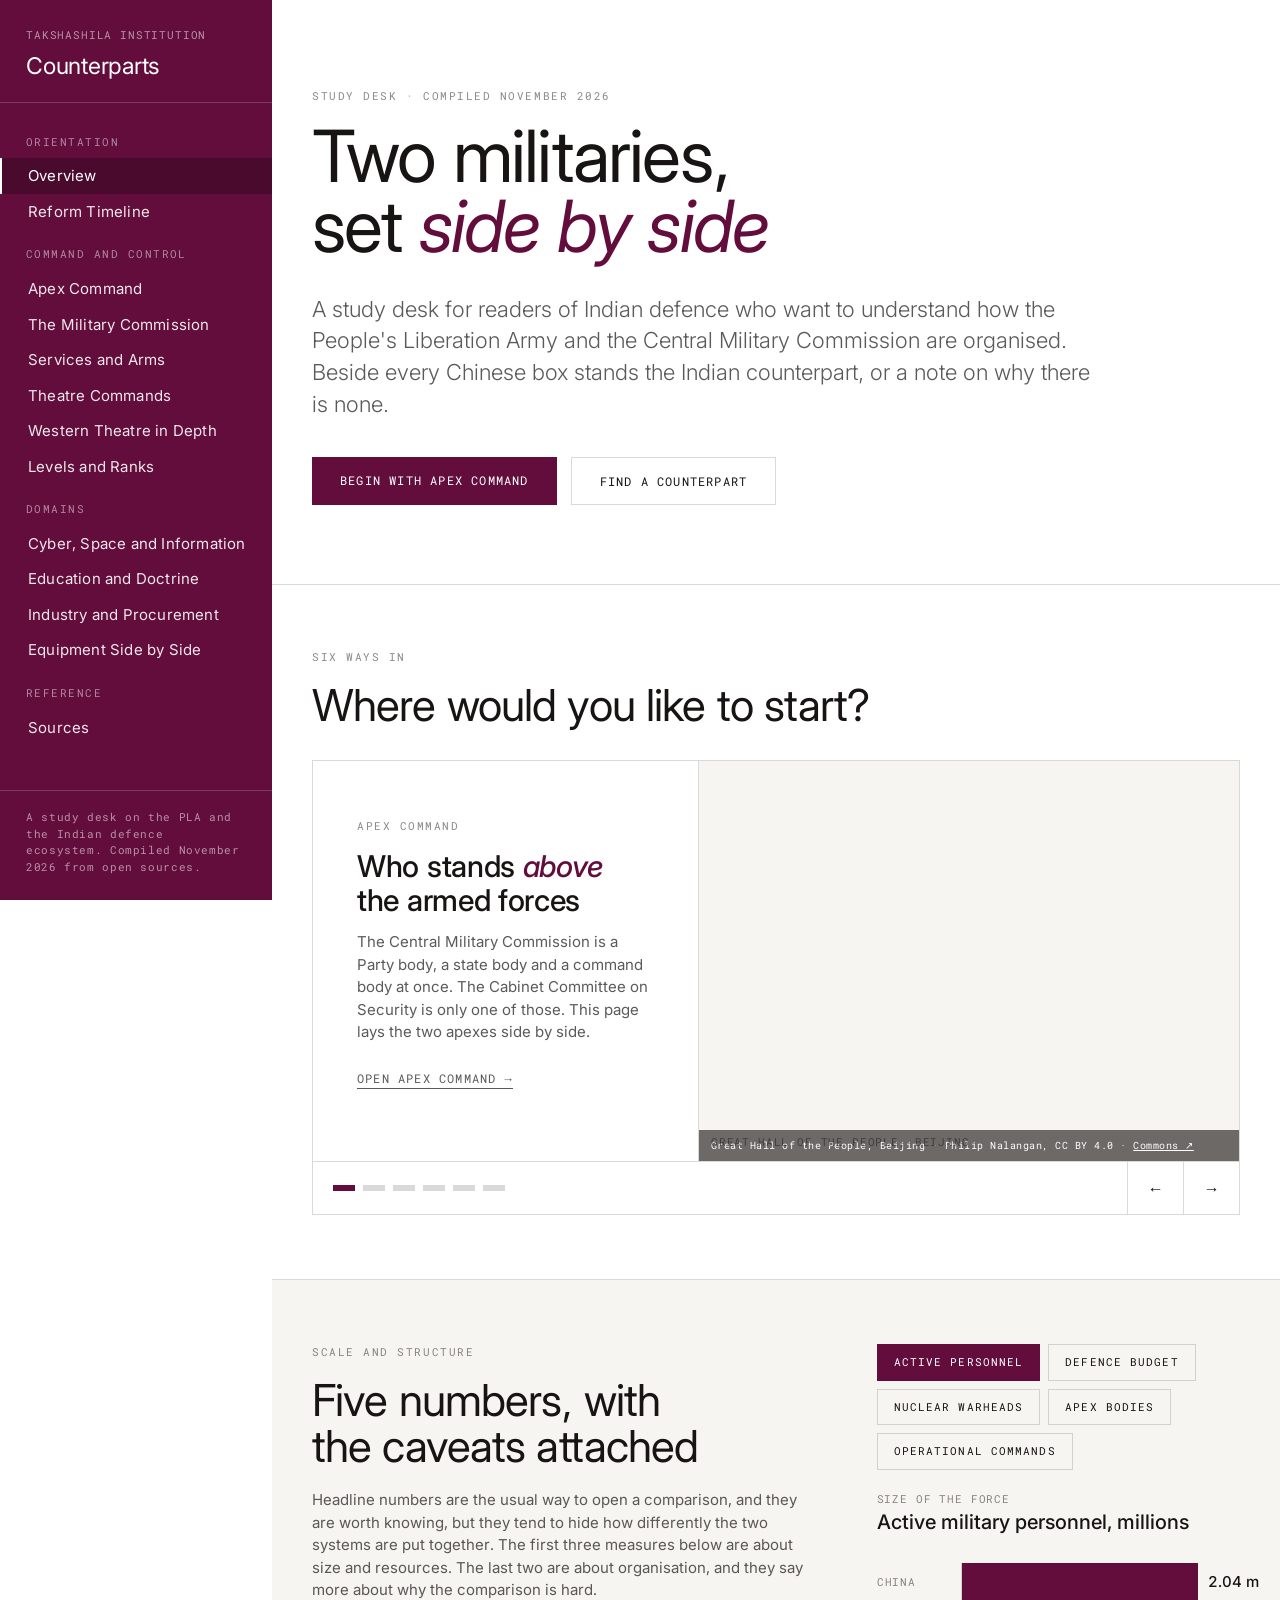
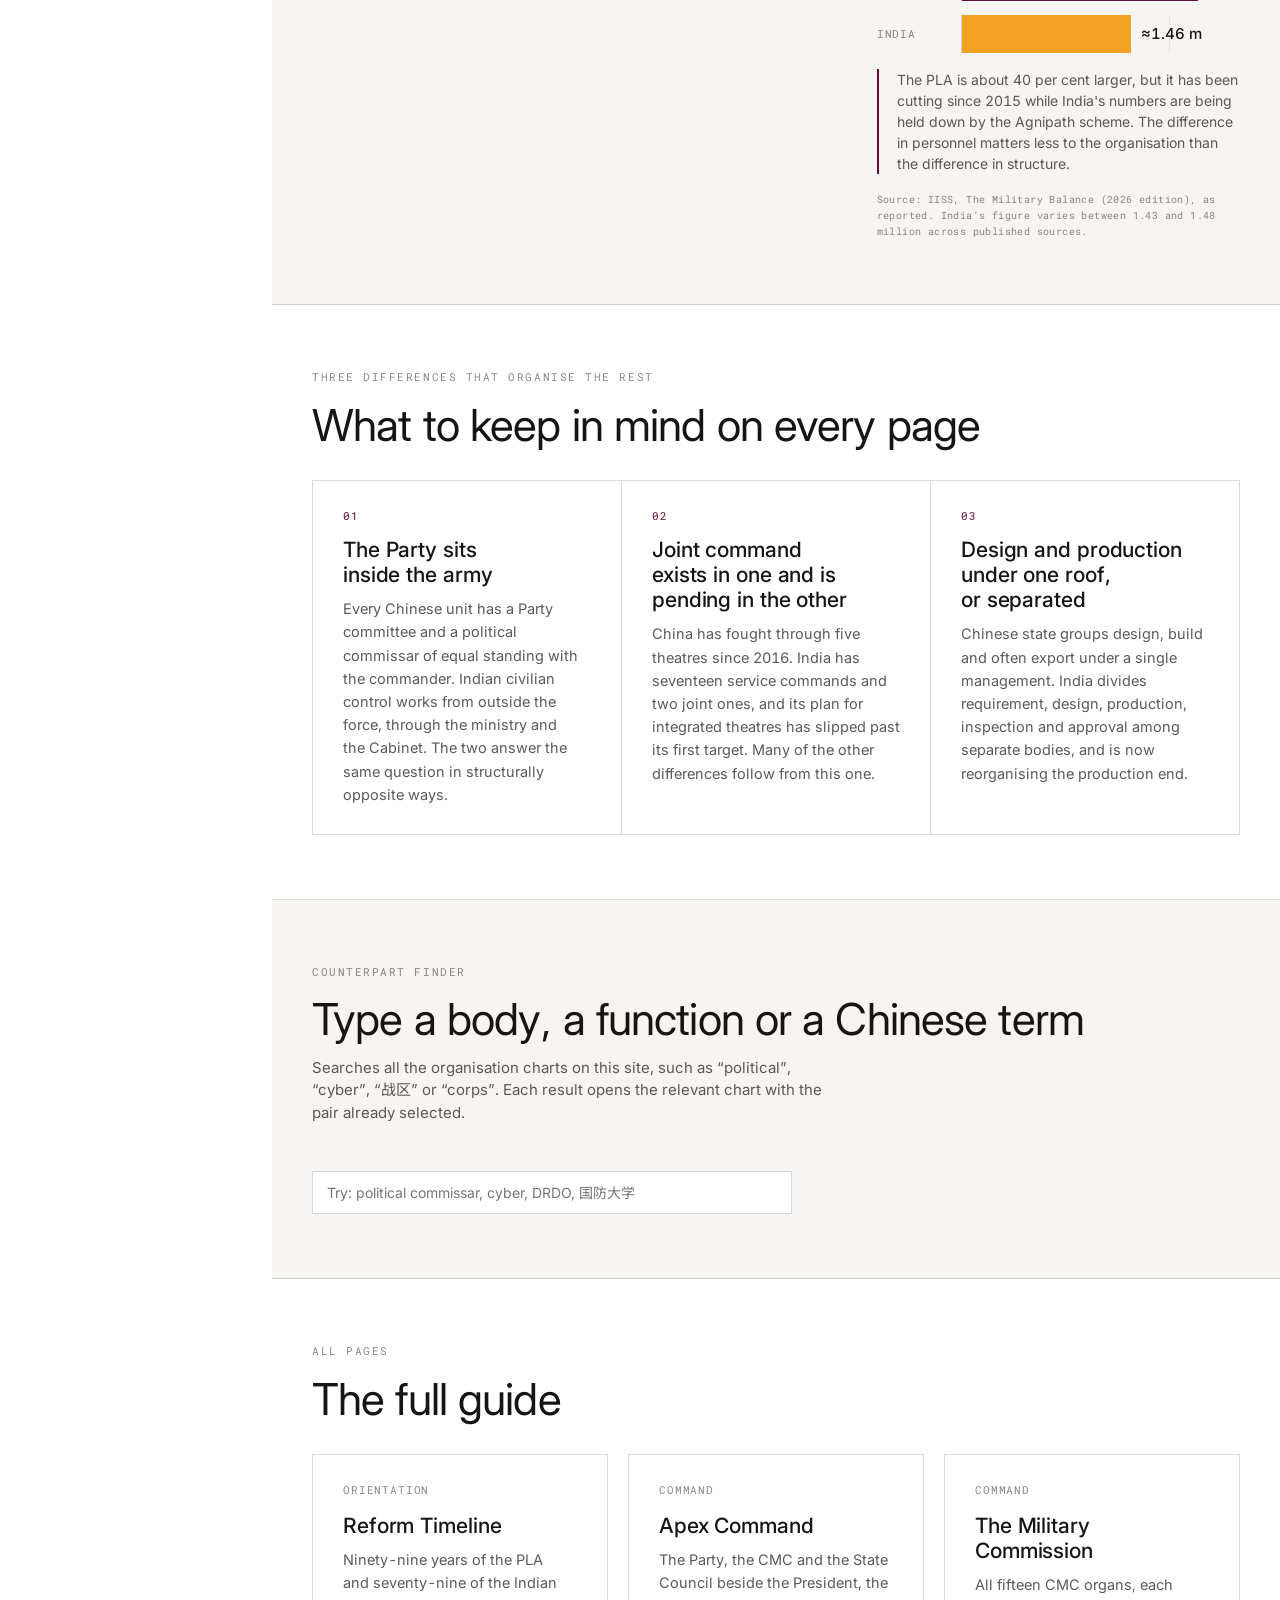
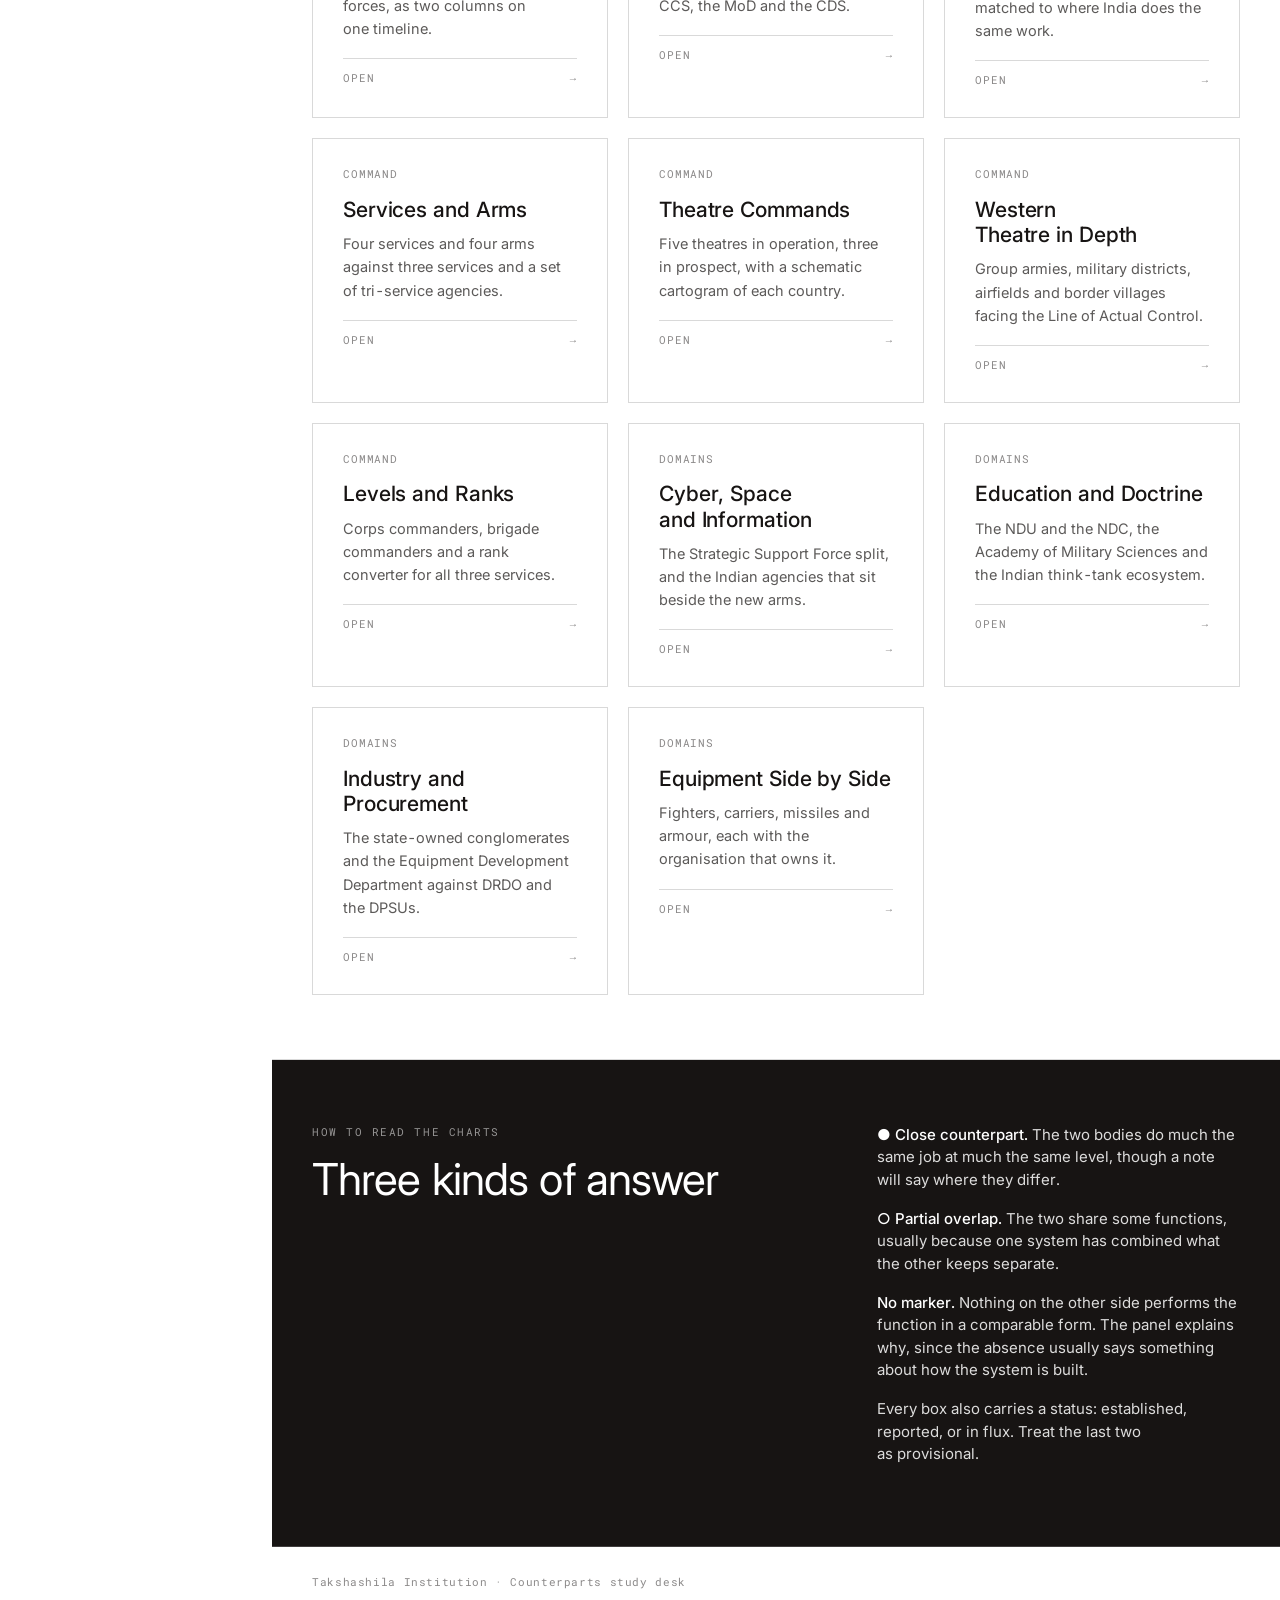
<file: index.html>
<!doctype html>
<html lang="en-GB">
<head>
<meta charset="utf-8">
<meta name="viewport" content="width=device-width, initial-scale=1">
<title>Overview · Counterparts</title>
<meta name="description" content="A study desk comparing the organisation of the Chinese PLA and Central Military Commission with the Indian defence ecosystem.">
<link rel="preconnect" href="https://fonts.googleapis.com">
<link rel="preconnect" href="https://fonts.gstatic.com" crossorigin>
<link href="https://fonts.googleapis.com/css2?family=Inter:wght@300;400;500;600&family=Roboto+Mono:wght@400&family=Noto+Sans+SC:wght@400&display=swap" rel="stylesheet">
<link rel="stylesheet" href="assets/style.css">
</head>
<body>
<main>

<header class="band" style="padding-top:88px"><div class="wrap">
<div class="eyebrow">Study desk · compiled November 2026</div>
<h1 class="display" style="max-width:13ch">Two militaries, set <em>side by side</em></h1>
<p class="lede" style="margin-top:32px">A study desk for readers of Indian defence who want to understand how the People's Liberation Army and the Central Military Commission are organised. Beside every Chinese box stands the Indian counterpart, or a note on why there is none.</p>
<p style="margin-top:36px;display:flex;gap:14px;flex-wrap:wrap"><a class="btn" href="apex.html">Begin with apex command</a><a class="btn ghost" href="#finder">Find a counterpart</a></p>
</div></header>

<section class="band"><div class="wrap">
<div class="sec-head"><div><div class="eyebrow">Six ways in</div><h2 class="h-sec">Where would you like to start?</h2></div></div>
<div id="car"></div></div></section>

<section class="band deep"><div class="wrap">
<div class="split" style="align-items:start">
<div>
<div class="eyebrow">Scale and structure</div>
<h2 class="h-sec" style="margin-bottom:20px">Five numbers, with the caveats attached</h2>
<div class="prose"><p>Headline numbers are the usual way to open a comparison, and they are worth knowing, but they tend to hide how differently the two systems are put together. The first three measures below are about size and resources. The last two are about organisation, and they say more about why the comparison is hard.</p></div>
</div>
<div id="chart"></div>
</div></div></section>

<section class="band"><div class="wrap">
<div class="sec-head"><div><div class="eyebrow">Three differences that organise the rest</div><h2 class="h-sec">What to keep in mind on every page</h2></div></div>
<div class="rgrid c3">
<a class="cell" href="ladder.html"><div class="meta" style="color:var(--wine)">01</div><h3 class="h-card" style="margin:12px 0 10px">The Party sits inside the army</h3><p style="color:var(--ink-70);font-size:14.5px;line-height:1.6;margin:0">Every Chinese unit has a Party committee and a political commissar of equal standing with the commander. Indian civilian control works from outside the force, through the ministry and the Cabinet. The two answer the same question in structurally opposite ways.</p></a>
<a class="cell" href="theatres.html"><div class="meta" style="color:var(--wine)">02</div><h3 class="h-card" style="margin:12px 0 10px">Joint command exists in one and is pending in the other</h3><p style="color:var(--ink-70);font-size:14.5px;line-height:1.6;margin:0">China has fought through five theatres since 2016. India has seventeen service commands and two joint ones, and its plan for integrated theatres has slipped past its first target. Many of the other differences follow from this one.</p></a>
<a class="cell" href="industry.html"><div class="meta" style="color:var(--wine)">03</div><h3 class="h-card" style="margin:12px 0 10px">Design and production under one roof, or separated</h3><p style="color:var(--ink-70);font-size:14.5px;line-height:1.6;margin:0">Chinese state groups design, build and often export under a single management. India divides requirement, design, production, inspection and approval among separate bodies, and is now reorganising the production end.</p></a>
</div></div></section>

<section class="band deep" id="finder"><div class="wrap">
<div class="sec-head"><div><div class="eyebrow">Counterpart finder</div><h2 class="h-sec">Type a body, a function or a Chinese term</h2><p class="sub">Searches all the organisation charts on this site, such as &ldquo;political&rdquo;, &ldquo;cyber&rdquo;, &ldquo;战区&rdquo; or &ldquo;corps&rdquo;. Each result opens the relevant chart with the pair already selected.</p></div></div>
<input class="search" id="q" type="search" placeholder="Try: political commissar, cyber, DRDO, 国防大学" aria-label="Search counterparts">
<div id="results" class="rows" style="margin-top:28px;display:none"></div>
<p id="rempty" class="meta" style="margin-top:20px;display:none">No matches. Try a shorter term.</p>
</div></section>

<section class="band"><div class="wrap">
<div class="sec-head"><div><div class="eyebrow">All pages</div><h2 class="h-sec">The full guide</h2></div></div>
<div class="cards"><a class="card" href="reforms.html"><span class="meta">Orientation</span><h3 class="h-card">Reform Timeline</h3><p>Ninety-nine years of the PLA and seventy-nine of the Indian forces, as two columns on one timeline.</p><div class="foot"><span>Open</span><span>→</span></div></a><a class="card" href="apex.html"><span class="meta">Command</span><h3 class="h-card">Apex Command</h3><p>The Party, the CMC and the State Council beside the President, the CCS, the MoD and the CDS.</p><div class="foot"><span>Open</span><span>→</span></div></a><a class="card" href="cmc.html"><span class="meta">Command</span><h3 class="h-card">The Military Commission</h3><p>All fifteen CMC organs, each matched to where India does the same work.</p><div class="foot"><span>Open</span><span>→</span></div></a><a class="card" href="services.html"><span class="meta">Command</span><h3 class="h-card">Services and Arms</h3><p>Four services and four arms against three services and a set of tri-service agencies.</p><div class="foot"><span>Open</span><span>→</span></div></a><a class="card" href="theatres.html"><span class="meta">Command</span><h3 class="h-card">Theatre Commands</h3><p>Five theatres in operation, three in prospect, with a schematic cartogram of each country.</p><div class="foot"><span>Open</span><span>→</span></div></a><a class="card" href="western.html"><span class="meta">Command</span><h3 class="h-card">Western Theatre in Depth</h3><p>Group armies, military districts, airfields and border villages facing the Line of Actual Control.</p><div class="foot"><span>Open</span><span>→</span></div></a><a class="card" href="ladder.html"><span class="meta">Command</span><h3 class="h-card">Levels and Ranks</h3><p>Corps commanders, brigade commanders and a rank converter for all three services.</p><div class="foot"><span>Open</span><span>→</span></div></a><a class="card" href="cyber-space.html"><span class="meta">Domains</span><h3 class="h-card">Cyber, Space and Information</h3><p>The Strategic Support Force split, and the Indian agencies that sit beside the new arms.</p><div class="foot"><span>Open</span><span>→</span></div></a><a class="card" href="education.html"><span class="meta">Domains</span><h3 class="h-card">Education and Doctrine</h3><p>The NDU and the NDC, the Academy of Military Sciences and the Indian think-tank ecosystem.</p><div class="foot"><span>Open</span><span>→</span></div></a><a class="card" href="industry.html"><span class="meta">Domains</span><h3 class="h-card">Industry and Procurement</h3><p>The state-owned conglomerates and the Equipment Development Department against DRDO and the DPSUs.</p><div class="foot"><span>Open</span><span>→</span></div></a><a class="card" href="equipment.html"><span class="meta">Domains</span><h3 class="h-card">Equipment Side by Side</h3><p>Fighters, carriers, missiles and armour, each with the organisation that owns it.</p><div class="foot"><span>Open</span><span>→</span></div></a></div></div></section>

<section class="band ink"><div class="wrap"><div class="split">
<div><div class="eyebrow">How to read the charts</div><h2 class="h-sec" style="color:#fff">Three kinds of answer</h2></div>
<div class="prose" style="color:rgba(255,255,255,0.85)">
<p><strong style="color:#fff">● Close counterpart.</strong> The two bodies do much the same job at much the same level, though a note will say where they differ.</p>
<p><strong style="color:#fff">○ Partial overlap.</strong> The two share some functions, usually because one system has combined what the other keeps separate.</p>
<p><strong style="color:#fff">No marker.</strong> Nothing on the other side performs the function in a comparable form. The panel explains why, since the absence usually says something about how the system is built.</p>
<p>Every box also carries a status: established, reported, or in flux. Treat the last two as provisional.</p></div>
</div></div></section>

</main>
<script src="assets/app.js"></script>
<script src="assets/data-apex.js"></script>
<script src="assets/data-forces.js"></script>
<script src="assets/data-domains.js"></script>
<script src="assets/data-misc.js"></script>

<script>

UI.Carousel(document.getElementById('car'),[
 {kicker:'Apex command',title:'Who stands <em>above</em> the armed forces',text:'The Central Military Commission is a Party body, a state body and a command body at once. The Cabinet Committee on Security is only one of those. This page lays the two apexes side by side.',img:'ghop',href:'apex.html',cta:'Open apex command'},
 {kicker:'The fifteen organs',title:'Where the Ministry of Defence <em>ends</em> and the CMC begins',text:'The Chinese ministry of defence is a narrow window, while the Indian ministry runs policy, budget and procurement. Most of what the Indian ministry does is done in China by fifteen CMC organs.',img:'southblock',href:'cmc.html',cta:'Open the CMC organs'},
 {kicker:'Services and arms',title:'Eight forces against <em>three</em>',text:'Four services and four arms in China, with cyber, space and information forces of theatre grade. In India, three services and a set of tri-service agencies led by two-star officers.',img:'fujian',href:'services.html',cta:'Open services and arms'},
 {kicker:'The front',title:'The Western Theatre, <em>unit</em> by unit',text:'One command in Chengdu faces the whole Line of Actual Control, and three Indian Army commands and three Air commands face it in turn.',img:'chengdu',href:'western.html',cta:'Open the Western Theatre'},
 {kicker:'Corps commanders and below',title:'A group army is nearly a corps, <em>but not quite</em>',text:'The two armies count levels of command differently. This page aligns them and includes a rank converter for all three services.',img:'leh',href:'ladder.html',cta:'Open levels and ranks'},
 {kicker:'Equipment',title:'Platforms, and the <em>organisation</em> that owns each',text:'Fighters, carriers, submarines, missiles and armour. The interest lies in who commands them and who built them, more than in which is bigger.',img:'j20',href:'equipment.html',cta:'Open equipment'}
]);
UI.BarChart(document.getElementById('chart'), DATA.charts);

/* counterpart finder */
const PG={apex:['apex.html','Apex Command'],cmc:['cmc.html','The Military Commission'],services:['services.html','Services and Arms'],theatres:['theatres.html','Theatre Commands'],western:['western.html','Western Theatre'],cyber:['cyber-space.html','Cyber, Space and Information'],education:['education.html','Education and Doctrine'],industry:['industry.html','Industry and Procurement']};
const idx=[];
Object.entries(PAIRS).forEach(([k,cfg])=>{
  const map={},all=[];
  const walk=(l,side)=>l.forEach(n=>{map[n.id]=n;n._side=side;n._k=k;all.push(n);if(n.ch&&n.ch.length)walk(n.ch,side);});
  walk(cfg.india,'India');walk(cfg.china,'China');
  cfg.links.forEach(([a,b,t,note])=>{(map[a]._l=map[a]._l||[]).push({o:map[b],t});(map[b]._l=map[b]._l||[]).push({o:map[a],t});});
  all.forEach(n=>idx.push(n));
});
const q=document.getElementById('q'),res=document.getElementById('results'),em=document.getElementById('rempty');
function run(){
  const v=q.value.trim().toLowerCase();
  if(v.length<2){res.style.display='none';em.style.display='none';return;}
  const hits=idx.filter(n=>(n.n+' '+(n.zh||'')+' '+(n.py||'')+' '+(n.d||'')).toLowerCase().includes(v)).sort((a,b)=>(b.n.toLowerCase().includes(v)?1:0)-(a.n.toLowerCase().includes(v)?1:0)).slice(0,14);
  res.style.display=hits.length?'block':'none';em.style.display=hits.length?'none':'block';
  res.innerHTML=hits.map(n=>{const l=n._l||[];const cp=l.length?l.slice(0,2).map(x=>(x.t==='d'?'● ':'○ ')+esc(x.o.n)).join('  ·  '):'No direct counterpart';
    return `<a href="${PG[n._k][0]}#${n.id}" style="text-decoration:none"><span><span class="tag ${n._side==='China'?'wine':''}" style="margin-right:10px">${n._side}</span>${esc(n.n)}${n.zh?` <span class="zh" style="color:var(--ink-50);font-size:13px">${esc(n.zh)}</span>`:''}<br><span style="font-size:13px;color:var(--ink-70)">${cp}</span></span><span class="meta">${PG[n._k][1]} →</span></a>`}).join('');
}
q.addEventListener('input',run);

</script>
</body>
</html>
</file>
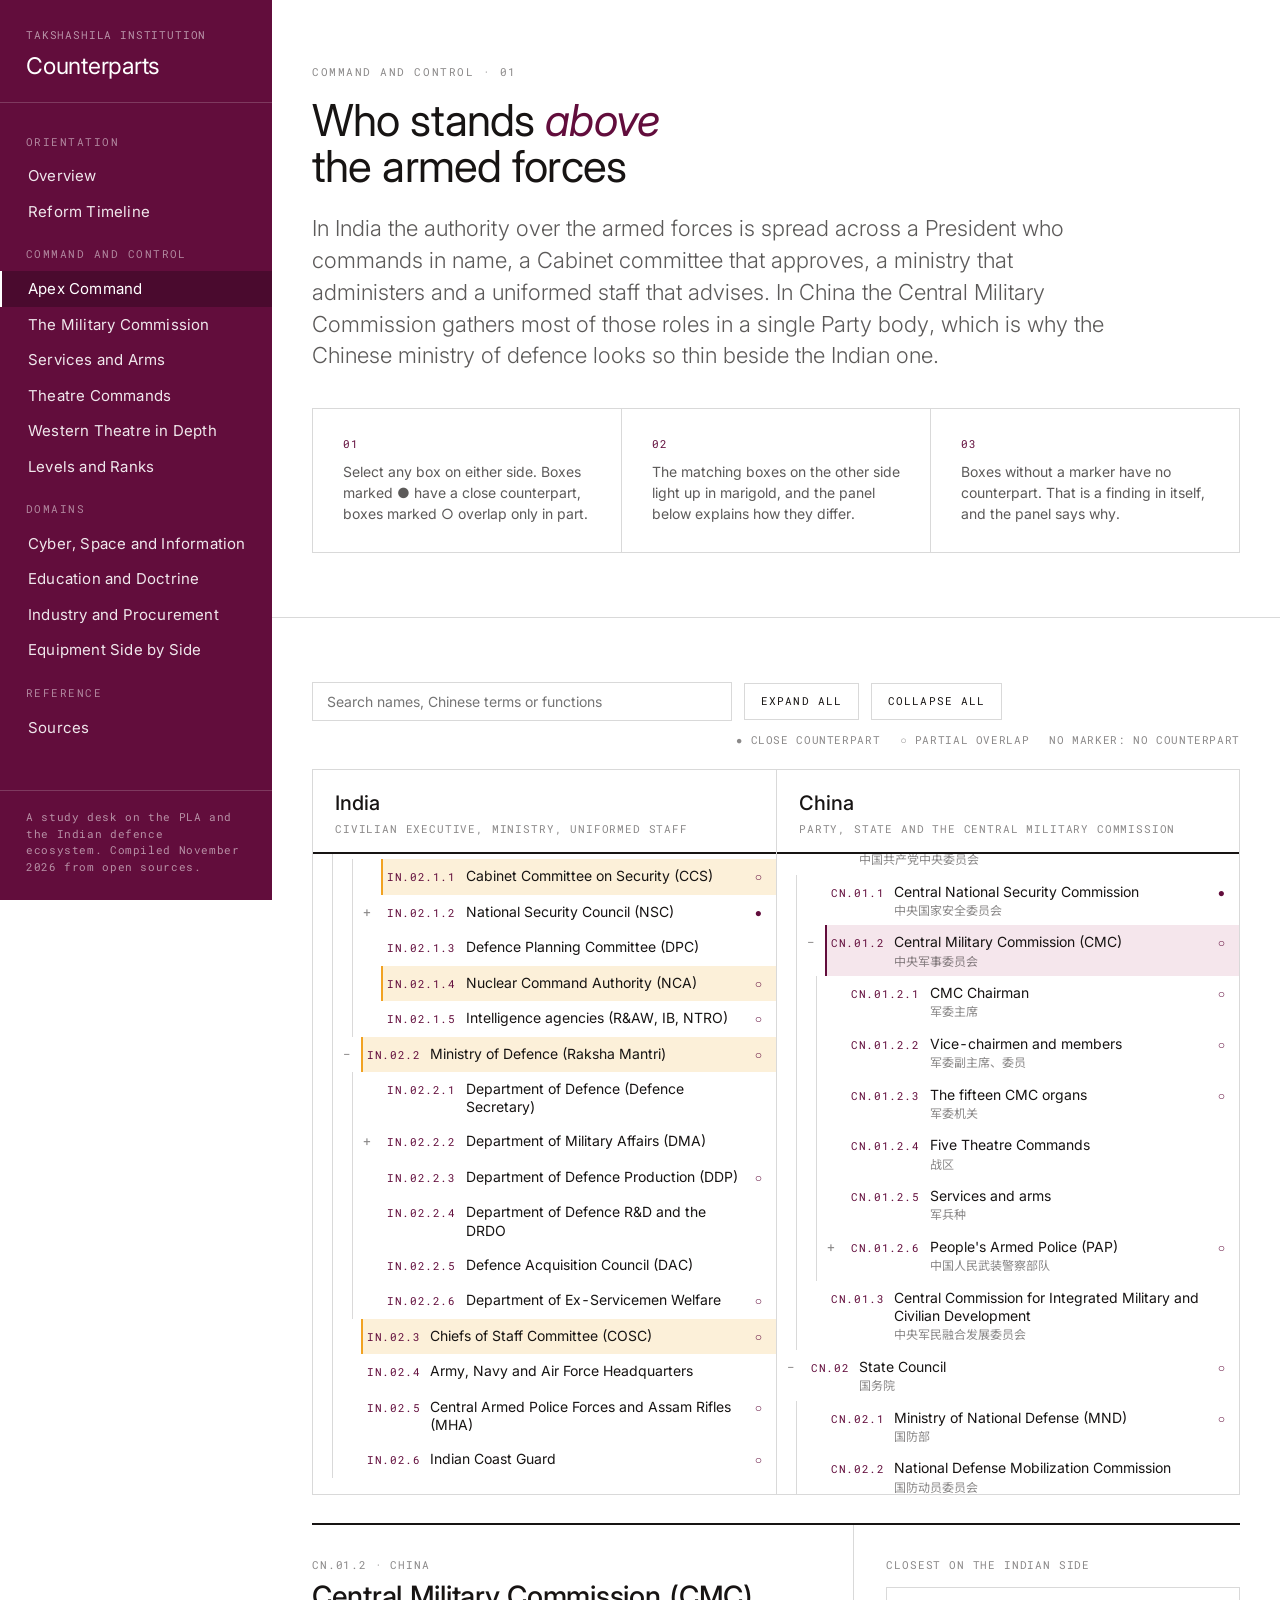
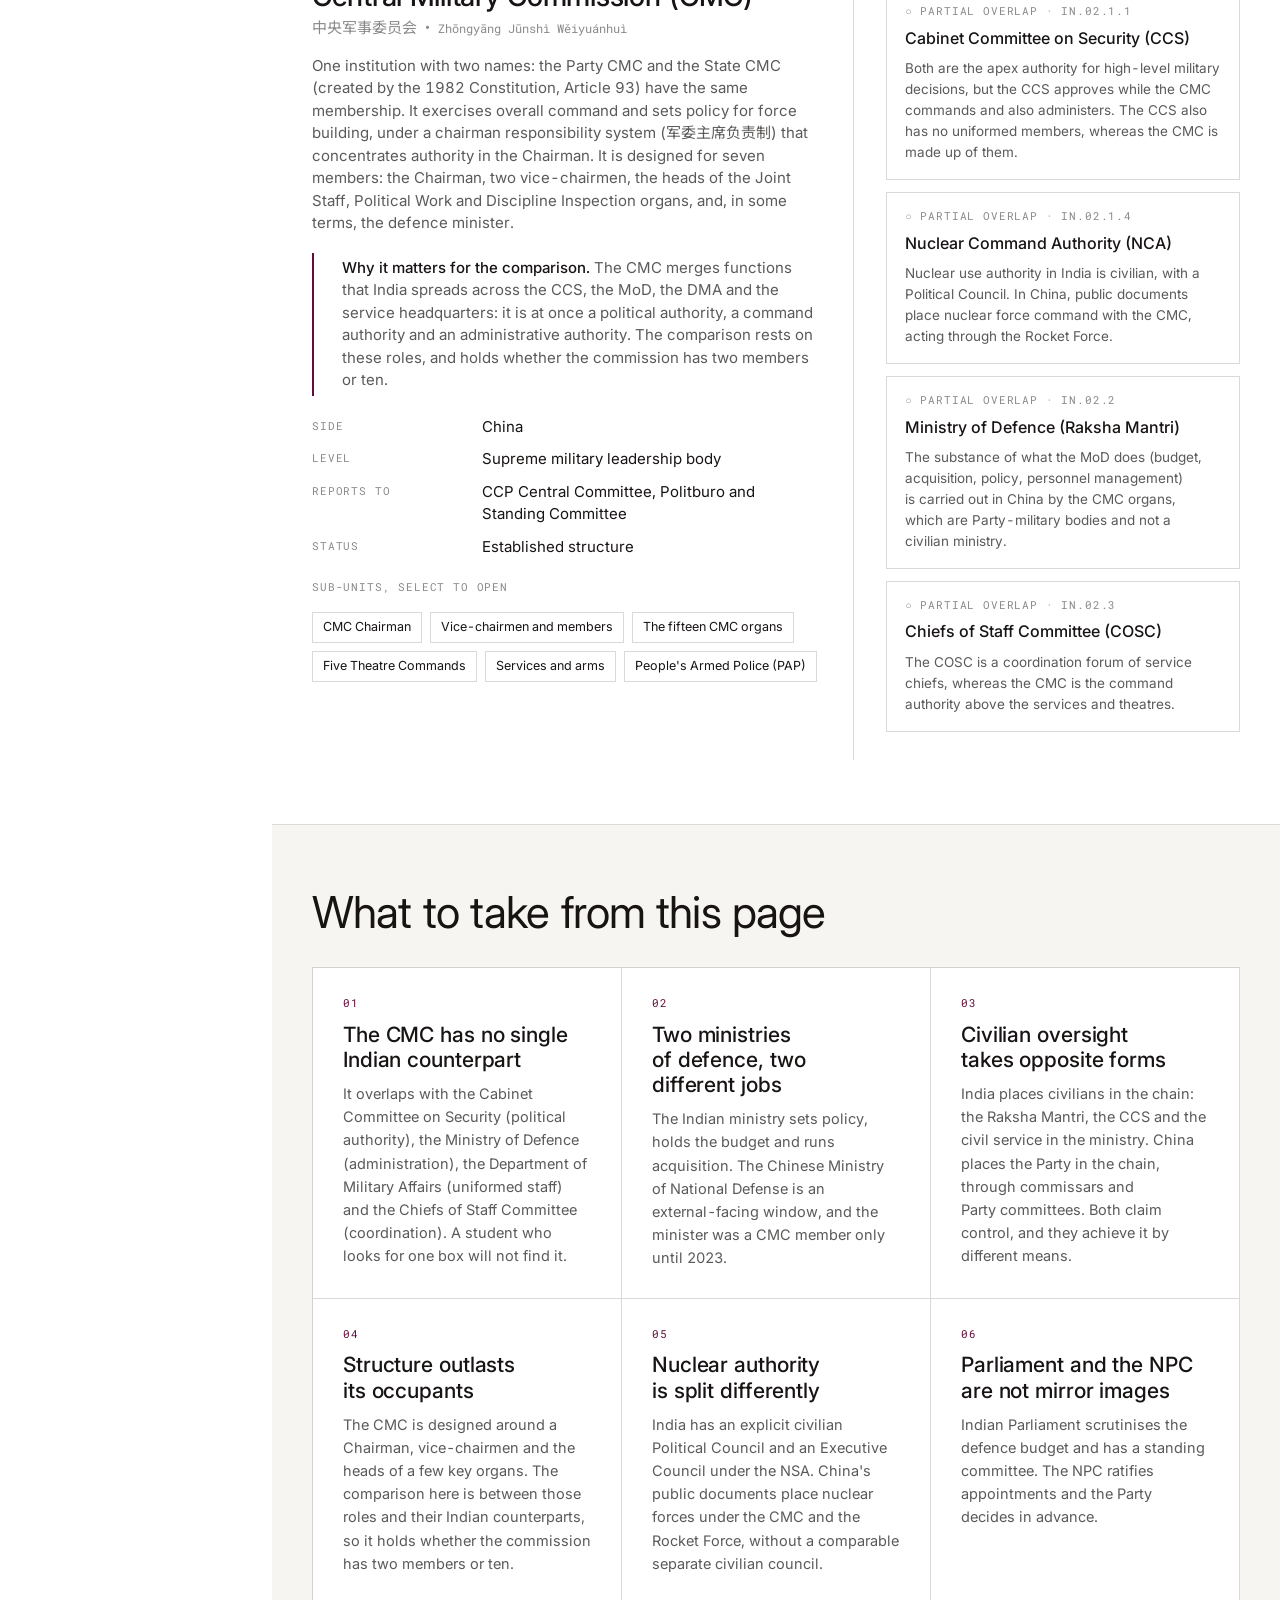
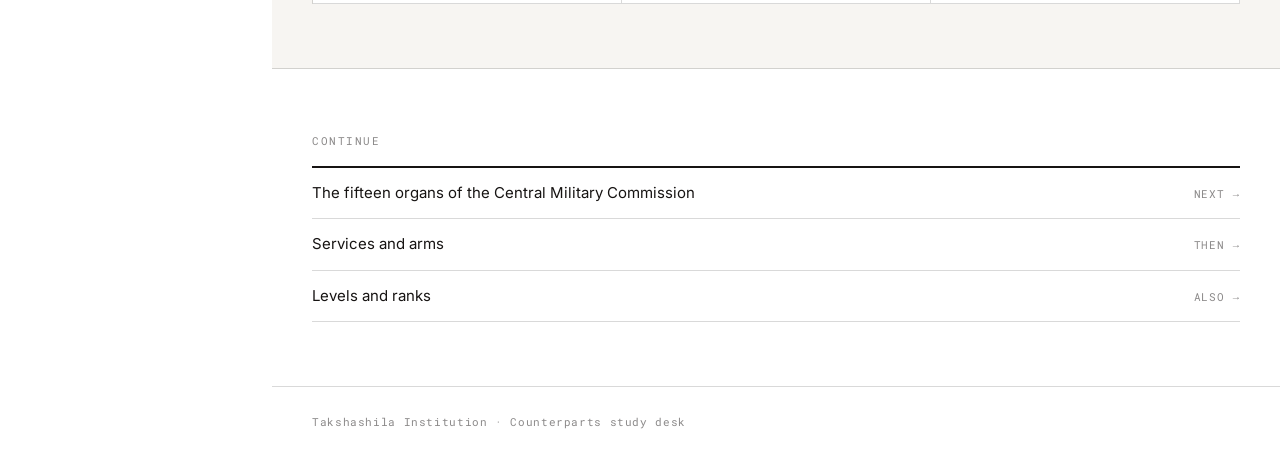
<file: apex.html>
<!doctype html>
<html lang="en-GB">
<head>
<meta charset="utf-8">
<meta name="viewport" content="width=device-width, initial-scale=1">
<title>Apex Command · Counterparts</title>
<meta name="description" content="Compares the apex of command in China (Party, CMC, State Council) with India (Cabinet Committee on Security, MoD, CDS).">
<link rel="preconnect" href="https://fonts.googleapis.com">
<link rel="preconnect" href="https://fonts.gstatic.com" crossorigin>
<link href="https://fonts.googleapis.com/css2?family=Inter:wght@300;400;500;600&family=Roboto+Mono:wght@400&family=Noto+Sans+SC:wght@400&display=swap" rel="stylesheet">
<link rel="stylesheet" href="assets/style.css">
</head>
<body>
<main>
<header class="band"><div class="wrap">
<div class="eyebrow">Command and control · 01</div>
<h1 class="h-sec" style="max-width:20ch">Who stands <em>above</em> the armed forces</h1>
<p class="lede" style="margin-top:24px">In India the authority over the armed forces is spread across a President who commands in name, a Cabinet committee that approves, a ministry that administers and a uniformed staff that advises. In China the Central Military Commission gathers most of those roles in a single Party body, which is why the Chinese ministry of defence looks so thin beside the Indian one.</p><div class="rgrid c3" style="margin-top:36px;max-width:980px">
<div><div class="meta" style="color:var(--wine)">01</div><p style="margin:8px 0 0;font-size:14px;color:var(--ink-70)">Select any box on either side. Boxes marked ● have a close counterpart, boxes marked ○ overlap only in part.</p></div>
<div><div class="meta" style="color:var(--wine)">02</div><p style="margin:8px 0 0;font-size:14px;color:var(--ink-70)">The matching boxes on the other side light up in marigold, and the panel below explains how they differ.</p></div>
<div><div class="meta" style="color:var(--wine)">03</div><p style="margin:8px 0 0;font-size:14px;color:var(--ink-70)">Boxes without a marker have no counterpart. That is a finding in itself, and the panel says why.</p></div>
</div>
</div></header><section class="band"><div class="wrap"><div id="tree"></div></div></section><section class="band deep"><div class="wrap">
<div class="sec-head"><h2 class="h-sec">What to take from this page</h2></div>
<div class="rgrid c3"><div class="kpi"><div class="meta" style="color:var(--wine)">01</div><h3 class="h-card" style="margin:10px 0 10px">The CMC has no single Indian counterpart</h3><p style="color:var(--ink-70);font-size:14.5px;line-height:1.6;margin:0">It overlaps with the Cabinet Committee on Security (political authority), the Ministry of Defence (administration), the Department of Military Affairs (uniformed staff) and the Chiefs of Staff Committee (coordination). A student who looks for one box will not find it.</p></div><div class="kpi"><div class="meta" style="color:var(--wine)">02</div><h3 class="h-card" style="margin:10px 0 10px">Two ministries of defence, two different jobs</h3><p style="color:var(--ink-70);font-size:14.5px;line-height:1.6;margin:0">The Indian ministry sets policy, holds the budget and runs acquisition. The Chinese Ministry of National Defense is an external-facing window, and the minister was a CMC member only until 2023.</p></div><div class="kpi"><div class="meta" style="color:var(--wine)">03</div><h3 class="h-card" style="margin:10px 0 10px">Civilian oversight takes opposite forms</h3><p style="color:var(--ink-70);font-size:14.5px;line-height:1.6;margin:0">India places civilians in the chain: the Raksha Mantri, the CCS and the civil service in the ministry. China places the Party in the chain, through commissars and Party committees. Both claim control, and they achieve it by different means.</p></div><div class="kpi"><div class="meta" style="color:var(--wine)">04</div><h3 class="h-card" style="margin:10px 0 10px">Structure outlasts its occupants</h3><p style="color:var(--ink-70);font-size:14.5px;line-height:1.6;margin:0">The CMC is designed around a Chairman, vice-chairmen and the heads of a few key organs. The comparison here is between those roles and their Indian counterparts, so it holds whether the commission has two members or ten.</p></div><div class="kpi"><div class="meta" style="color:var(--wine)">05</div><h3 class="h-card" style="margin:10px 0 10px">Nuclear authority is split differently</h3><p style="color:var(--ink-70);font-size:14.5px;line-height:1.6;margin:0">India has an explicit civilian Political Council and an Executive Council under the NSA. China's public documents place nuclear forces under the CMC and the Rocket Force, without a comparable separate civilian council.</p></div><div class="kpi"><div class="meta" style="color:var(--wine)">06</div><h3 class="h-card" style="margin:10px 0 10px">Parliament and the NPC are not mirror images</h3><p style="color:var(--ink-70);font-size:14.5px;line-height:1.6;margin:0">Indian Parliament scrutinises the defence budget and has a standing committee. The NPC ratifies appointments and the Party decides in advance.</p></div></div></div></section><section class="band"><div class="wrap"><div class="eyebrow">Continue</div><div class="rows"><a href="cmc.html" style="text-decoration:none"><span>The fifteen organs of the Central Military Commission</span><span class="meta">Next →</span></a><a href="services.html" style="text-decoration:none"><span>Services and arms</span><span class="meta">Then →</span></a><a href="ladder.html" style="text-decoration:none"><span>Levels and ranks</span><span class="meta">Also →</span></a></div></div></section>
</main>
<script src="assets/app.js"></script>
<script src="assets/data-apex.js"></script>

<script>
UI.PairedTree(document.getElementById('tree'), PAIRS.apex);
</script>
</body>
</html>
</file>
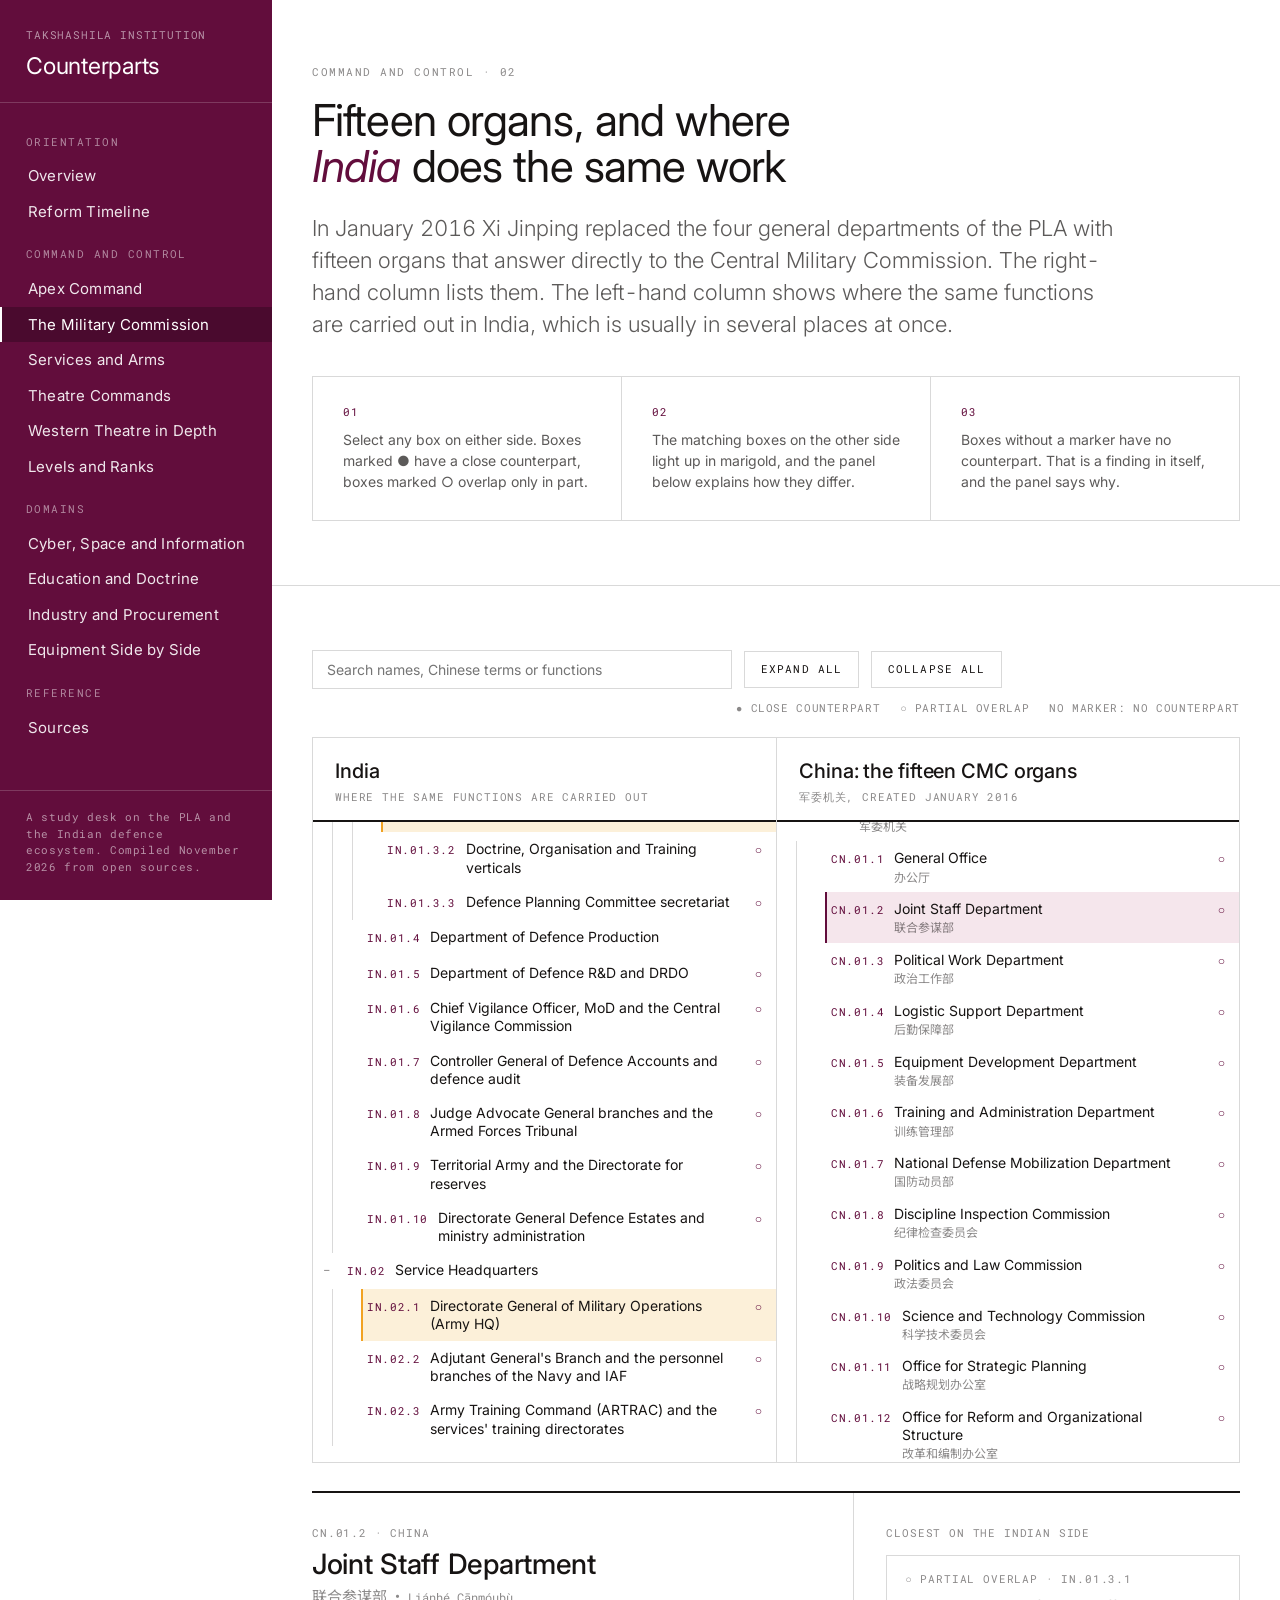
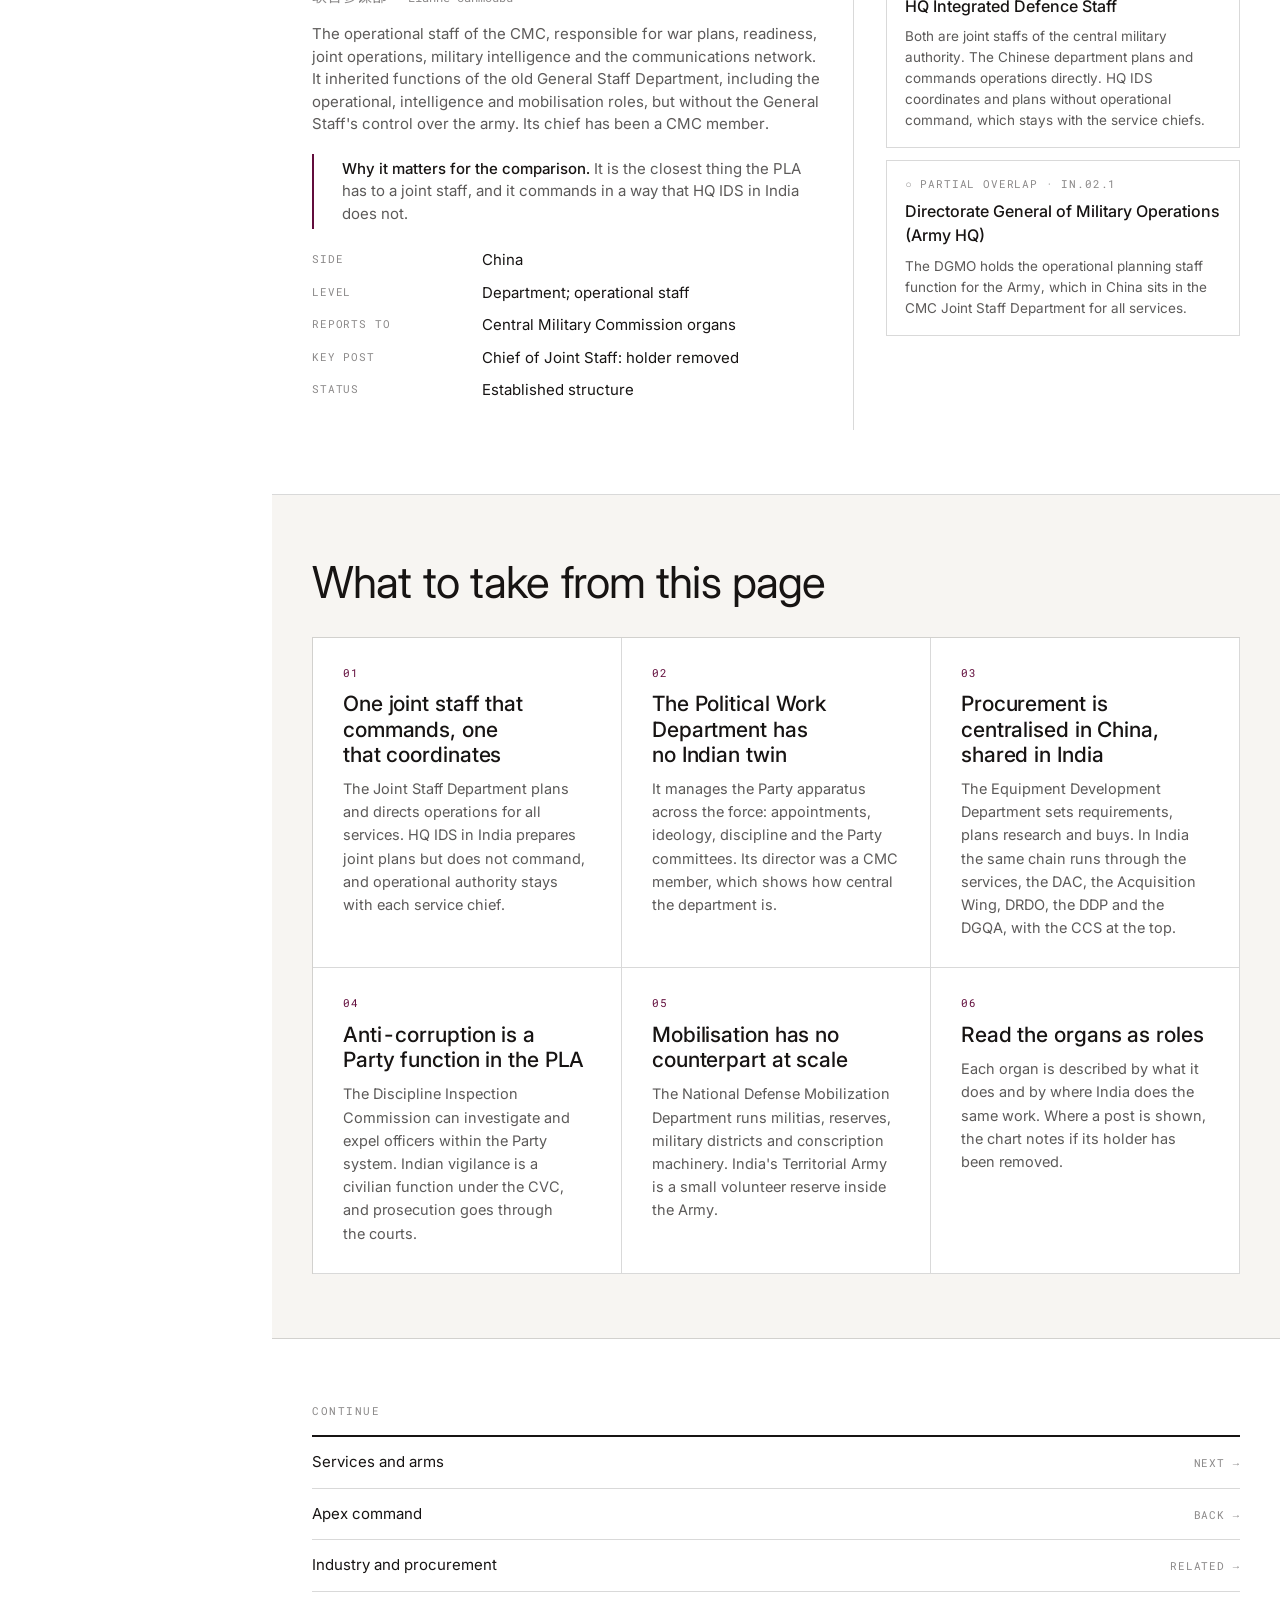
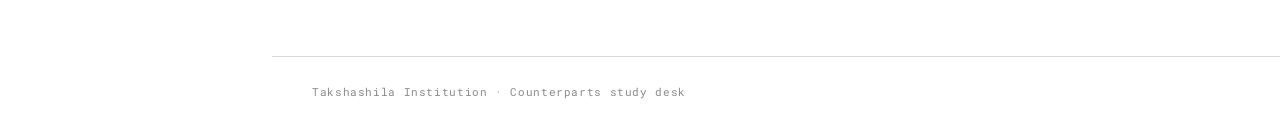
<file: cmc.html>
<!doctype html>
<html lang="en-GB">
<head>
<meta charset="utf-8">
<meta name="viewport" content="width=device-width, initial-scale=1">
<title>The Military Commission · Counterparts</title>
<meta name="description" content="The fifteen organs of the CMC mapped against where the same functions sit in the Indian Ministry of Defence and Service Headquarters.">
<link rel="preconnect" href="https://fonts.googleapis.com">
<link rel="preconnect" href="https://fonts.gstatic.com" crossorigin>
<link href="https://fonts.googleapis.com/css2?family=Inter:wght@300;400;500;600&family=Roboto+Mono:wght@400&family=Noto+Sans+SC:wght@400&display=swap" rel="stylesheet">
<link rel="stylesheet" href="assets/style.css">
</head>
<body>
<main>
<header class="band"><div class="wrap">
<div class="eyebrow">Command and control · 02</div>
<h1 class="h-sec" style="max-width:20ch">Fifteen organs, and where <em>India</em> does the same work</h1>
<p class="lede" style="margin-top:24px">In January 2016 Xi Jinping replaced the four general departments of the PLA with fifteen organs that answer directly to the Central Military Commission. The right-hand column lists them. The left-hand column shows where the same functions are carried out in India, which is usually in several places at once.</p><div class="rgrid c3" style="margin-top:36px;max-width:980px">
<div><div class="meta" style="color:var(--wine)">01</div><p style="margin:8px 0 0;font-size:14px;color:var(--ink-70)">Select any box on either side. Boxes marked ● have a close counterpart, boxes marked ○ overlap only in part.</p></div>
<div><div class="meta" style="color:var(--wine)">02</div><p style="margin:8px 0 0;font-size:14px;color:var(--ink-70)">The matching boxes on the other side light up in marigold, and the panel below explains how they differ.</p></div>
<div><div class="meta" style="color:var(--wine)">03</div><p style="margin:8px 0 0;font-size:14px;color:var(--ink-70)">Boxes without a marker have no counterpart. That is a finding in itself, and the panel says why.</p></div>
</div>
</div></header><section class="band"><div class="wrap"><div id="tree"></div></div></section><section class="band deep"><div class="wrap">
<div class="sec-head"><h2 class="h-sec">What to take from this page</h2></div>
<div class="rgrid c3"><div class="kpi"><div class="meta" style="color:var(--wine)">01</div><h3 class="h-card" style="margin:10px 0 10px">One joint staff that commands, one that coordinates</h3><p style="color:var(--ink-70);font-size:14.5px;line-height:1.6;margin:0">The Joint Staff Department plans and directs operations for all services. HQ IDS in India prepares joint plans but does not command, and operational authority stays with each service chief.</p></div><div class="kpi"><div class="meta" style="color:var(--wine)">02</div><h3 class="h-card" style="margin:10px 0 10px">The Political Work Department has no Indian twin</h3><p style="color:var(--ink-70);font-size:14.5px;line-height:1.6;margin:0">It manages the Party apparatus across the force: appointments, ideology, discipline and the Party committees. Its director was a CMC member, which shows how central the department is.</p></div><div class="kpi"><div class="meta" style="color:var(--wine)">03</div><h3 class="h-card" style="margin:10px 0 10px">Procurement is centralised in China, shared in India</h3><p style="color:var(--ink-70);font-size:14.5px;line-height:1.6;margin:0">The Equipment Development Department sets requirements, plans research and buys. In India the same chain runs through the services, the DAC, the Acquisition Wing, DRDO, the DDP and the DGQA, with the CCS at the top.</p></div><div class="kpi"><div class="meta" style="color:var(--wine)">04</div><h3 class="h-card" style="margin:10px 0 10px">Anti-corruption is a Party function in the PLA</h3><p style="color:var(--ink-70);font-size:14.5px;line-height:1.6;margin:0">The Discipline Inspection Commission can investigate and expel officers within the Party system. Indian vigilance is a civilian function under the CVC, and prosecution goes through the courts.</p></div><div class="kpi"><div class="meta" style="color:var(--wine)">05</div><h3 class="h-card" style="margin:10px 0 10px">Mobilisation has no counterpart at scale</h3><p style="color:var(--ink-70);font-size:14.5px;line-height:1.6;margin:0">The National Defense Mobilization Department runs militias, reserves, military districts and conscription machinery. India's Territorial Army is a small volunteer reserve inside the Army.</p></div><div class="kpi"><div class="meta" style="color:var(--wine)">06</div><h3 class="h-card" style="margin:10px 0 10px">Read the organs as roles</h3><p style="color:var(--ink-70);font-size:14.5px;line-height:1.6;margin:0">Each organ is described by what it does and by where India does the same work. Where a post is shown, the chart notes if its holder has been removed.</p></div></div></div></section><section class="band"><div class="wrap"><div class="eyebrow">Continue</div><div class="rows"><a href="services.html" style="text-decoration:none"><span>Services and arms</span><span class="meta">Next →</span></a><a href="apex.html" style="text-decoration:none"><span>Apex command</span><span class="meta">Back →</span></a><a href="industry.html" style="text-decoration:none"><span>Industry and procurement</span><span class="meta">Related →</span></a></div></div></section>
</main>
<script src="assets/app.js"></script>
<script src="assets/data-apex.js"></script>

<script>
UI.PairedTree(document.getElementById('tree'), PAIRS.cmc);
</script>
</body>
</html>
</file>
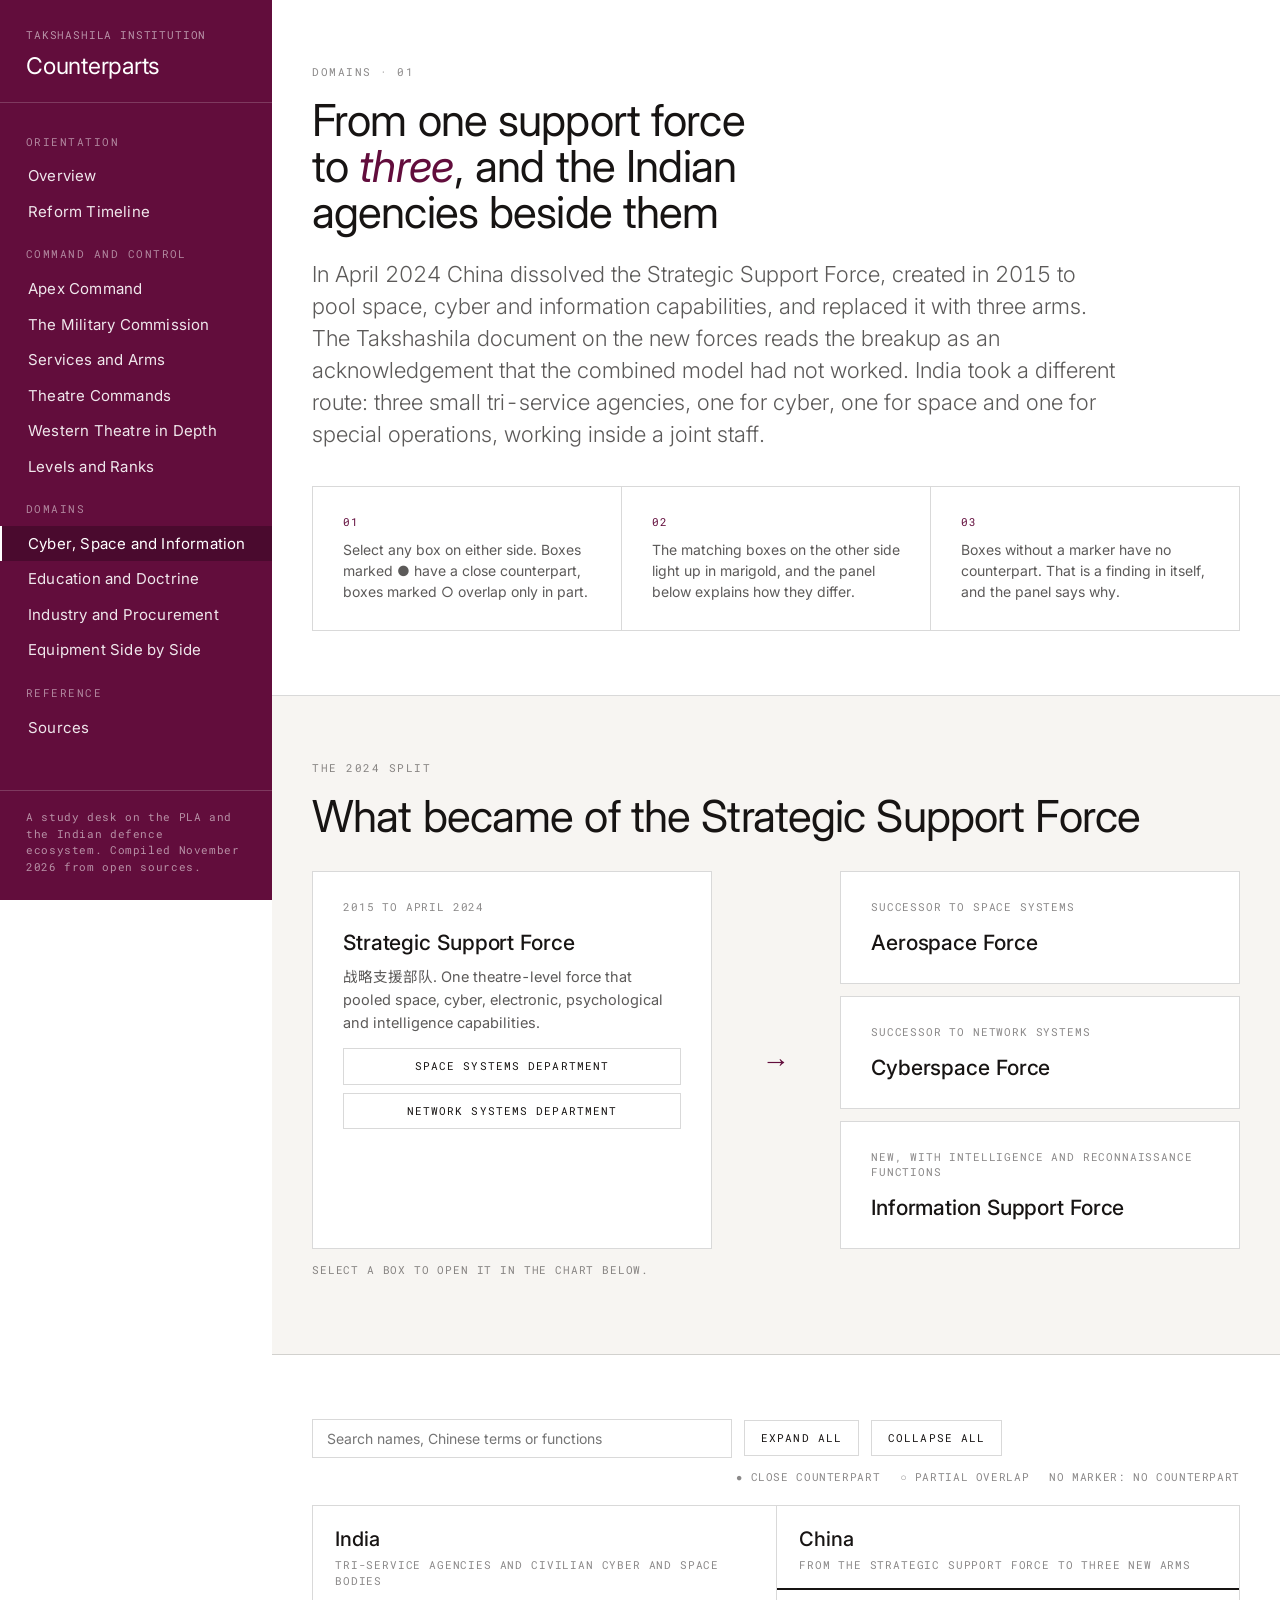
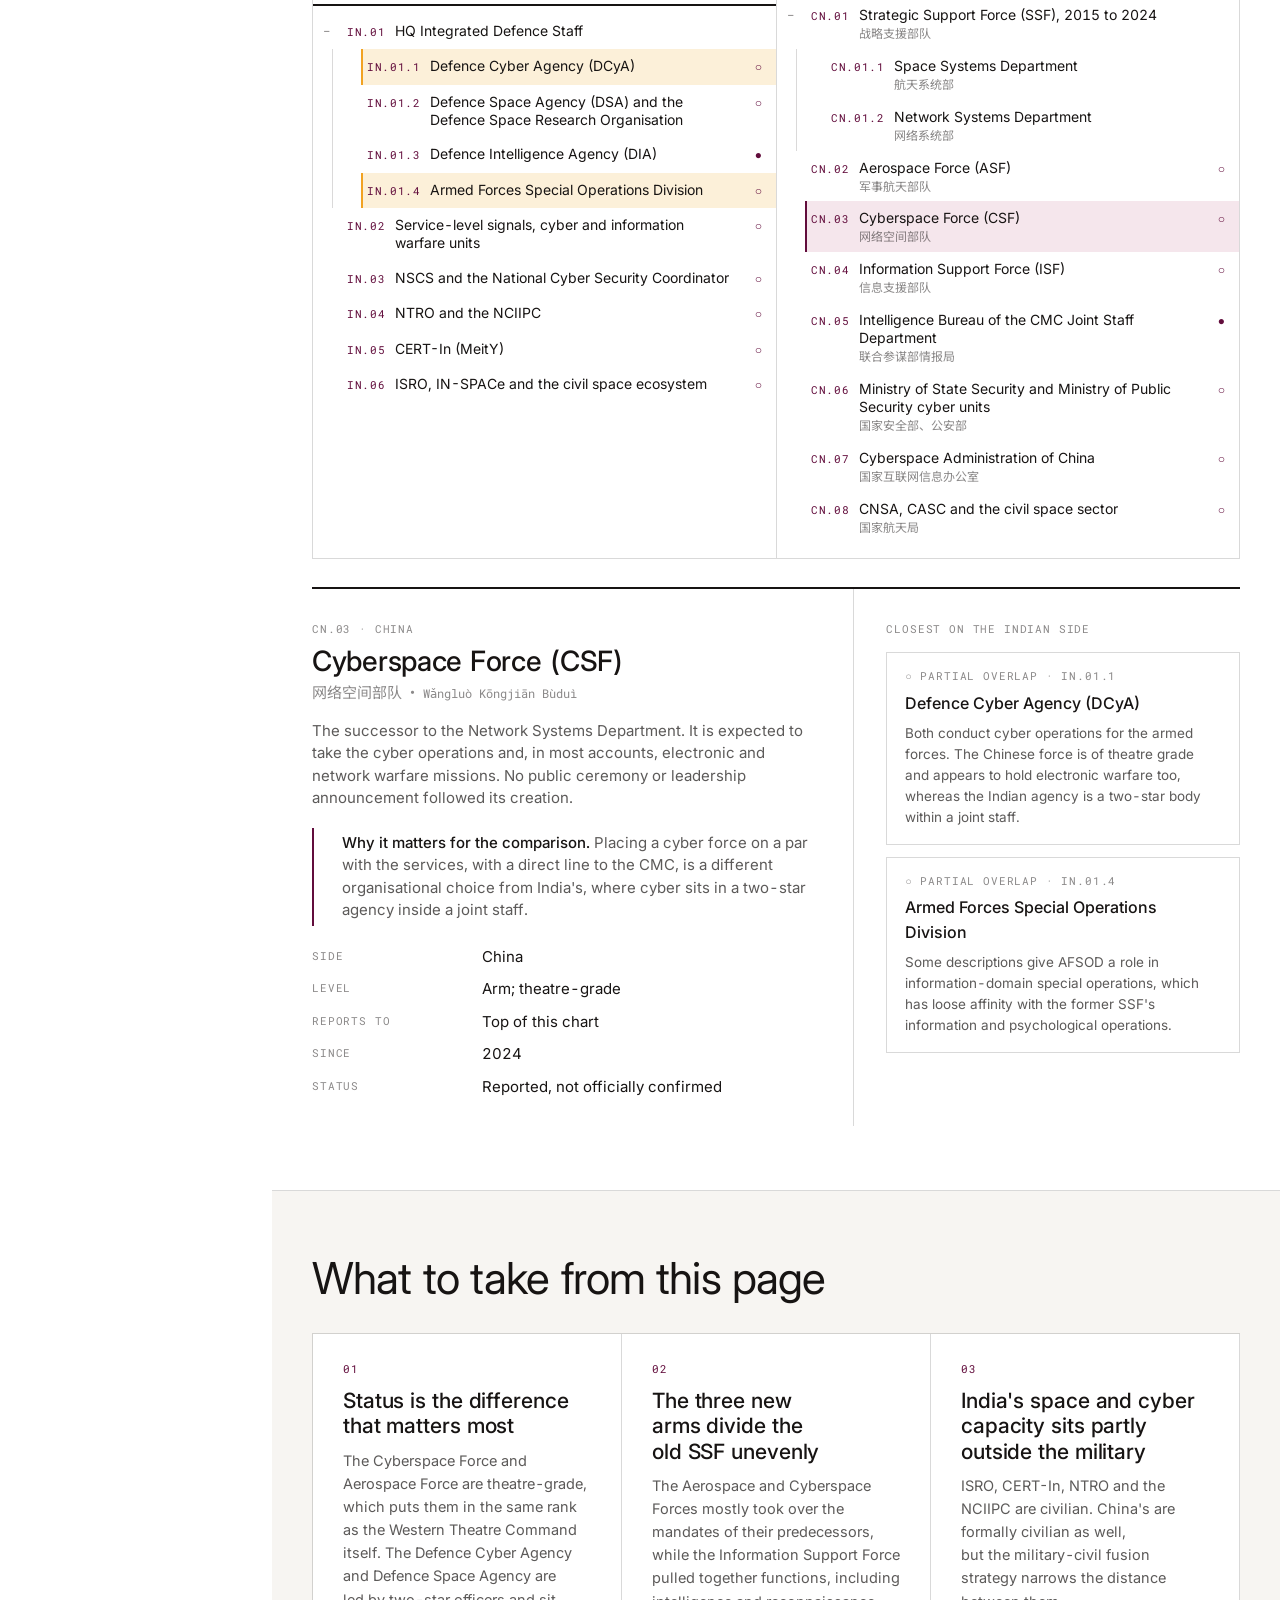
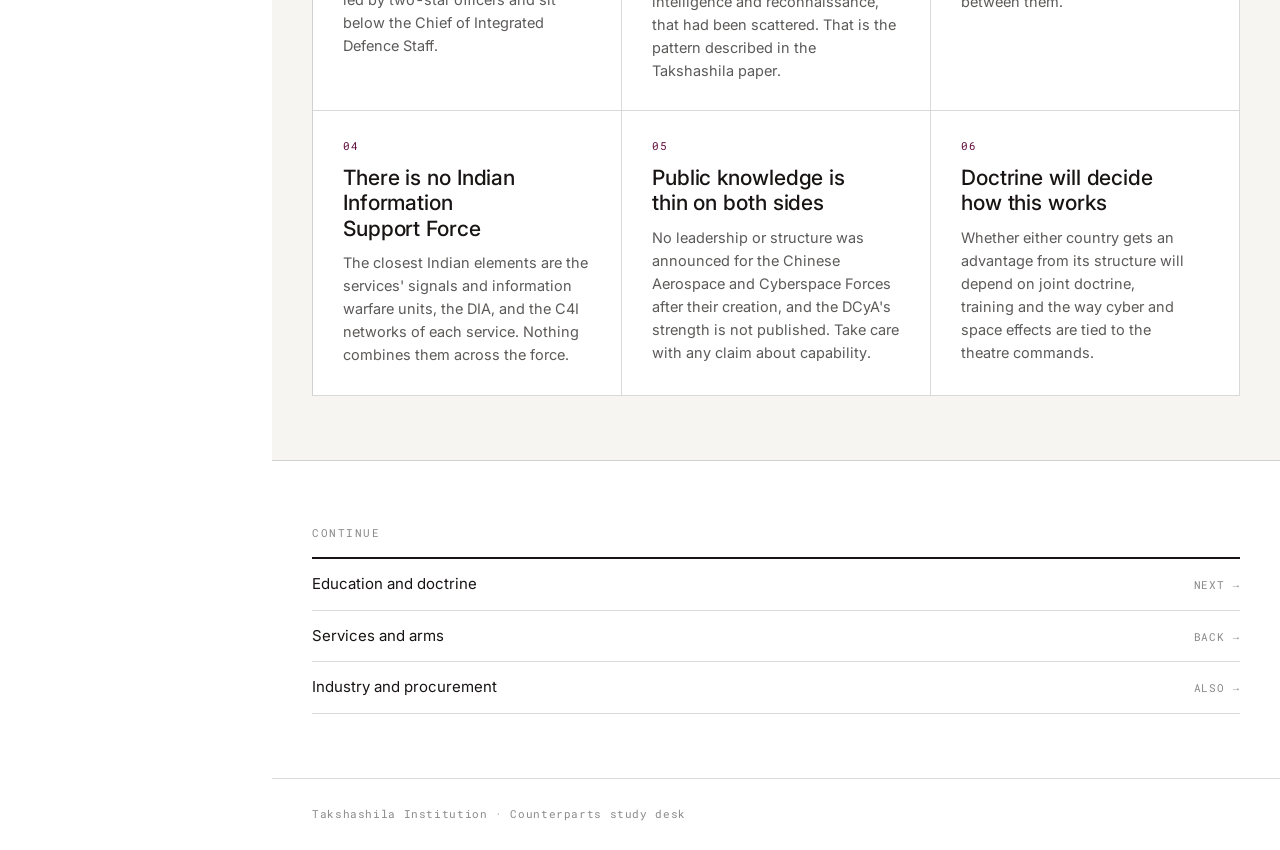
<file: cyber-space.html>
<!doctype html>
<html lang="en-GB">
<head>
<meta charset="utf-8">
<meta name="viewport" content="width=device-width, initial-scale=1">
<title>Cyber, Space and Information · Counterparts</title>
<meta name="description" content="China's Cyberspace Force, Aerospace Force and Information Support Force compared with the Defence Cyber Agency and Defence Space Agency of India.">
<link rel="preconnect" href="https://fonts.googleapis.com">
<link rel="preconnect" href="https://fonts.gstatic.com" crossorigin>
<link href="https://fonts.googleapis.com/css2?family=Inter:wght@300;400;500;600&family=Roboto+Mono:wght@400&family=Noto+Sans+SC:wght@400&display=swap" rel="stylesheet">
<link rel="stylesheet" href="assets/style.css">
</head>
<body>
<main>
<header class="band"><div class="wrap">
<div class="eyebrow">Domains · 01</div>
<h1 class="h-sec" style="max-width:20ch">From one support force to <em>three</em>, and the Indian agencies beside them</h1>
<p class="lede" style="margin-top:24px">In April 2024 China dissolved the Strategic Support Force, created in 2015 to pool space, cyber and information capabilities, and replaced it with three arms. The Takshashila document on the new forces reads the breakup as an acknowledgement that the combined model had not worked. India took a different route: three small tri-service agencies, one for cyber, one for space and one for special operations, working inside a joint staff.</p><div class="rgrid c3" style="margin-top:36px;max-width:980px">
<div><div class="meta" style="color:var(--wine)">01</div><p style="margin:8px 0 0;font-size:14px;color:var(--ink-70)">Select any box on either side. Boxes marked ● have a close counterpart, boxes marked ○ overlap only in part.</p></div>
<div><div class="meta" style="color:var(--wine)">02</div><p style="margin:8px 0 0;font-size:14px;color:var(--ink-70)">The matching boxes on the other side light up in marigold, and the panel below explains how they differ.</p></div>
<div><div class="meta" style="color:var(--wine)">03</div><p style="margin:8px 0 0;font-size:14px;color:var(--ink-70)">Boxes without a marker have no counterpart. That is a finding in itself, and the panel says why.</p></div>
</div>
</div></header><section class="band deep"><div class="wrap">
<div class="sec-head"><div><div class="eyebrow">The 2024 split</div><h2 class="h-sec">What became of the Strategic Support Force</h2></div></div>
<div class="ssf" id="ssf-diagram"></div>
<p class="meta" style="margin-top:14px">Select a box to open it in the chart below.</p>
</div></section><section class="band"><div class="wrap"><div id="tree"></div></div></section><section class="band deep"><div class="wrap">
<div class="sec-head"><h2 class="h-sec">What to take from this page</h2></div>
<div class="rgrid c3"><div class="kpi"><div class="meta" style="color:var(--wine)">01</div><h3 class="h-card" style="margin:10px 0 10px">Status is the difference that matters most</h3><p style="color:var(--ink-70);font-size:14.5px;line-height:1.6;margin:0">The Cyberspace Force and Aerospace Force are theatre-grade, which puts them in the same rank as the Western Theatre Command itself. The Defence Cyber Agency and Defence Space Agency are led by two-star officers and sit below the Chief of Integrated Defence Staff.</p></div><div class="kpi"><div class="meta" style="color:var(--wine)">02</div><h3 class="h-card" style="margin:10px 0 10px">The three new arms divide the old SSF unevenly</h3><p style="color:var(--ink-70);font-size:14.5px;line-height:1.6;margin:0">The Aerospace and Cyberspace Forces mostly took over the mandates of their predecessors, while the Information Support Force pulled together functions, including intelligence and reconnaissance, that had been scattered. That is the pattern described in the Takshashila paper.</p></div><div class="kpi"><div class="meta" style="color:var(--wine)">03</div><h3 class="h-card" style="margin:10px 0 10px">India's space and cyber capacity sits partly outside the military</h3><p style="color:var(--ink-70);font-size:14.5px;line-height:1.6;margin:0">ISRO, CERT-In, NTRO and the NCIIPC are civilian. China's are formally civilian as well, but the military-civil fusion strategy narrows the distance between them.</p></div><div class="kpi"><div class="meta" style="color:var(--wine)">04</div><h3 class="h-card" style="margin:10px 0 10px">There is no Indian Information Support Force</h3><p style="color:var(--ink-70);font-size:14.5px;line-height:1.6;margin:0">The closest Indian elements are the services' signals and information warfare units, the DIA, and the C4I networks of each service. Nothing combines them across the force.</p></div><div class="kpi"><div class="meta" style="color:var(--wine)">05</div><h3 class="h-card" style="margin:10px 0 10px">Public knowledge is thin on both sides</h3><p style="color:var(--ink-70);font-size:14.5px;line-height:1.6;margin:0">No leadership or structure was announced for the Chinese Aerospace and Cyberspace Forces after their creation, and the DCyA's strength is not published. Take care with any claim about capability.</p></div><div class="kpi"><div class="meta" style="color:var(--wine)">06</div><h3 class="h-card" style="margin:10px 0 10px">Doctrine will decide how this works</h3><p style="color:var(--ink-70);font-size:14.5px;line-height:1.6;margin:0">Whether either country gets an advantage from its structure will depend on joint doctrine, training and the way cyber and space effects are tied to the theatre commands.</p></div></div></div></section><section class="band"><div class="wrap"><div class="eyebrow">Continue</div><div class="rows"><a href="education.html" style="text-decoration:none"><span>Education and doctrine</span><span class="meta">Next →</span></a><a href="services.html" style="text-decoration:none"><span>Services and arms</span><span class="meta">Back →</span></a><a href="industry.html" style="text-decoration:none"><span>Industry and procurement</span><span class="meta">Also →</span></a></div></div></section>
</main>
<script src="assets/app.js"></script>
<script src="assets/data-apex.js"></script>
<script src="assets/data-forces.js"></script>
<script src="assets/data-domains.js"></script>

<script>

const tree=UI.PairedTree(document.getElementById('tree'), PAIRS.cyber);
const dg=document.getElementById('ssf-diagram');
dg.innerHTML=`
<div class="card" style="display:block"><span class="meta">2015 to April 2024</span><h3 class="h-card" style="margin-top:8px">Strategic Support Force</h3><p>战略支援部队. One theatre-level force that pooled space, cyber, electronic, psychological and intelligence capabilities.</p>
<div style="margin-top:14px;display:grid;gap:8px"><button class="btn sm ghost" type="button" data-id="cn-y-ssd">Space Systems Department</button><button class="btn sm ghost" type="button" data-id="cn-y-nsd">Network Systems Department</button></div></div>
<div class="arrow">→</div>
<div style="display:grid;gap:12px">
<button class="card" type="button" data-id="cn-y-asf"><span class="meta">Successor to Space Systems</span><h3 class="h-card" style="margin-top:6px">Aerospace Force</h3></button>
<button class="card" type="button" data-id="cn-y-csf"><span class="meta">Successor to Network Systems</span><h3 class="h-card" style="margin-top:6px">Cyberspace Force</h3></button>
<button class="card" type="button" data-id="cn-y-isf"><span class="meta">New, with intelligence and reconnaissance functions</span><h3 class="h-card" style="margin-top:6px">Information Support Force</h3></button></div>`;
dg.querySelectorAll('[data-id]').forEach(b=>b.addEventListener('click',()=>{tree.select(b.dataset.id);document.getElementById('tree').scrollIntoView({behavior:'smooth'});}));

</script>
</body>
</html>
</file>
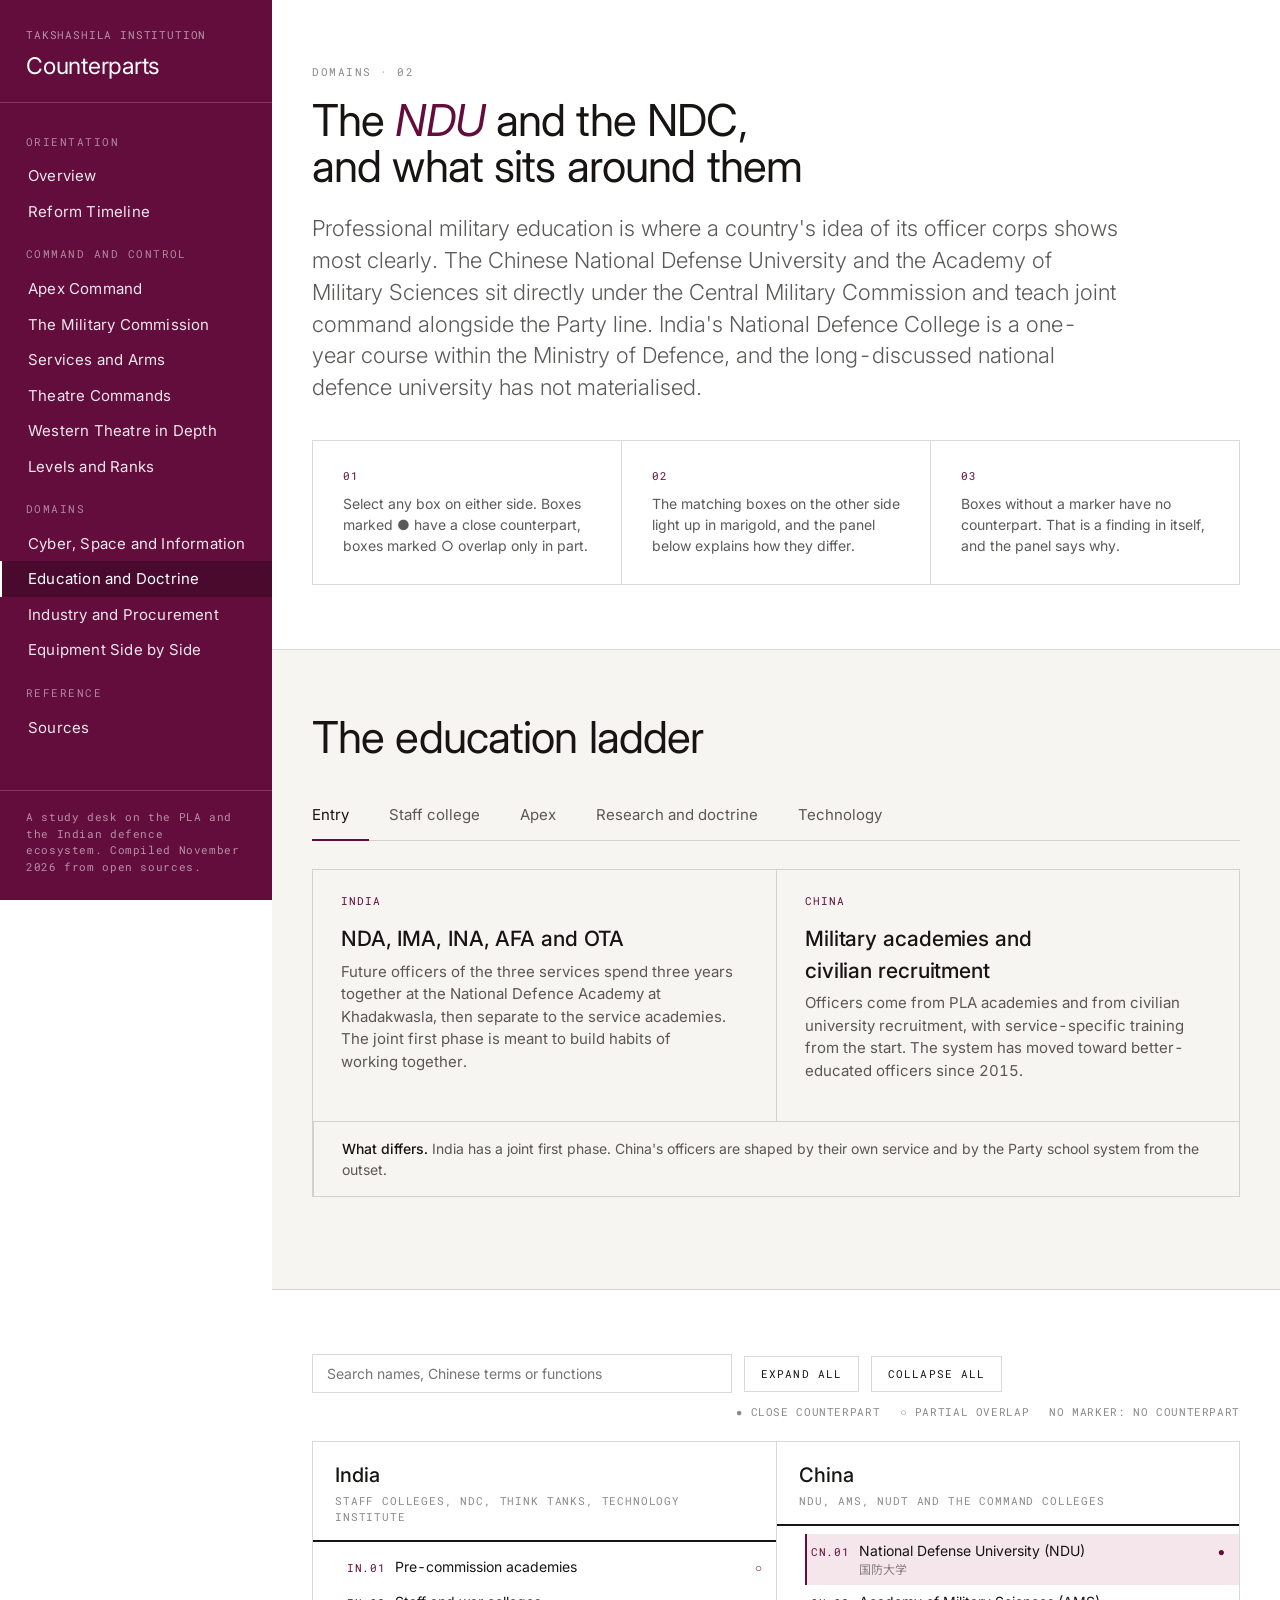
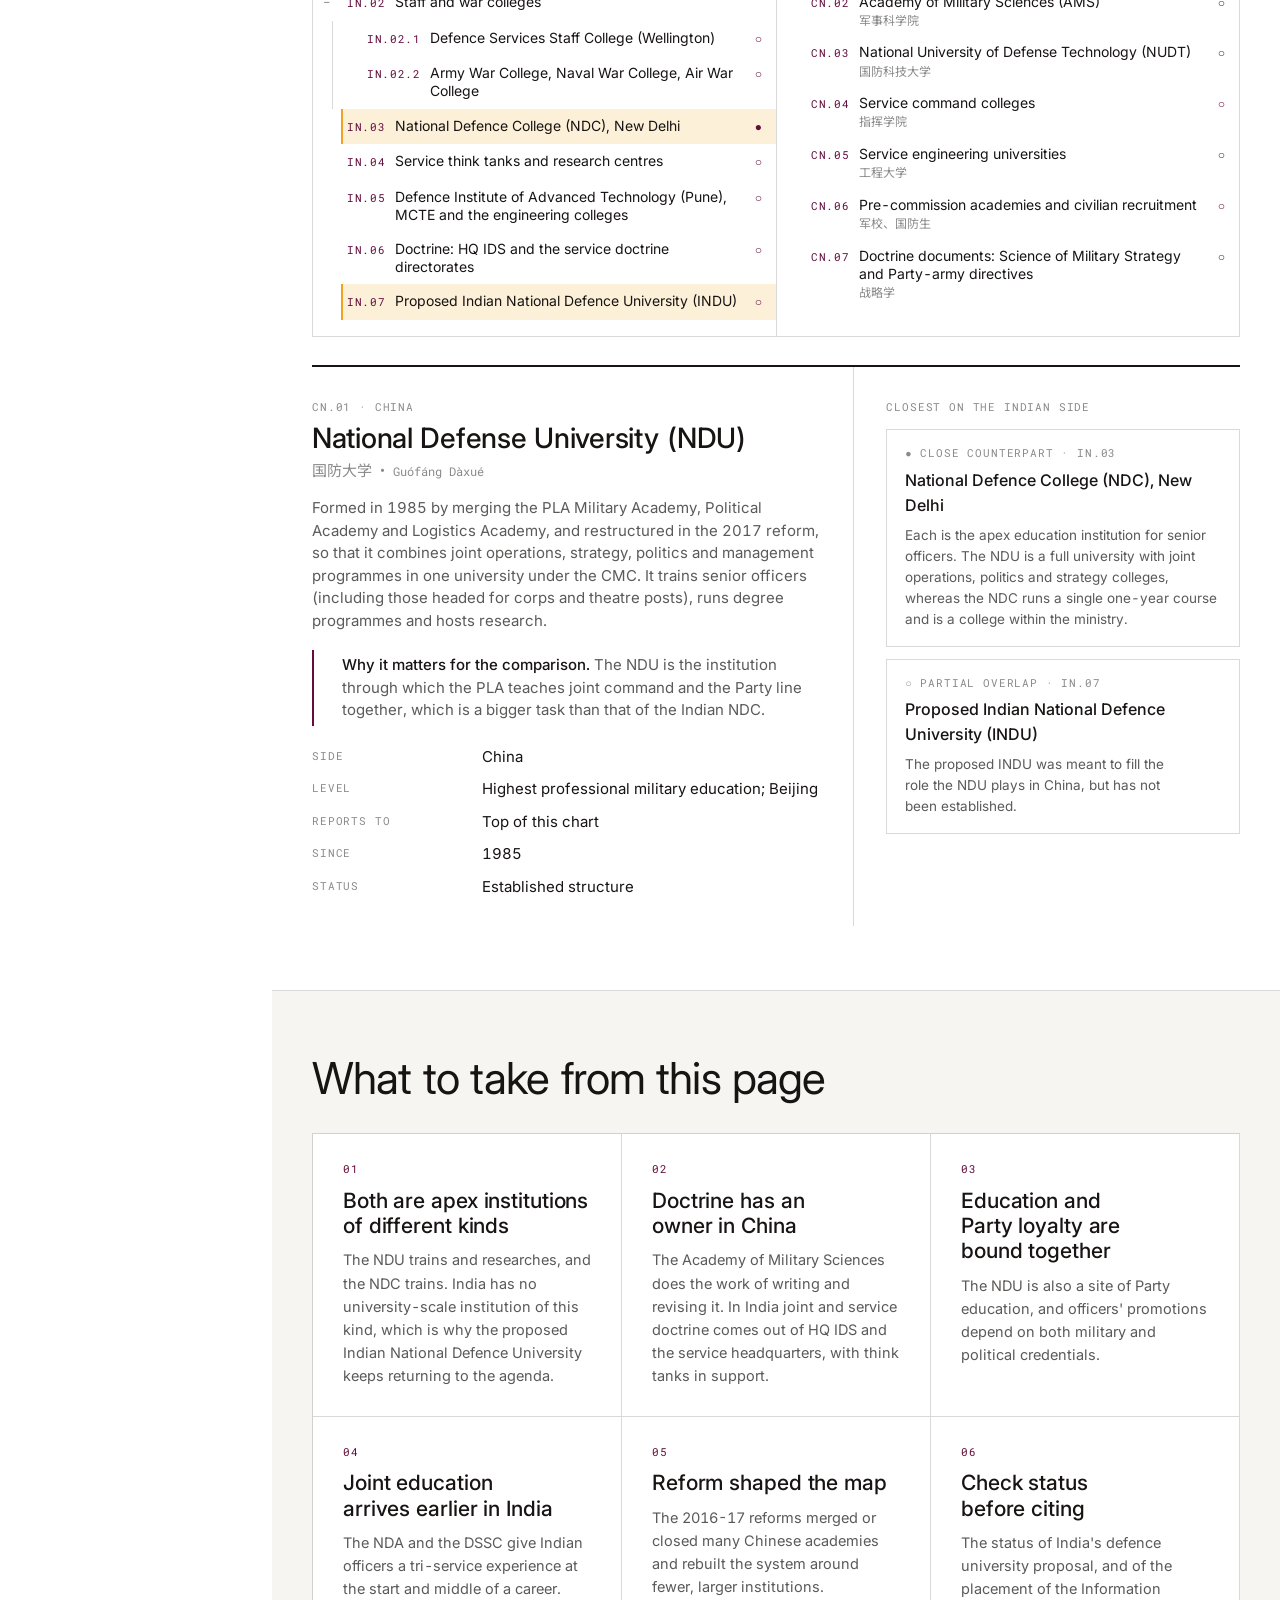
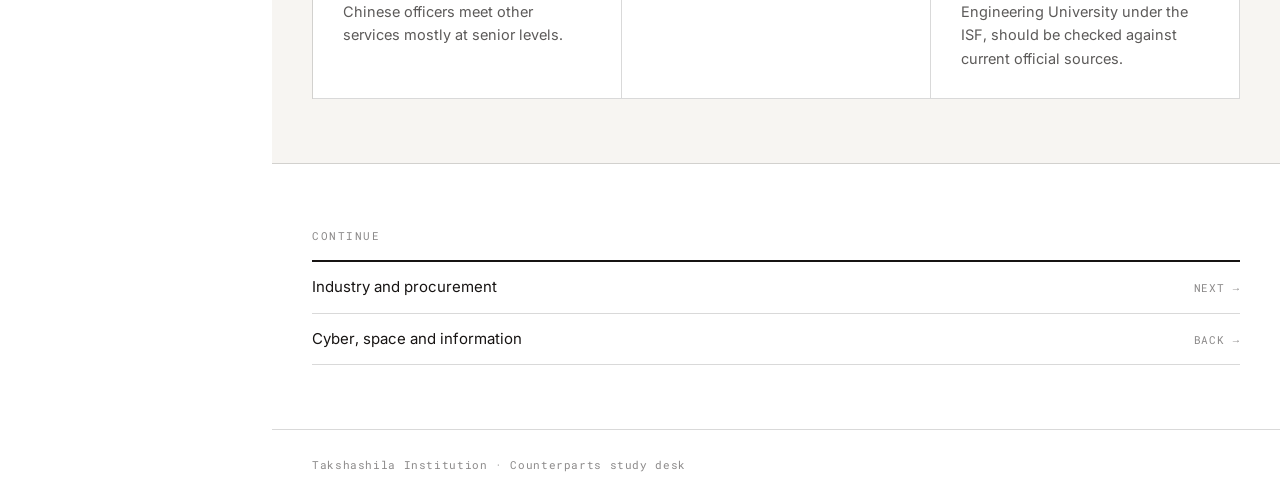
<file: education.html>
<!doctype html>
<html lang="en-GB">
<head>
<meta charset="utf-8">
<meta name="viewport" content="width=device-width, initial-scale=1">
<title>Education and Doctrine · Counterparts</title>
<meta name="description" content="The PLA National Defense University and Academy of Military Sciences compared with the Indian National Defence College and service colleges.">
<link rel="preconnect" href="https://fonts.googleapis.com">
<link rel="preconnect" href="https://fonts.gstatic.com" crossorigin>
<link href="https://fonts.googleapis.com/css2?family=Inter:wght@300;400;500;600&family=Roboto+Mono:wght@400&family=Noto+Sans+SC:wght@400&display=swap" rel="stylesheet">
<link rel="stylesheet" href="assets/style.css">
</head>
<body>
<main>
<header class="band"><div class="wrap">
<div class="eyebrow">Domains · 02</div>
<h1 class="h-sec" style="max-width:20ch">The <em>NDU</em> and the NDC, and what sits around them</h1>
<p class="lede" style="margin-top:24px">Professional military education is where a country's idea of its officer corps shows most clearly. The Chinese National Defense University and the Academy of Military Sciences sit directly under the Central Military Commission and teach joint command alongside the Party line. India's National Defence College is a one-year course within the Ministry of Defence, and the long-discussed national defence university has not materialised.</p><div class="rgrid c3" style="margin-top:36px;max-width:980px">
<div><div class="meta" style="color:var(--wine)">01</div><p style="margin:8px 0 0;font-size:14px;color:var(--ink-70)">Select any box on either side. Boxes marked ● have a close counterpart, boxes marked ○ overlap only in part.</p></div>
<div><div class="meta" style="color:var(--wine)">02</div><p style="margin:8px 0 0;font-size:14px;color:var(--ink-70)">The matching boxes on the other side light up in marigold, and the panel below explains how they differ.</p></div>
<div><div class="meta" style="color:var(--wine)">03</div><p style="margin:8px 0 0;font-size:14px;color:var(--ink-70)">Boxes without a marker have no counterpart. That is a finding in itself, and the panel says why.</p></div>
</div>
</div></header>
<section class="band deep"><div class="wrap">
<div class="sec-head"><h2 class="h-sec">The education ladder</h2></div>
<div data-tabs>
<div class="tabs-bar" role="tablist">
<button type="button" role="tab" data-tab="t1">Entry</button>
<button type="button" role="tab" data-tab="t2">Staff college</button>
<button type="button" role="tab" data-tab="t3">Apex</button>
<button type="button" role="tab" data-tab="t4">Research and doctrine</button>
<button type="button" role="tab" data-tab="t5">Technology</button></div>
<div data-panel="t1"><div class="eq"><div><span class="side-h">India</span><h4>NDA, IMA, INA, AFA and OTA</h4><p style="color:var(--ink-70)">Future officers of the three services spend three years together at the National Defence Academy at Khadakwasla, then separate to the service academies. The joint first phase is meant to build habits of working together.</p></div><div><span class="side-h">China</span><h4>Military academies and civilian recruitment</h4><p style="color:var(--ink-70)">Officers come from PLA academies and from civilian university recruitment, with service-specific training from the start. The system has moved toward better-educated officers since 2015.</p></div><div class="eq-note"><strong>What differs.</strong> India has a joint first phase. China's officers are shaped by their own service and by the Party school system from the outset.</div></div></div>
<div data-panel="t2"><div class="eq"><div><span class="side-h">India</span><h4>Defence Services Staff College, Wellington</h4><p style="color:var(--ink-70)">A tri-service staff course for mid-career officers, with the Army War College, Naval War College and Air War College for single-service higher command.</p></div><div><span class="side-h">China</span><h4>Service command colleges</h4><p style="color:var(--ink-70)">The Army Command College and Naval Command College in Nanjing, the Air Force Command College in Beijing and the Rocket Force Command College in Wuhan. Joint content is concentrated at the NDU.</p></div><div class="eq-note"><strong>What differs.</strong> India has one joint staff college. China teaches the staff stage by service and the joint stage later, at the NDU.</div></div></div>
<div data-panel="t3"><div class="eq"><div><span class="side-h">India</span><h4>National Defence College, New Delhi</h4><p style="color:var(--ink-70)">Founded in 1960 on the model of the Imperial Defence College. A one-year course for brigadier-level officers and civil servants, with an M.Phil. link to the University of Madras.</p><div style="margin-top:16px" id="ph-ndc"></div></div><div><span class="side-h">China</span><h4>National Defense University, Beijing</h4><p style="color:var(--ink-70)">Formed in 1985, restructured in 2017. A university with colleges for joint operations, strategy, politics and other fields, training officers who will lead corps and theatres.</p></div><div class="eq-note"><strong>What differs.</strong> The NDU is an institution of several colleges and degree programmes. The NDC is one course. Comparing them directly overstates how alike they are.</div></div></div>
<div data-panel="t4"><div class="eq"><div><span class="side-h">India</span><h4>CLAWS, USI, CENJOWS, MP-IDSA and others</h4><p style="color:var(--ink-70)">Think tanks funded by or affiliated with the services and the Ministry of Defence. They publish and advise, but doctrine is issued by HQ IDS and the service headquarters.</p></div><div><span class="side-h">China</span><h4>Academy of Military Sciences</h4><p style="color:var(--ink-70)">A research academy directly under the CMC, publishing the <em>Science of Military Strategy</em> and shaping doctrine, with its own frontier technology institute.</p></div><div class="eq-note"><strong>What differs.</strong> The AMS develops doctrine as a standing institution of the military. In India, doctrine comes from staff directorates and think tanks play a supporting role.</div></div></div>
<div data-panel="t5"><div class="eq"><div><span class="side-h">India</span><h4>DIAT, College of Military Engineering, MCTE</h4><p style="color:var(--ink-70)">Technical education is divided between a deemed university under DRDO and service engineering colleges, with the IITs supplying much of the wider talent base.</p></div><div><span class="side-h">China</span><h4>NUDT and the service engineering universities</h4><p style="color:var(--ink-70)">NUDT in Changsha is a military science and engineering university under the CMC, known for supercomputing and space and information systems.</p></div><div class="eq-note"><strong>What differs.</strong> NUDT is a single large institution under direct central control, whereas India distributes technical education across several bodies.</div></div></div>
</div></div></section>
<section class="band"><div class="wrap"><div id="tree"></div></div></section><section class="band deep"><div class="wrap">
<div class="sec-head"><h2 class="h-sec">What to take from this page</h2></div>
<div class="rgrid c3"><div class="kpi"><div class="meta" style="color:var(--wine)">01</div><h3 class="h-card" style="margin:10px 0 10px">Both are apex institutions of different kinds</h3><p style="color:var(--ink-70);font-size:14.5px;line-height:1.6;margin:0">The NDU trains and researches, and the NDC trains. India has no university-scale institution of this kind, which is why the proposed Indian National Defence University keeps returning to the agenda.</p></div><div class="kpi"><div class="meta" style="color:var(--wine)">02</div><h3 class="h-card" style="margin:10px 0 10px">Doctrine has an owner in China</h3><p style="color:var(--ink-70);font-size:14.5px;line-height:1.6;margin:0">The Academy of Military Sciences does the work of writing and revising it. In India joint and service doctrine comes out of HQ IDS and the service headquarters, with think tanks in support.</p></div><div class="kpi"><div class="meta" style="color:var(--wine)">03</div><h3 class="h-card" style="margin:10px 0 10px">Education and Party loyalty are bound together</h3><p style="color:var(--ink-70);font-size:14.5px;line-height:1.6;margin:0">The NDU is also a site of Party education, and officers' promotions depend on both military and political credentials.</p></div><div class="kpi"><div class="meta" style="color:var(--wine)">04</div><h3 class="h-card" style="margin:10px 0 10px">Joint education arrives earlier in India</h3><p style="color:var(--ink-70);font-size:14.5px;line-height:1.6;margin:0">The NDA and the DSSC give Indian officers a tri-service experience at the start and middle of a career. Chinese officers meet other services mostly at senior levels.</p></div><div class="kpi"><div class="meta" style="color:var(--wine)">05</div><h3 class="h-card" style="margin:10px 0 10px">Reform shaped the map</h3><p style="color:var(--ink-70);font-size:14.5px;line-height:1.6;margin:0">The 2016-17 reforms merged or closed many Chinese academies and rebuilt the system around fewer, larger institutions.</p></div><div class="kpi"><div class="meta" style="color:var(--wine)">06</div><h3 class="h-card" style="margin:10px 0 10px">Check status before citing</h3><p style="color:var(--ink-70);font-size:14.5px;line-height:1.6;margin:0">The status of India's defence university proposal, and of the placement of the Information Engineering University under the ISF, should be checked against current official sources.</p></div></div></div></section><section class="band"><div class="wrap"><div class="eyebrow">Continue</div><div class="rows"><a href="industry.html" style="text-decoration:none"><span>Industry and procurement</span><span class="meta">Next →</span></a><a href="cyber-space.html" style="text-decoration:none"><span>Cyber, space and information</span><span class="meta">Back →</span></a></div></div></section>
</main>
<script src="assets/app.js"></script>
<script src="assets/data-apex.js"></script>
<script src="assets/data-forces.js"></script>
<script src="assets/data-domains.js"></script>

<script>
document.getElementById('ph-ndc').outerHTML=UI.photo('ndc','','National Defence College (drawing)');UI.PairedTree(document.getElementById('tree'), PAIRS.education);
</script>
</body>
</html>
</file>
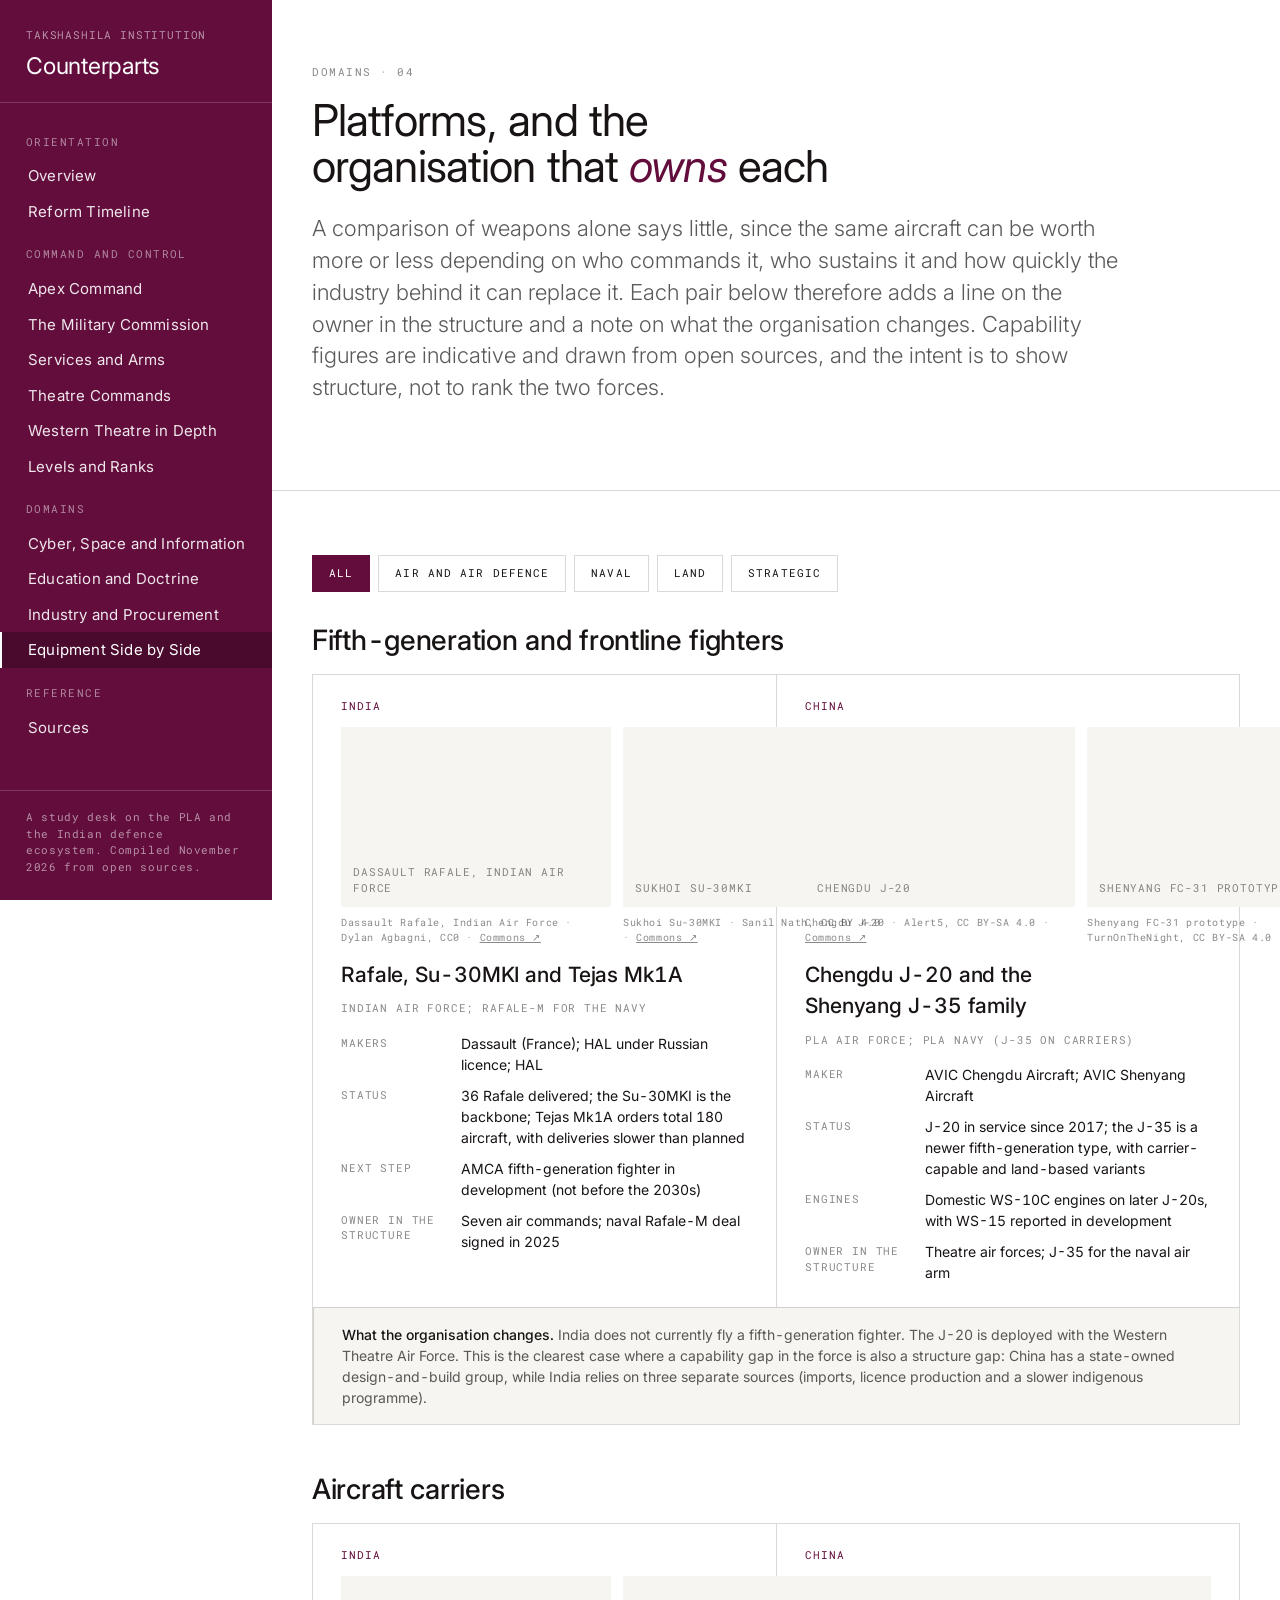
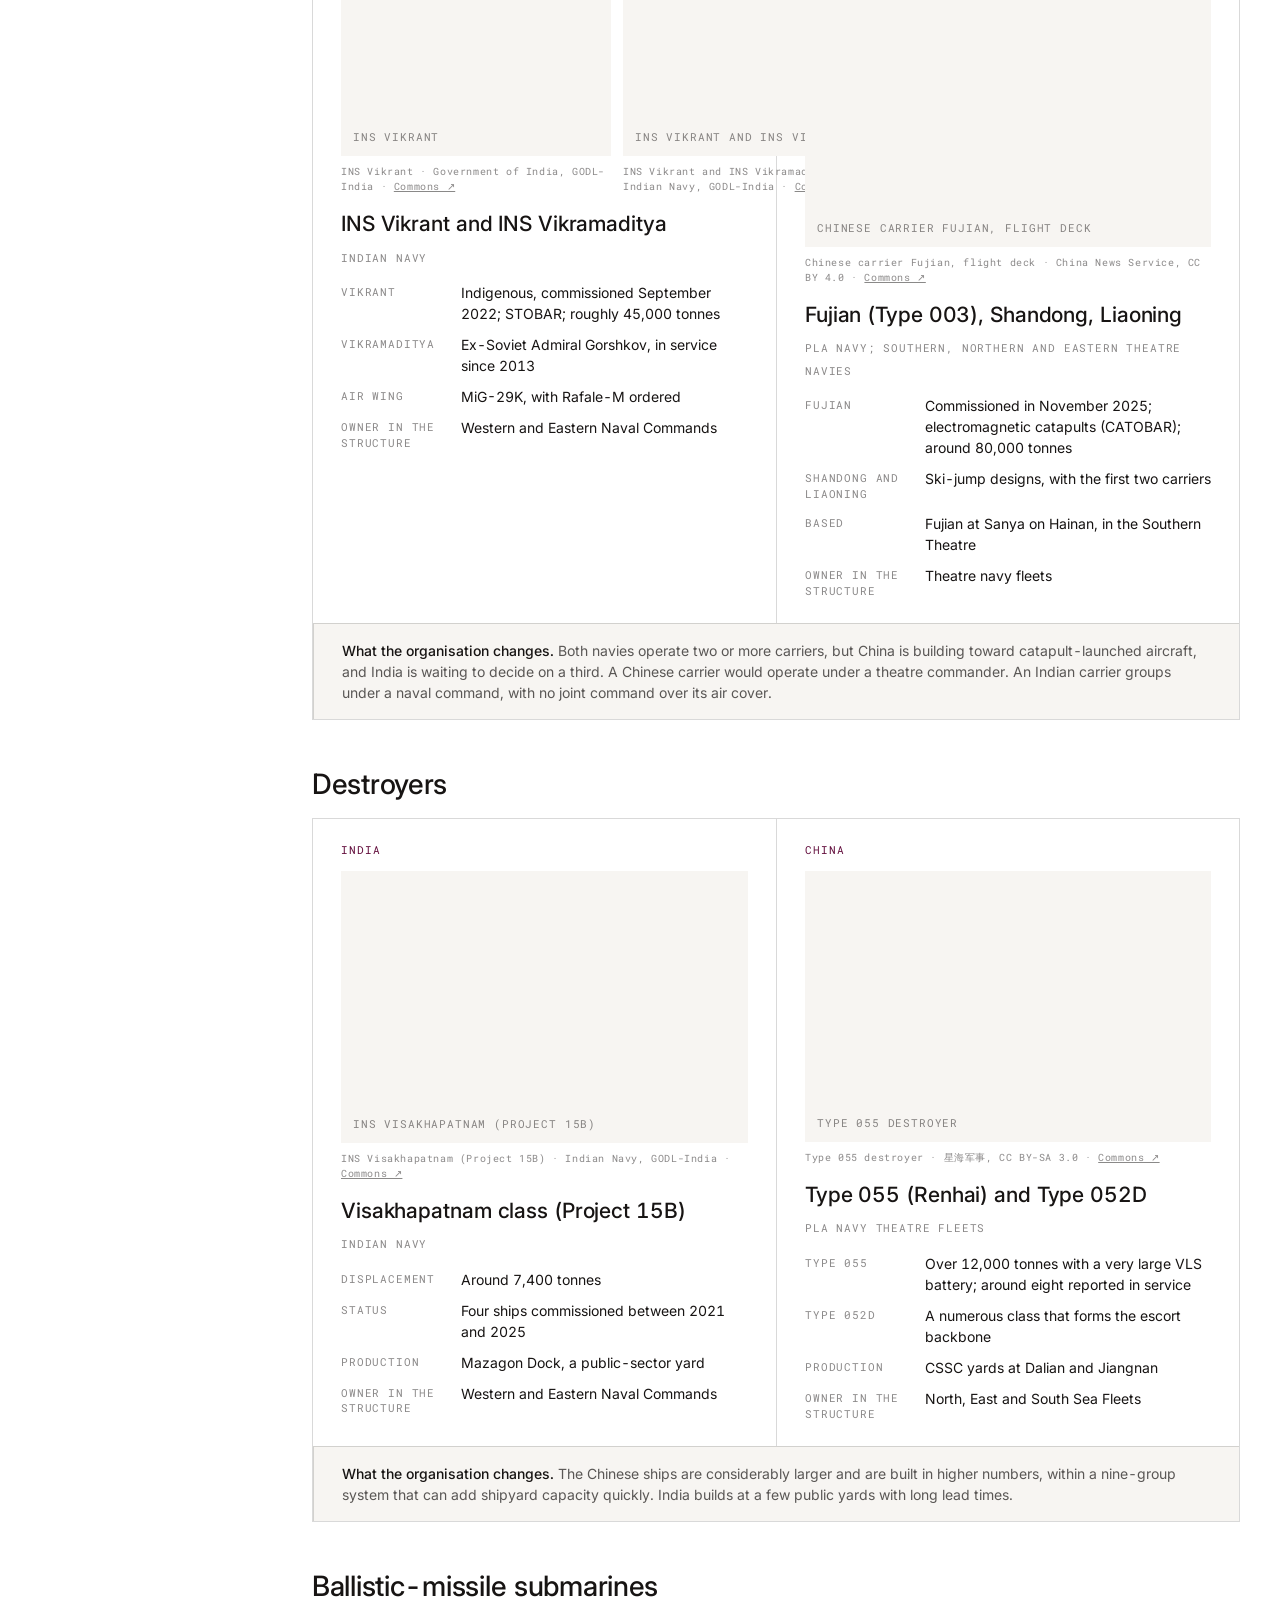
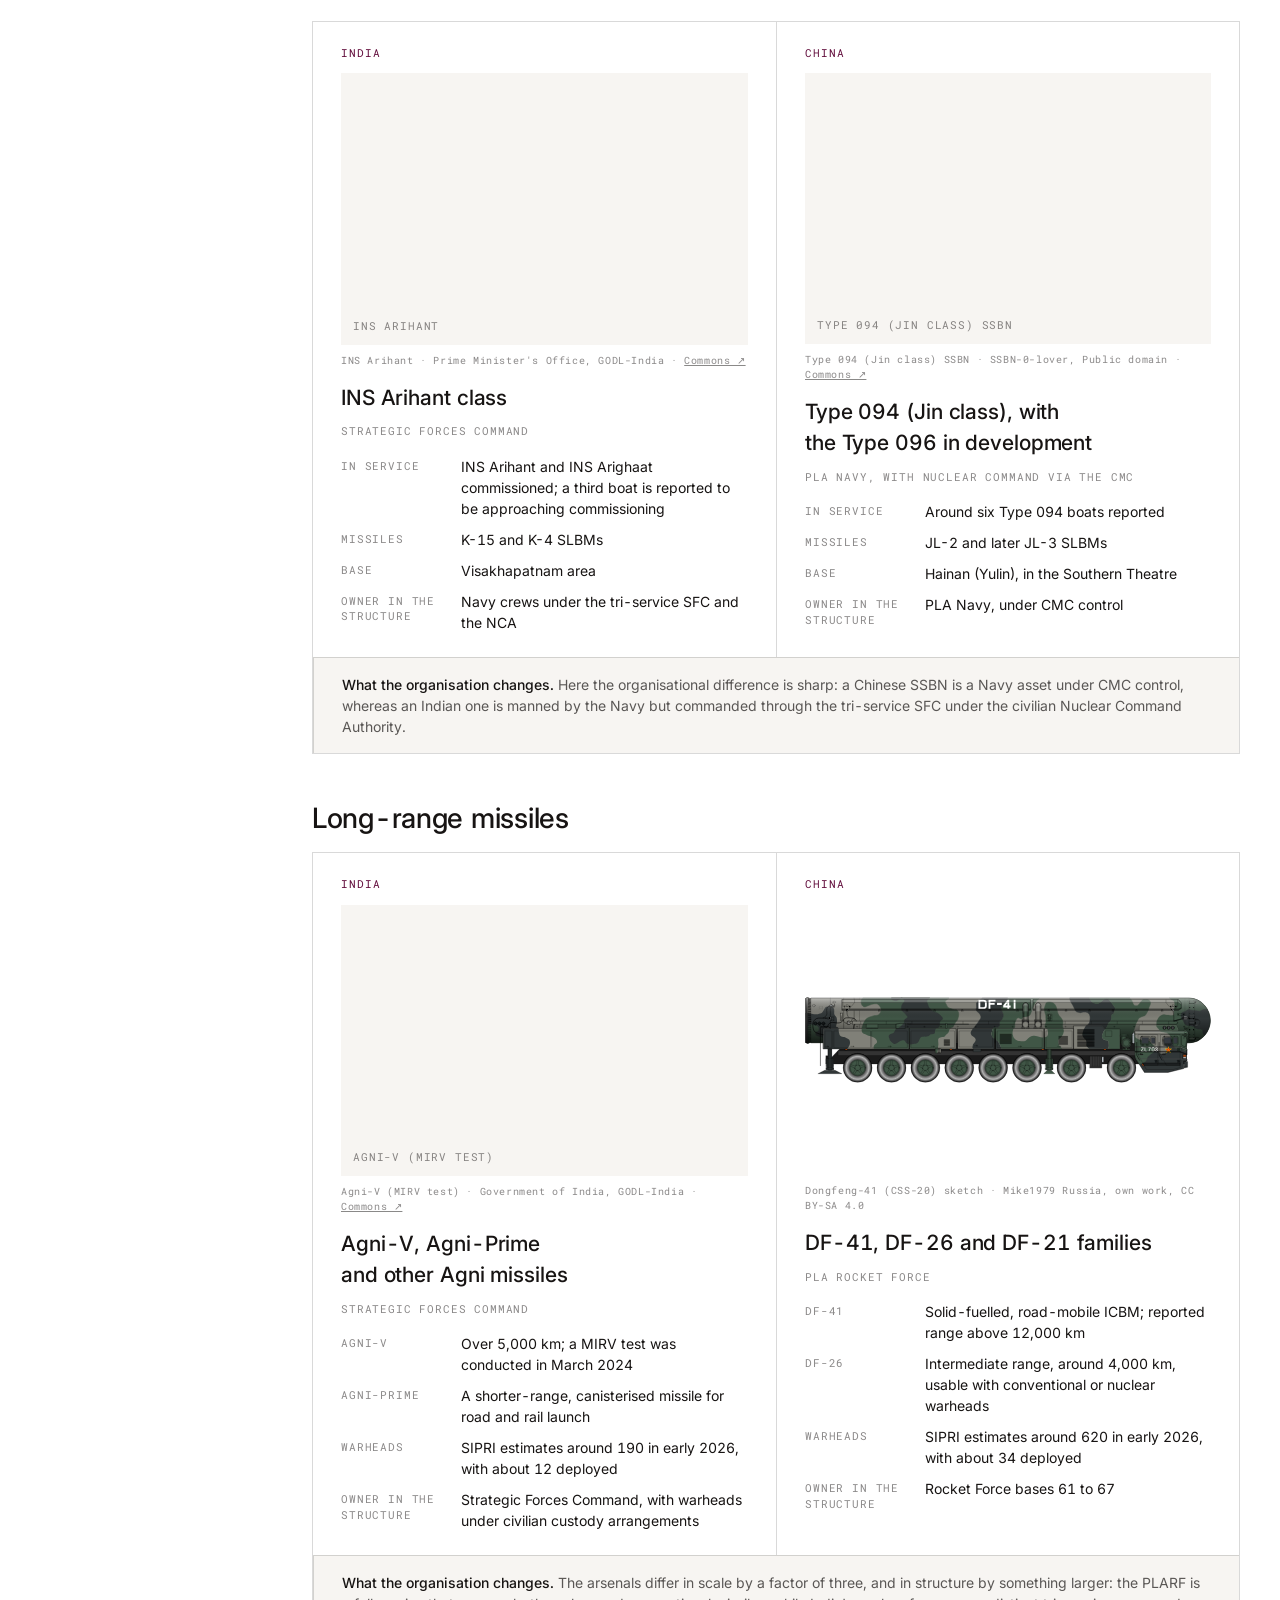
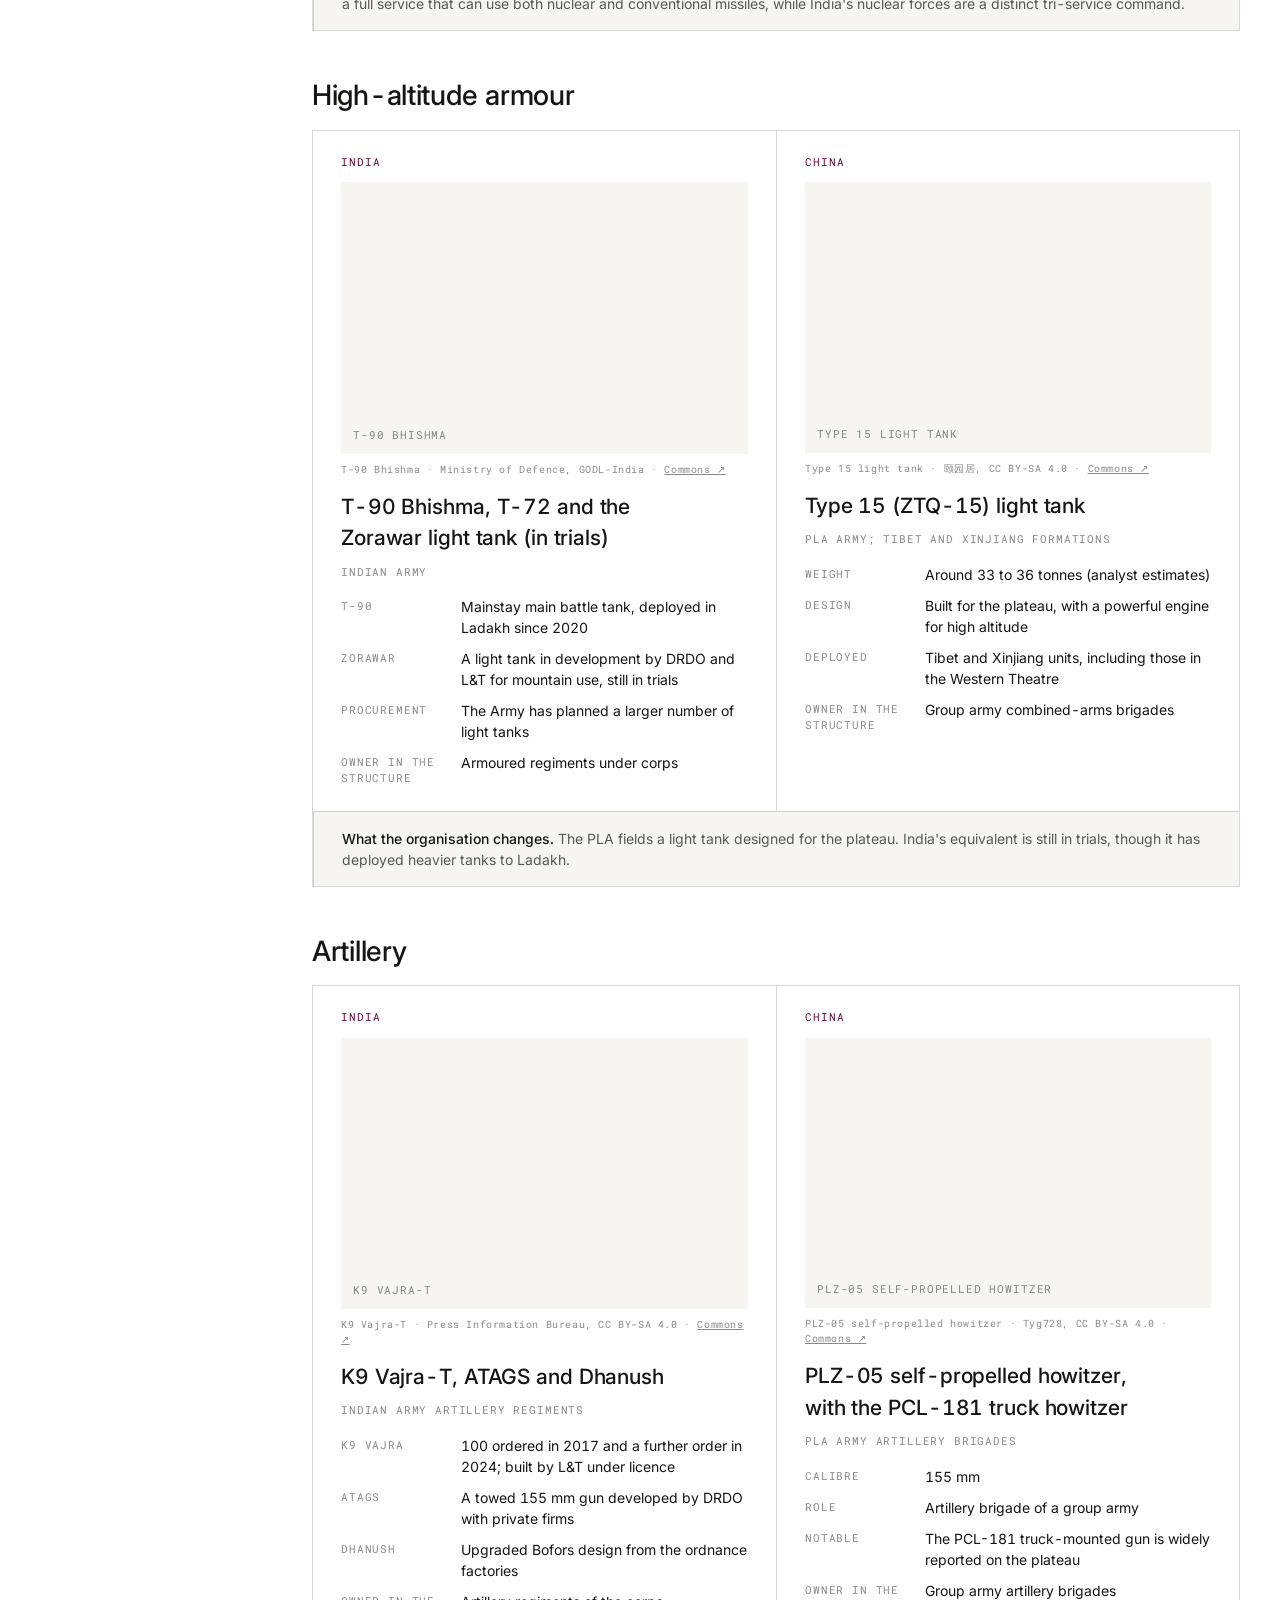
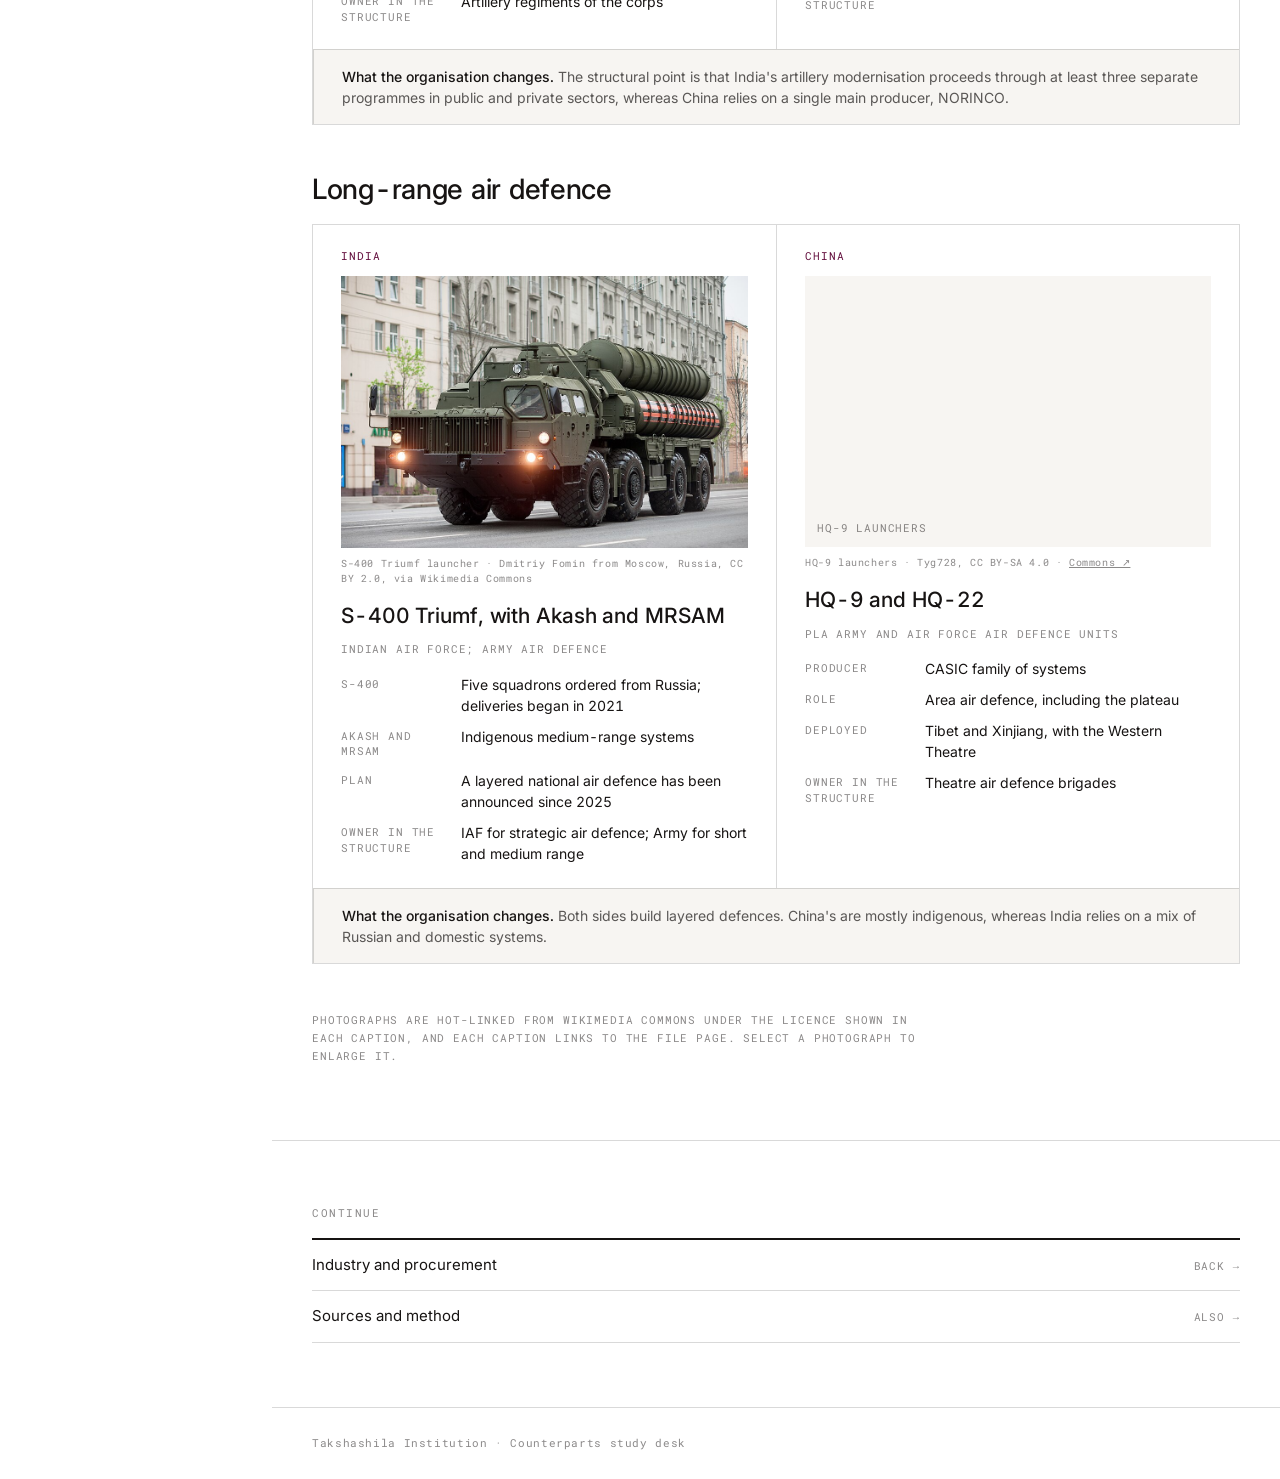
<file: equipment.html>
<!doctype html>
<html lang="en-GB">
<head>
<meta charset="utf-8">
<meta name="viewport" content="width=device-width, initial-scale=1">
<title>Equipment Side by Side · Counterparts</title>
<meta name="description" content="Selected Chinese and Indian platforms compared, with the owning organisation of each.">
<link rel="preconnect" href="https://fonts.googleapis.com">
<link rel="preconnect" href="https://fonts.gstatic.com" crossorigin>
<link href="https://fonts.googleapis.com/css2?family=Inter:wght@300;400;500;600&family=Roboto+Mono:wght@400&family=Noto+Sans+SC:wght@400&display=swap" rel="stylesheet">
<link rel="stylesheet" href="assets/style.css">
</head>
<body>
<main>
<header class="band"><div class="wrap">
<div class="eyebrow">Domains · 04</div>
<h1 class="h-sec" style="max-width:20ch">Platforms, and the organisation that <em>owns</em> each</h1>
<p class="lede" style="margin-top:24px">A comparison of weapons alone says little, since the same aircraft can be worth more or less depending on who commands it, who sustains it and how quickly the industry behind it can replace it. Each pair below therefore adds a line on the owner in the structure and a note on what the organisation changes. Capability figures are indicative and drawn from open sources, and the intent is to show structure, not to rank the two forces.</p>
</div></header>
<section class="band"><div class="wrap">
<div class="sec-head"><div class="pill-row" id="eqf"><button class="btn sm ghost" type="button" data-f="all" aria-pressed="true">All</button><button class="btn sm ghost" type="button" data-f="air" aria-pressed="false">Air and air defence</button><button class="btn sm ghost" type="button" data-f="sea" aria-pressed="false">Naval</button><button class="btn sm ghost" type="button" data-f="land" aria-pressed="false">Land</button><button class="btn sm ghost" type="button" data-f="strat" aria-pressed="false">Strategic</button></div></div>
<div id="eq"></div>
<p class="meta" style="margin-top:12px;max-width:90ch;line-height:1.7">Photographs are hot-linked from Wikimedia Commons under the licence shown in each caption, and each caption links to the file page. Select a photograph to enlarge it.</p>
</div></section>
<section class="band"><div class="wrap"><div class="eyebrow">Continue</div><div class="rows"><a href="industry.html" style="text-decoration:none"><span>Industry and procurement</span><span class="meta">Back →</span></a><a href="sources.html" style="text-decoration:none"><span>Sources and method</span><span class="meta">Also →</span></a></div></div></section>
</main>
<script src="assets/app.js"></script>
<script src="assets/data-misc.js"></script>

<script>

const host=document.getElementById('eq');
function side(s,label){
 const imgs=[s.img&&UI.photo(s.img,''),s.img2&&UI.photo(s.img2,'')].filter(Boolean);
 const pic=imgs.length?`<div style="display:grid;gap:12px;grid-template-columns:${imgs.length>1?'1fr 1fr':'1fr'}">${imgs.join('')}</div>`:UI.photo(null,'',s.cap);
 return `<div><span class="side-h">${label}</span>${pic}<h4>${esc(s.name)}</h4><span class="meta">${esc(s.org)}</span><dl class="deftable facts">${s.facts.map(f=>`<dt>${esc(f[0])}</dt><dd>${esc(f[1])}</dd>`).join('')}</dl></div>`;
}
function draw(f){
 document.querySelectorAll('#eqf button').forEach(b=>b.setAttribute('aria-pressed',b.dataset.f===f));
 host.innerHTML=DATA.equipment.filter(e=>f==='all'||e.cat===f).map(e=>`<section style="margin-bottom:48px"><h3 class="h-feat" style="margin-bottom:18px">${esc(e.title)}</h3><div class="eq">${side(e.in,'India')}${side(e.cn,'China')}<div class="eq-note"><strong>What the organisation changes.</strong> ${esc(e.note)}</div></div></section>`).join('');
}
document.getElementById('eqf').addEventListener('click',e=>{const b=e.target.closest('button');if(b)draw(b.dataset.f);});
draw('all');

</script>
</body>
</html>
</file>
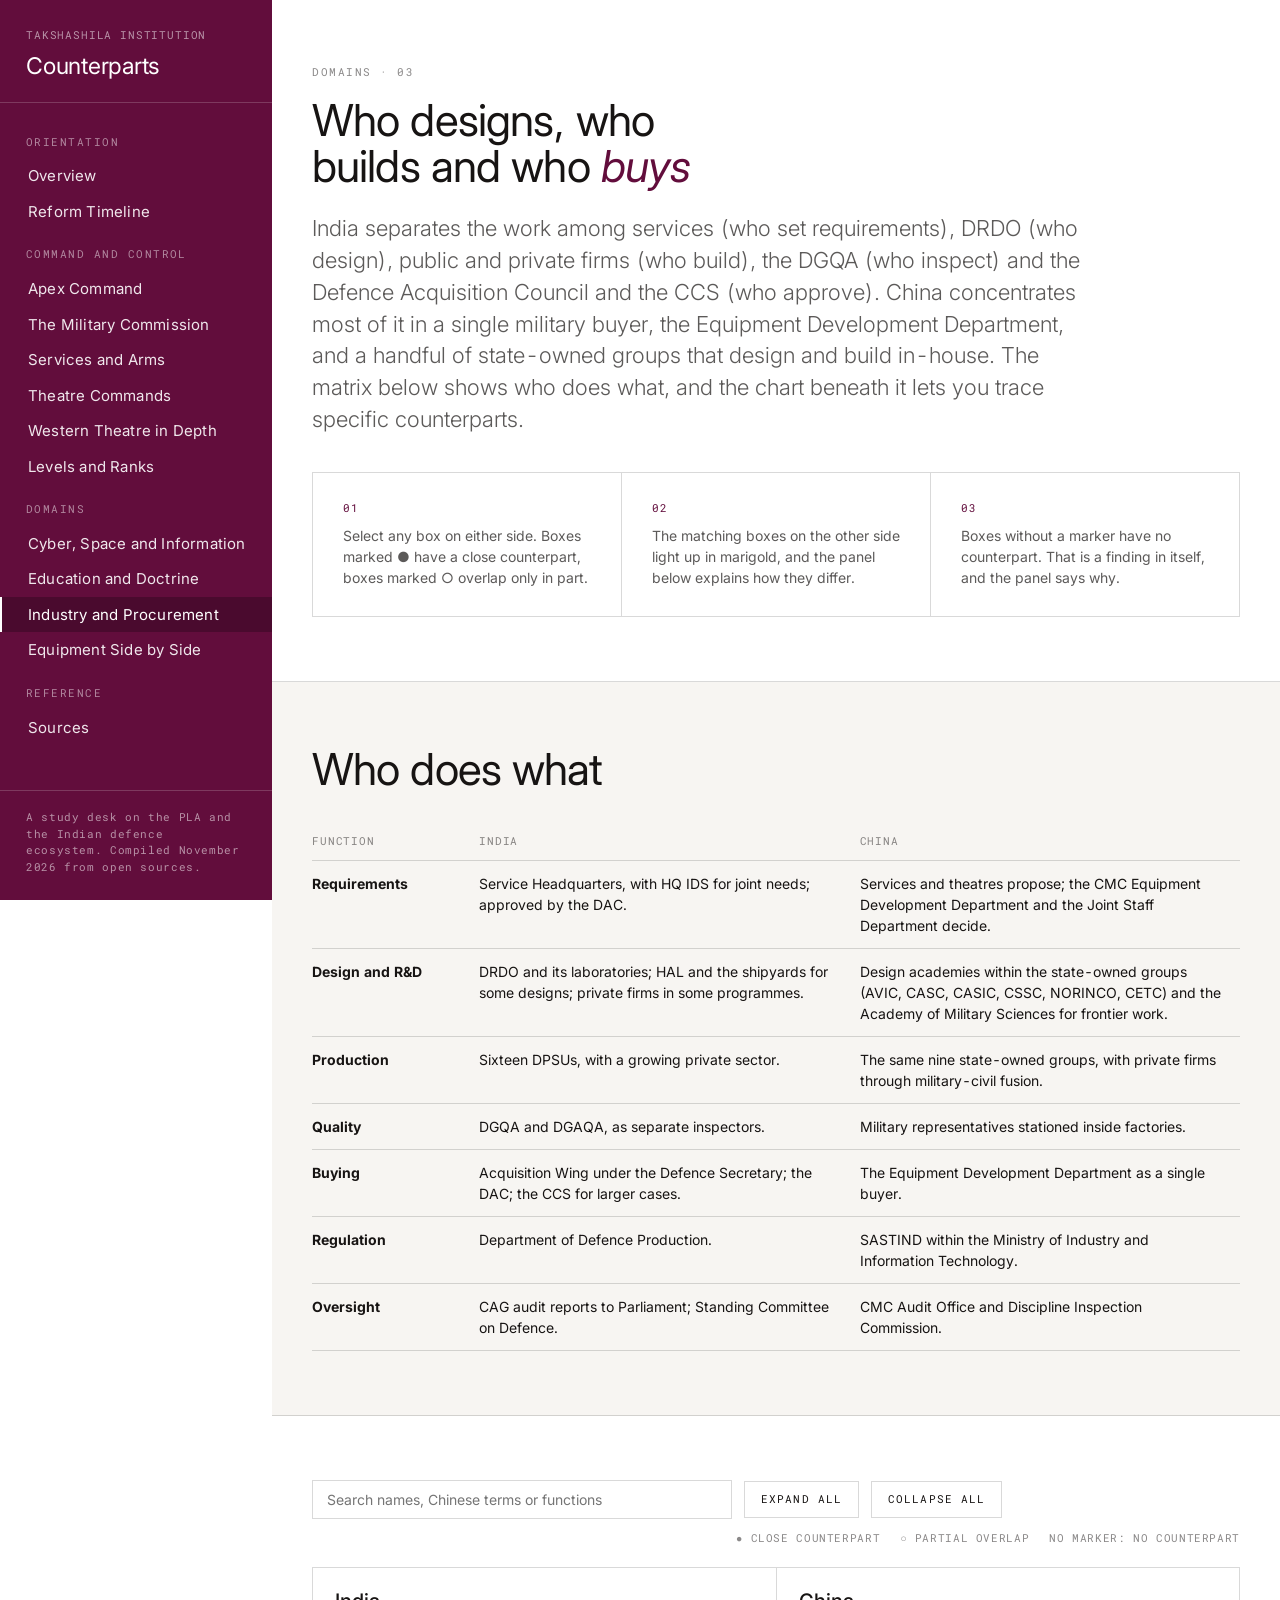
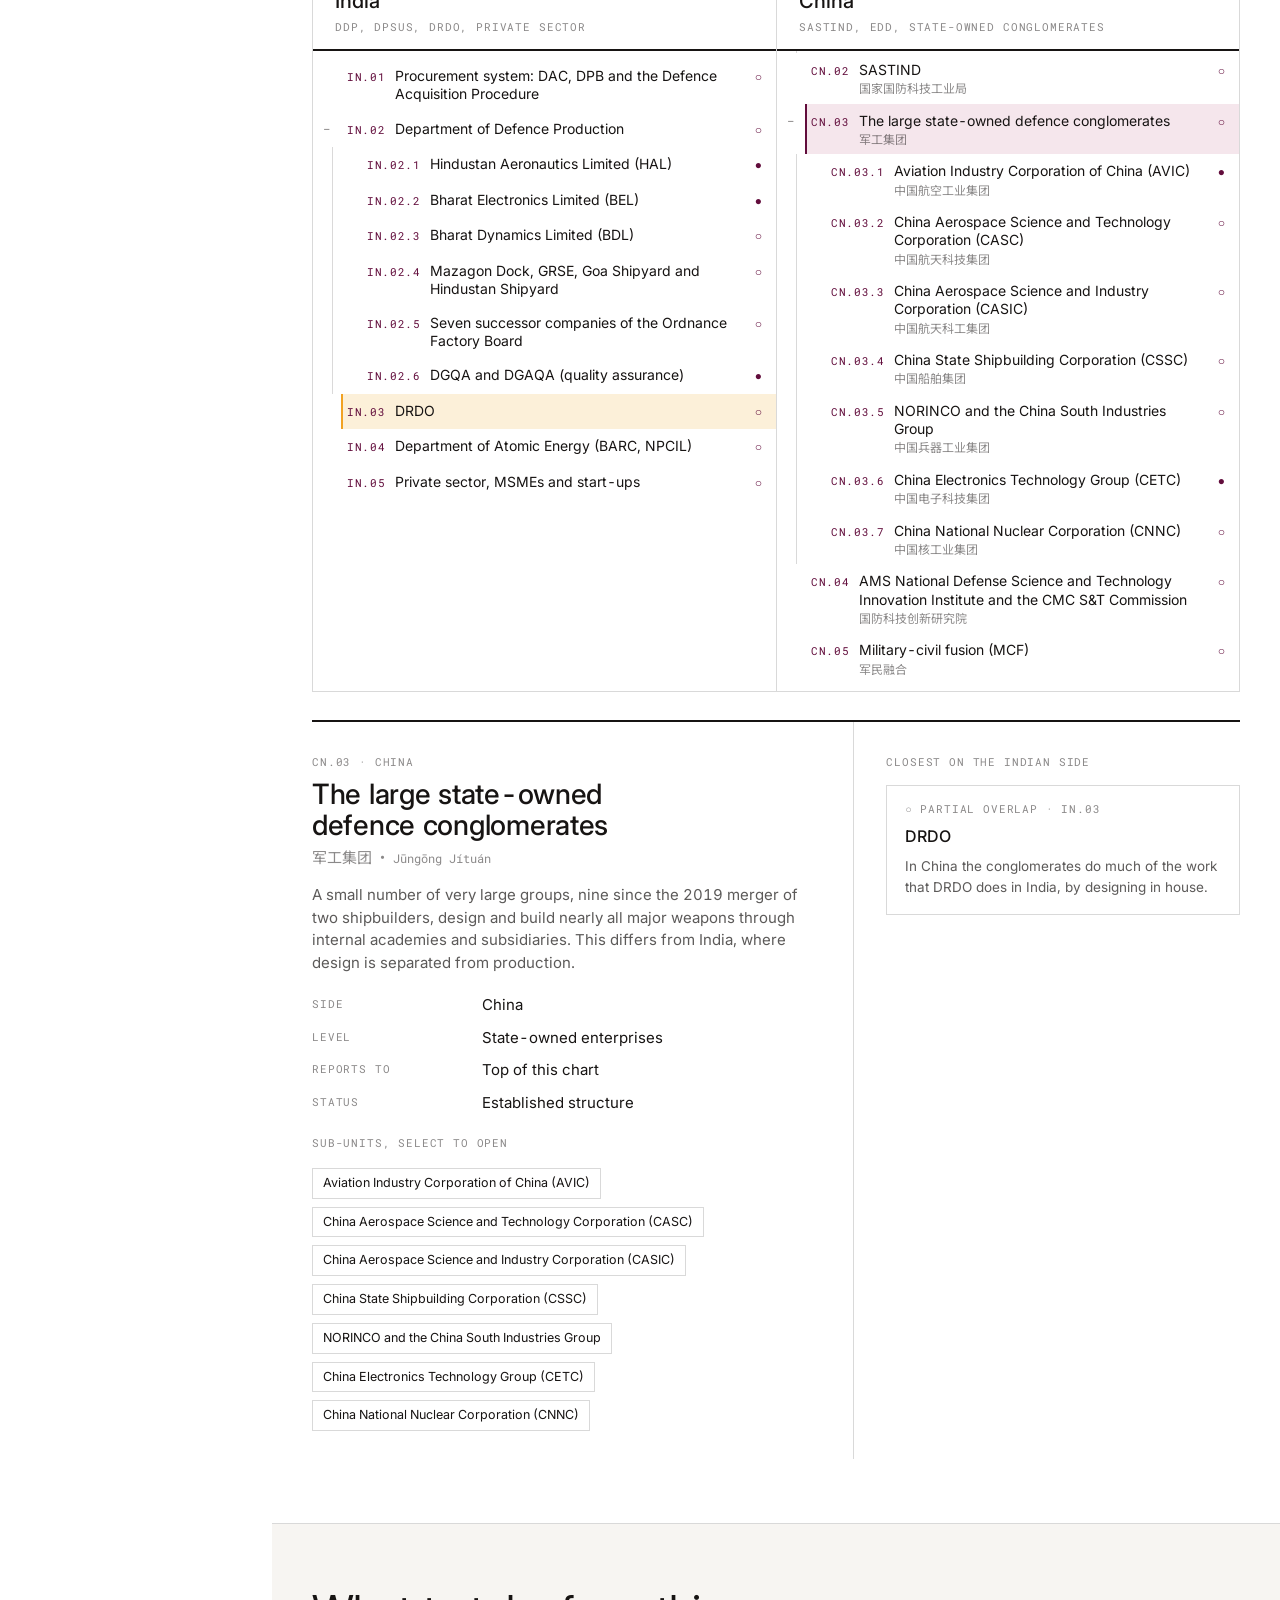
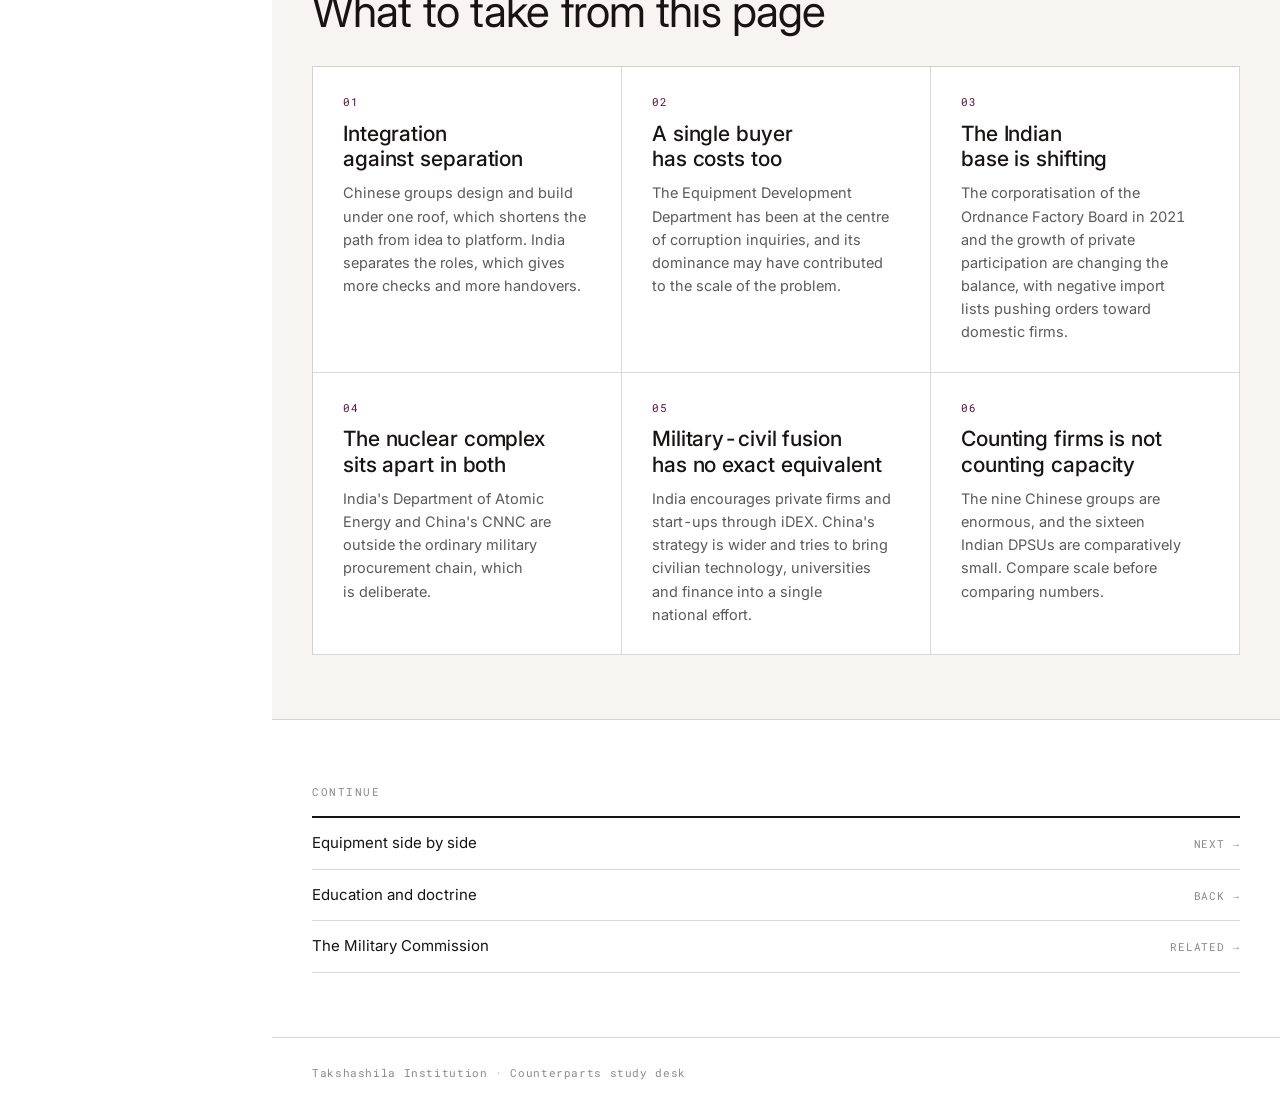
<file: industry.html>
<!doctype html>
<html lang="en-GB">
<head>
<meta charset="utf-8">
<meta name="viewport" content="width=device-width, initial-scale=1">
<title>Industry and Procurement · Counterparts</title>
<meta name="description" content="The Chinese defence-industrial system compared with the Indian DDP, DRDO and DPSU system.">
<link rel="preconnect" href="https://fonts.googleapis.com">
<link rel="preconnect" href="https://fonts.gstatic.com" crossorigin>
<link href="https://fonts.googleapis.com/css2?family=Inter:wght@300;400;500;600&family=Roboto+Mono:wght@400&family=Noto+Sans+SC:wght@400&display=swap" rel="stylesheet">
<link rel="stylesheet" href="assets/style.css">
</head>
<body>
<main>
<header class="band"><div class="wrap">
<div class="eyebrow">Domains · 03</div>
<h1 class="h-sec" style="max-width:20ch">Who designs, who builds and who <em>buys</em></h1>
<p class="lede" style="margin-top:24px">India separates the work among services (who set requirements), DRDO (who design), public and private firms (who build), the DGQA (who inspect) and the Defence Acquisition Council and the CCS (who approve). China concentrates most of it in a single military buyer, the Equipment Development Department, and a handful of state-owned groups that design and build in-house. The matrix below shows who does what, and the chart beneath it lets you trace specific counterparts.</p><div class="rgrid c3" style="margin-top:36px;max-width:980px">
<div><div class="meta" style="color:var(--wine)">01</div><p style="margin:8px 0 0;font-size:14px;color:var(--ink-70)">Select any box on either side. Boxes marked ● have a close counterpart, boxes marked ○ overlap only in part.</p></div>
<div><div class="meta" style="color:var(--wine)">02</div><p style="margin:8px 0 0;font-size:14px;color:var(--ink-70)">The matching boxes on the other side light up in marigold, and the panel below explains how they differ.</p></div>
<div><div class="meta" style="color:var(--wine)">03</div><p style="margin:8px 0 0;font-size:14px;color:var(--ink-70)">Boxes without a marker have no counterpart. That is a finding in itself, and the panel says why.</p></div>
</div>
</div></header>
<section class="band deep"><div class="wrap">
<div class="sec-head"><h2 class="h-sec">Who does what</h2></div>
<div class="scroll-x"><table class="data" style="min-width:680px">
<thead><tr><th style="width:18%">Function</th><th style="width:41%">India</th><th style="width:41%">China</th></tr></thead>
<tbody>
<tr><td><strong>Requirements</strong></td><td>Service Headquarters, with HQ IDS for joint needs; approved by the DAC.</td><td>Services and theatres propose; the CMC Equipment Development Department and the Joint Staff Department decide.</td></tr>
<tr><td><strong>Design and R&amp;D</strong></td><td>DRDO and its laboratories; HAL and the shipyards for some designs; private firms in some programmes.</td><td>Design academies within the state-owned groups (AVIC, CASC, CASIC, CSSC, NORINCO, CETC) and the Academy of Military Sciences for frontier work.</td></tr>
<tr><td><strong>Production</strong></td><td>Sixteen DPSUs, with a growing private sector.</td><td>The same nine state-owned groups, with private firms through military-civil fusion.</td></tr>
<tr><td><strong>Quality</strong></td><td>DGQA and DGAQA, as separate inspectors.</td><td>Military representatives stationed inside factories.</td></tr>
<tr><td><strong>Buying</strong></td><td>Acquisition Wing under the Defence Secretary; the DAC; the CCS for larger cases.</td><td>The Equipment Development Department as a single buyer.</td></tr>
<tr><td><strong>Regulation</strong></td><td>Department of Defence Production.</td><td>SASTIND within the Ministry of Industry and Information Technology.</td></tr>
<tr><td><strong>Oversight</strong></td><td>CAG audit reports to Parliament; Standing Committee on Defence.</td><td>CMC Audit Office and Discipline Inspection Commission.</td></tr>
</tbody></table></div></div></section>
<section class="band"><div class="wrap"><div id="tree"></div></div></section><section class="band deep"><div class="wrap">
<div class="sec-head"><h2 class="h-sec">What to take from this page</h2></div>
<div class="rgrid c3"><div class="kpi"><div class="meta" style="color:var(--wine)">01</div><h3 class="h-card" style="margin:10px 0 10px">Integration against separation</h3><p style="color:var(--ink-70);font-size:14.5px;line-height:1.6;margin:0">Chinese groups design and build under one roof, which shortens the path from idea to platform. India separates the roles, which gives more checks and more handovers.</p></div><div class="kpi"><div class="meta" style="color:var(--wine)">02</div><h3 class="h-card" style="margin:10px 0 10px">A single buyer has costs too</h3><p style="color:var(--ink-70);font-size:14.5px;line-height:1.6;margin:0">The Equipment Development Department has been at the centre of corruption inquiries, and its dominance may have contributed to the scale of the problem.</p></div><div class="kpi"><div class="meta" style="color:var(--wine)">03</div><h3 class="h-card" style="margin:10px 0 10px">The Indian base is shifting</h3><p style="color:var(--ink-70);font-size:14.5px;line-height:1.6;margin:0">The corporatisation of the Ordnance Factory Board in 2021 and the growth of private participation are changing the balance, with negative import lists pushing orders toward domestic firms.</p></div><div class="kpi"><div class="meta" style="color:var(--wine)">04</div><h3 class="h-card" style="margin:10px 0 10px">The nuclear complex sits apart in both</h3><p style="color:var(--ink-70);font-size:14.5px;line-height:1.6;margin:0">India's Department of Atomic Energy and China's CNNC are outside the ordinary military procurement chain, which is deliberate.</p></div><div class="kpi"><div class="meta" style="color:var(--wine)">05</div><h3 class="h-card" style="margin:10px 0 10px">Military-civil fusion has no exact equivalent</h3><p style="color:var(--ink-70);font-size:14.5px;line-height:1.6;margin:0">India encourages private firms and start-ups through iDEX. China's strategy is wider and tries to bring civilian technology, universities and finance into a single national effort.</p></div><div class="kpi"><div class="meta" style="color:var(--wine)">06</div><h3 class="h-card" style="margin:10px 0 10px">Counting firms is not counting capacity</h3><p style="color:var(--ink-70);font-size:14.5px;line-height:1.6;margin:0">The nine Chinese groups are enormous, and the sixteen Indian DPSUs are comparatively small. Compare scale before comparing numbers.</p></div></div></div></section><section class="band"><div class="wrap"><div class="eyebrow">Continue</div><div class="rows"><a href="equipment.html" style="text-decoration:none"><span>Equipment side by side</span><span class="meta">Next →</span></a><a href="education.html" style="text-decoration:none"><span>Education and doctrine</span><span class="meta">Back →</span></a><a href="cmc.html" style="text-decoration:none"><span>The Military Commission</span><span class="meta">Related →</span></a></div></div></section>
</main>
<script src="assets/app.js"></script>
<script src="assets/data-apex.js"></script>
<script src="assets/data-forces.js"></script>
<script src="assets/data-domains.js"></script>

<script>
UI.PairedTree(document.getElementById('tree'), PAIRS.industry);
</script>
</body>
</html>
</file>
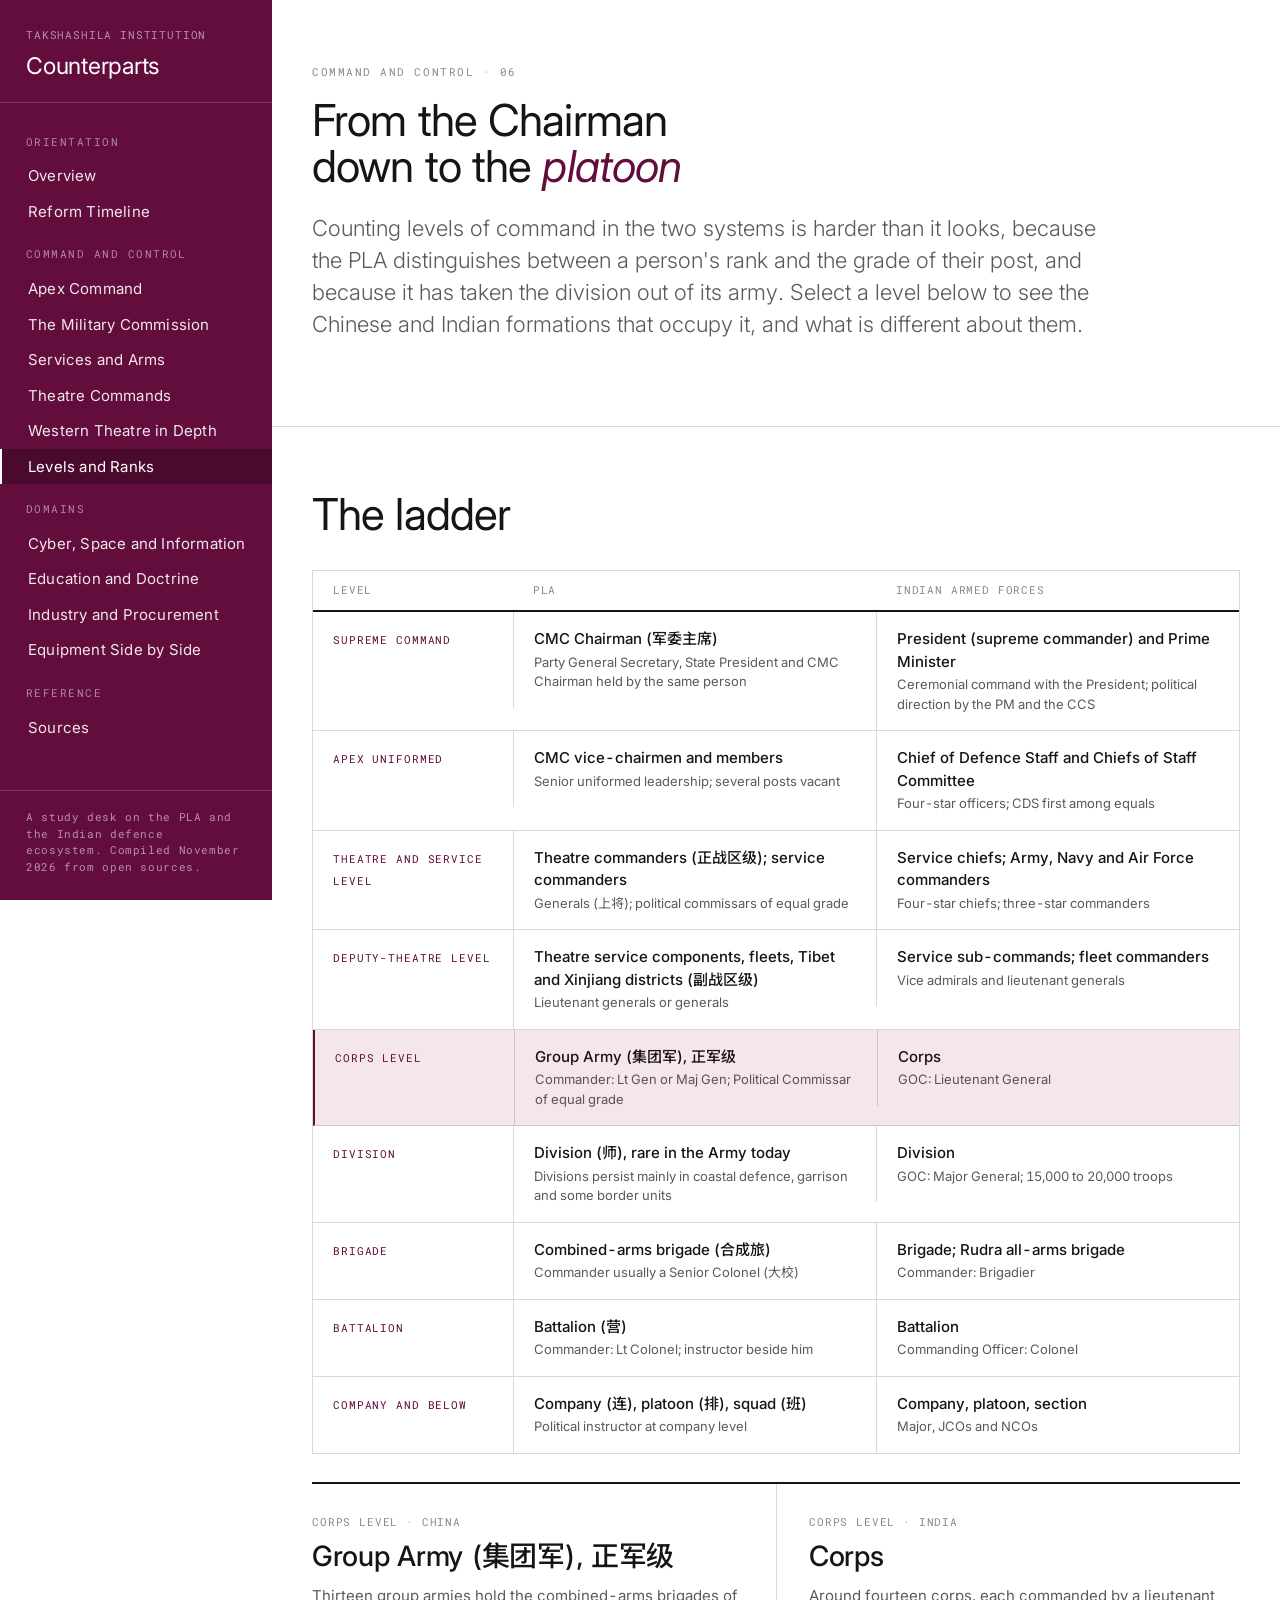
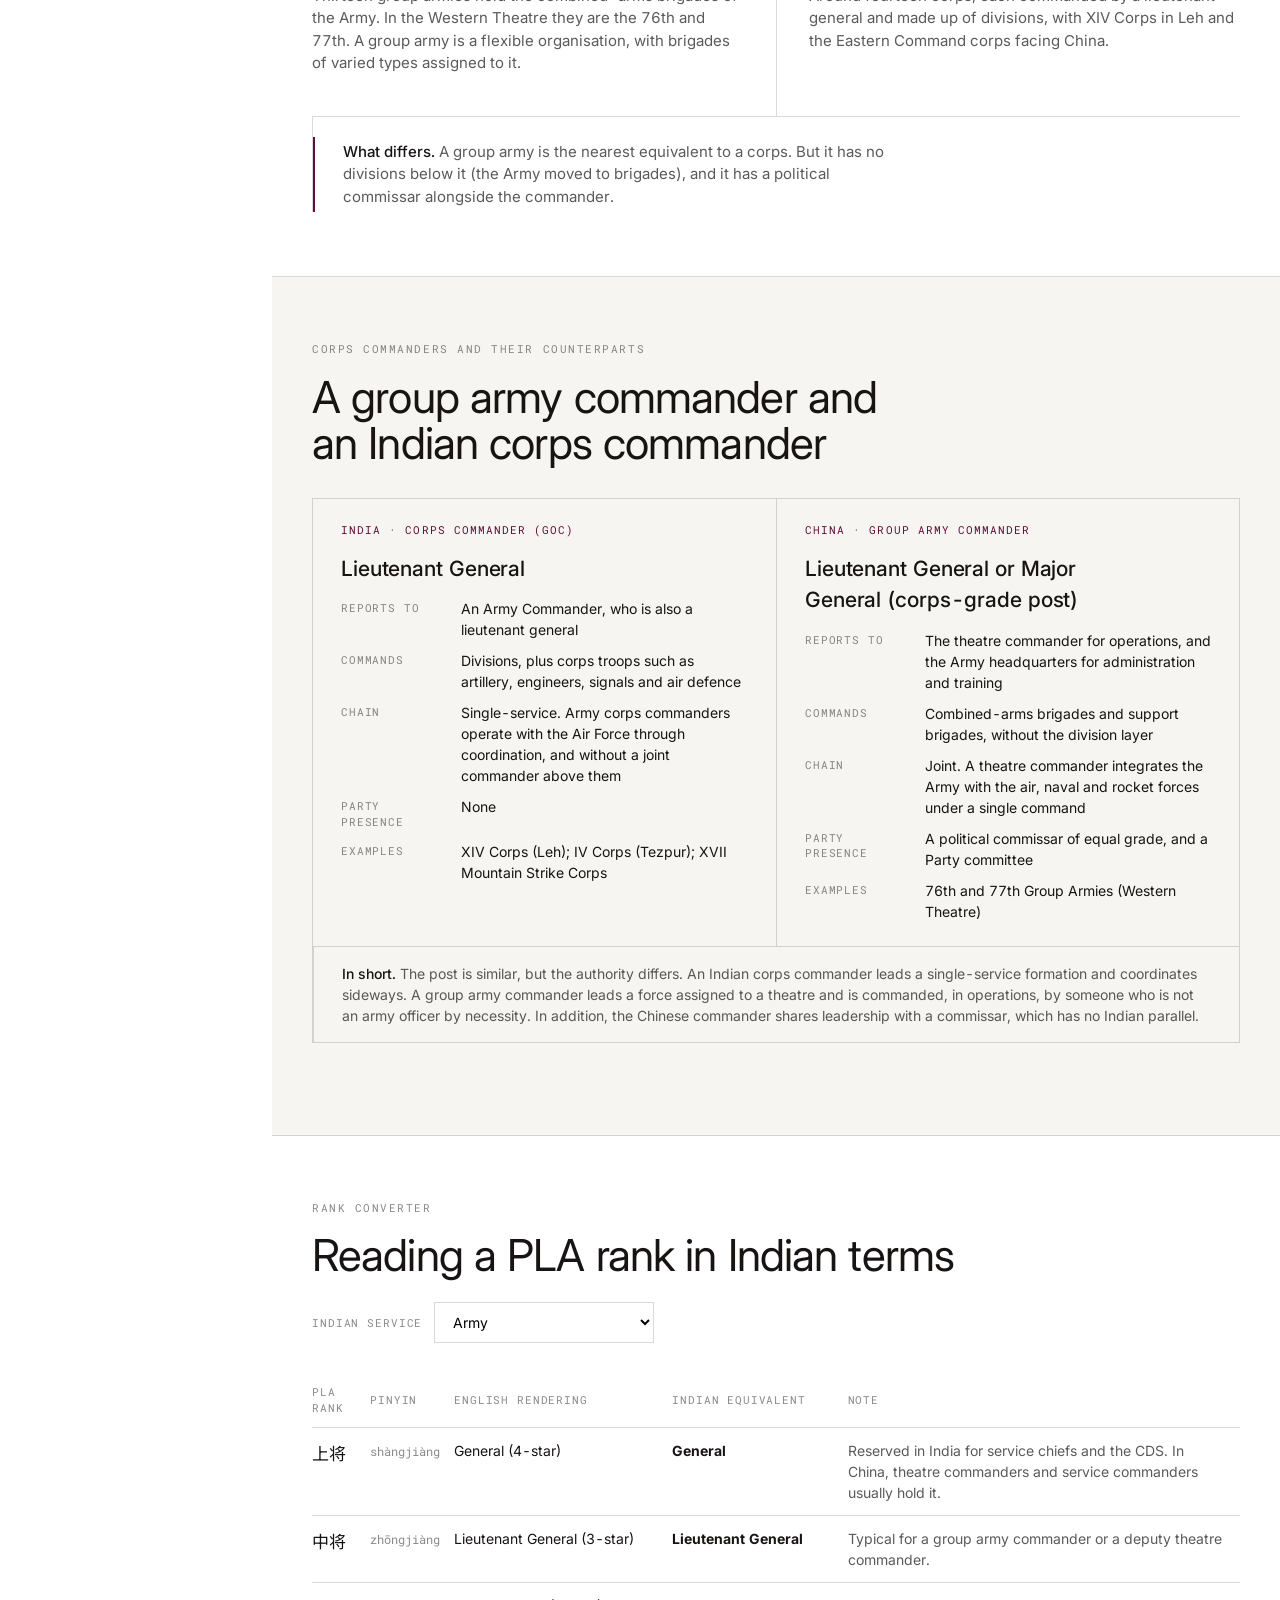
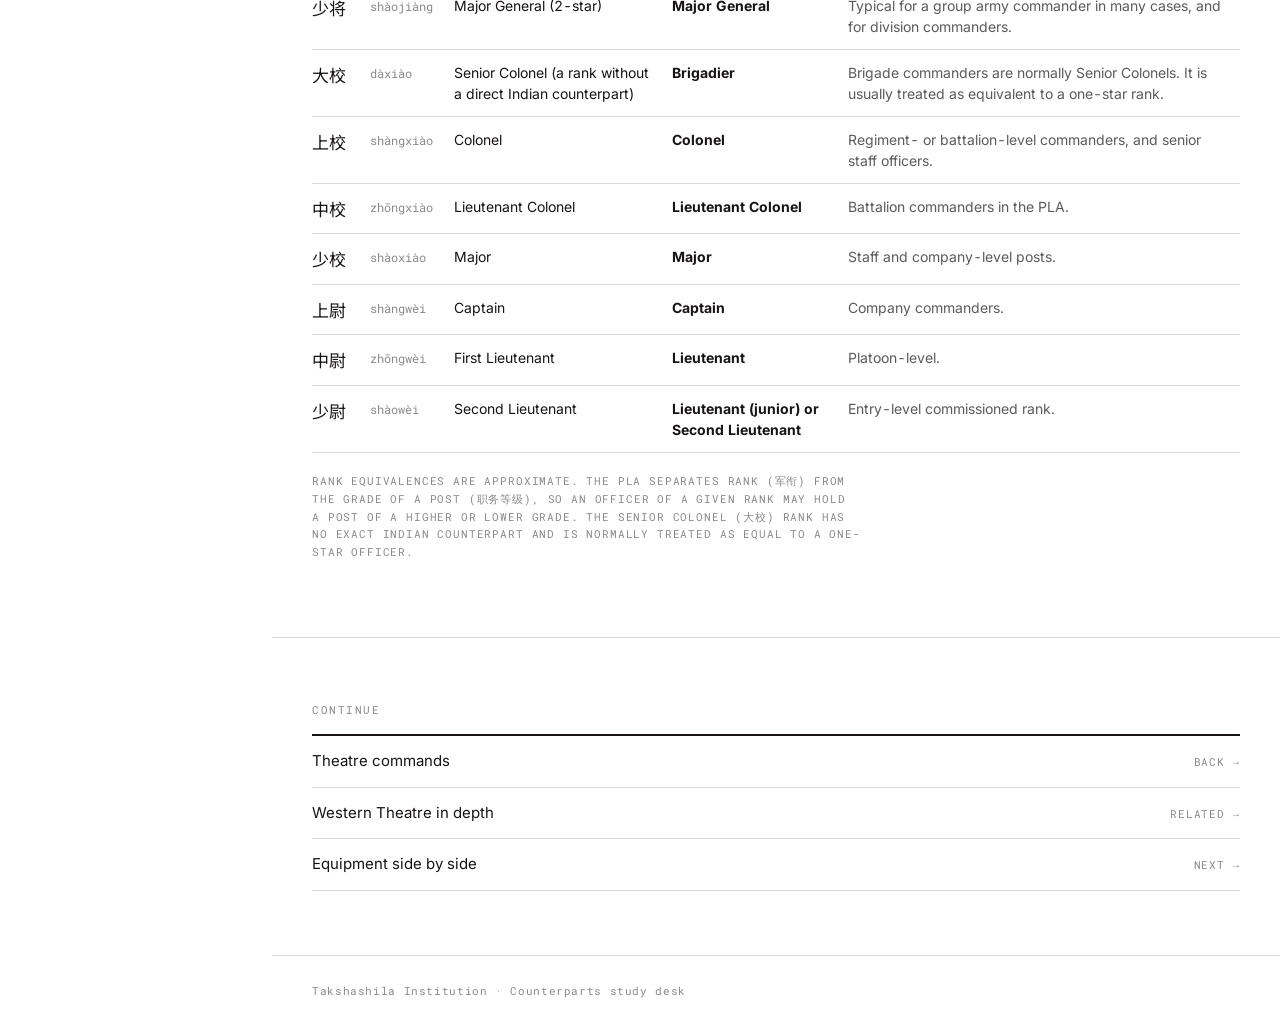
<file: ladder.html>
<!doctype html>
<html lang="en-GB">
<head>
<meta charset="utf-8">
<meta name="viewport" content="width=device-width, initial-scale=1">
<title>Levels and Ranks · Counterparts</title>
<meta name="description" content="Levels of command from Chairman to platoon in the PLA and the Indian armed forces, with a rank converter.">
<link rel="preconnect" href="https://fonts.googleapis.com">
<link rel="preconnect" href="https://fonts.gstatic.com" crossorigin>
<link href="https://fonts.googleapis.com/css2?family=Inter:wght@300;400;500;600&family=Roboto+Mono:wght@400&family=Noto+Sans+SC:wght@400&display=swap" rel="stylesheet">
<link rel="stylesheet" href="assets/style.css">
</head>
<body>
<main>
<header class="band"><div class="wrap">
<div class="eyebrow">Command and control · 06</div>
<h1 class="h-sec" style="max-width:20ch">From the Chairman down to the <em>platoon</em></h1>
<p class="lede" style="margin-top:24px">Counting levels of command in the two systems is harder than it looks, because the PLA distinguishes between a person's rank and the grade of their post, and because it has taken the division out of its army. Select a level below to see the Chinese and Indian formations that occupy it, and what is different about them.</p>
</div></header>
<section class="band"><div class="wrap">
<div class="sec-head"><h2 class="h-sec">The ladder</h2></div>
<div id="ladder" class="ladder"></div>
<div id="lad-detail" class="lad-detail" aria-live="polite"></div>
</div></section>

<section class="band deep"><div class="wrap">
<div class="sec-head"><div><div class="eyebrow">Corps commanders and their counterparts</div><h2 class="h-sec">A group army commander and an Indian corps commander</h2></div></div>
<div class="eq">
<div><span class="side-h">India · Corps commander (GOC)</span><h4>Lieutenant General</h4>
<dl class="deftable facts"><dt>Reports to</dt><dd>An Army Commander, who is also a lieutenant general</dd><dt>Commands</dt><dd>Divisions, plus corps troops such as artillery, engineers, signals and air defence</dd><dt>Chain</dt><dd>Single-service. Army corps commanders operate with the Air Force through coordination, and without a joint commander above them</dd><dt>Party presence</dt><dd>None</dd><dt>Examples</dt><dd>XIV Corps (Leh); IV Corps (Tezpur); XVII Mountain Strike Corps</dd></dl></div>
<div><span class="side-h">China · Group army commander</span><h4>Lieutenant General or Major General (corps-grade post)</h4>
<dl class="deftable facts"><dt>Reports to</dt><dd>The theatre commander for operations, and the Army headquarters for administration and training</dd><dt>Commands</dt><dd>Combined-arms brigades and support brigades, without the division layer</dd><dt>Chain</dt><dd>Joint. A theatre commander integrates the Army with the air, naval and rocket forces under a single command</dd><dt>Party presence</dt><dd>A political commissar of equal grade, and a Party committee</dd><dt>Examples</dt><dd>76th and 77th Group Armies (Western Theatre)</dd></dl></div>
<div class="eq-note"><strong>In short.</strong> The post is similar, but the authority differs. An Indian corps commander leads a single-service formation and coordinates sideways. A group army commander leads a force assigned to a theatre and is commanded, in operations, by someone who is not an army officer by necessity. In addition, the Chinese commander shares leadership with a commissar, which has no Indian parallel.</div></div>
</div></section>

<section class="band"><div class="wrap">
<div class="sec-head"><div><div class="eyebrow">Rank converter</div><h2 class="h-sec">Reading a PLA rank in Indian terms</h2></div>
<label style="display:flex;gap:12px;align-items:center;font-family:var(--mono);font-size:11px;letter-spacing:0.08em;text-transform:uppercase;color:var(--ink-50)">Indian service <select class="sel" id="svc"><option value="army">Army</option><option value="navy">Navy</option><option value="air">Air Force</option></select></label></div>
<div class="scroll-x"><table class="data" style="min-width:640px"><thead><tr><th>PLA rank</th><th>Pinyin</th><th>English rendering</th><th>Indian equivalent</th><th>Note</th></tr></thead><tbody id="ranks"></tbody></table></div>
<p class="meta" style="margin-top:20px;max-width:80ch;line-height:1.7">Rank equivalences are approximate. The PLA separates rank (军衔) from the grade of a post (职务等级), so an officer of a given rank may hold a post of a higher or lower grade. The Senior Colonel (大校) rank has no exact Indian counterpart and is normally treated as equal to a one-star officer.</p>
</div></section>
<section class="band"><div class="wrap"><div class="eyebrow">Continue</div><div class="rows"><a href="theatres.html" style="text-decoration:none"><span>Theatre commands</span><span class="meta">Back →</span></a><a href="western.html" style="text-decoration:none"><span>Western Theatre in depth</span><span class="meta">Related →</span></a><a href="equipment.html" style="text-decoration:none"><span>Equipment side by side</span><span class="meta">Next →</span></a></div></div></section>
</main>
<script src="assets/app.js"></script>
<script src="assets/data-misc.js"></script>

<script>

const rows=DATA.ladder,box=document.getElementById('ladder'),det=document.getElementById('lad-detail');
box.innerHTML='<div class="lad-head"><div>Level</div><div>PLA</div><div>Indian armed forces</div></div>'+rows.map((r,i)=>`<button type="button" class="lad-row" data-i="${i}" aria-pressed="false"><div><span class="lv">${esc(r.lv)}</span></div><div><div class="t">${esc(r.cn[0])}</div><div class="s">${esc(r.cn[1])}</div></div><div><div class="t">${esc(r.in[0])}</div><div class="s">${esc(r.in[1])}</div></div></button>`).join('');
function show(i){const r=rows[i];
 box.querySelectorAll('.lad-row').forEach((b,k)=>b.setAttribute('aria-pressed',k===i));
 det.innerHTML=`<div><span class="meta">${esc(r.lv)} · China</span><h3 class="h-feat" style="margin:8px 0 12px">${esc(r.cn[0])}</h3><p style="color:var(--ink-70)">${esc(r.cnD)}</p></div><div><span class="meta">${esc(r.lv)} · India</span><h3 class="h-feat" style="margin:8px 0 12px">${esc(r.in[0])}</h3><p style="color:var(--ink-70)">${esc(r.inD)}</p></div><div style="grid-column:1/-1;border-top:1px solid var(--ink-20);padding:20px 0 0"><div class="aside"><strong>What differs.</strong> ${esc(r.diff)}</div></div>`;
 det.querySelector('div').style.padding='26px 32px 26px 0';}
box.addEventListener('click',e=>{const b=e.target.closest('.lad-row');if(b)show(Number(b.dataset.i));});
show(4);
const tb=document.getElementById('ranks'),sv=document.getElementById('svc');
function drawRanks(){tb.innerHTML=DATA.ranks.map(r=>`<tr><td class="zh" style="font-size:17px">${esc(r.zh)}</td><td><span class="mono" style="font-size:11.5px;color:var(--ink-50)">${esc(r.py)}</span></td><td>${esc(r.cnEn)}</td><td><strong>${esc(r[sv.value])}</strong></td><td style="color:var(--ink-70)">${esc(r.note)}</td></tr>`).join('');}
sv.addEventListener('change',drawRanks);drawRanks();

</script>
</body>
</html>
</file>
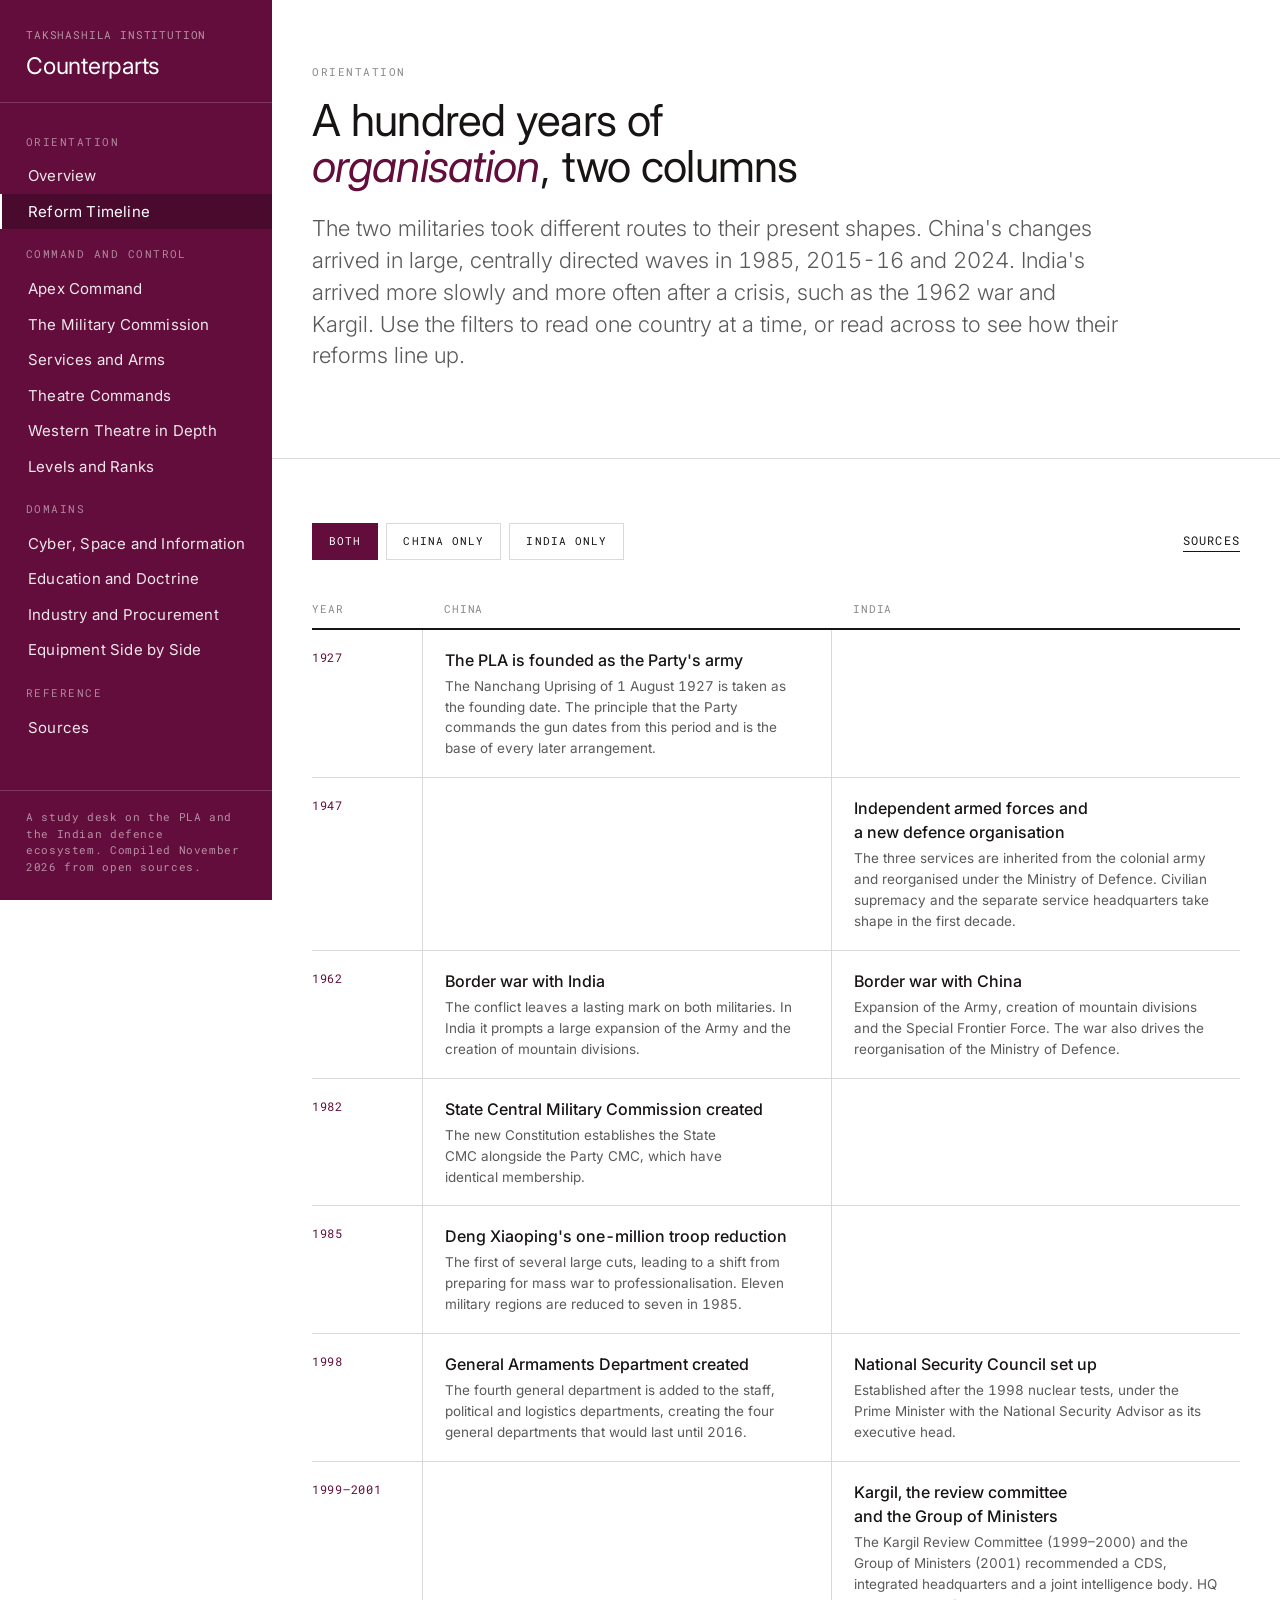
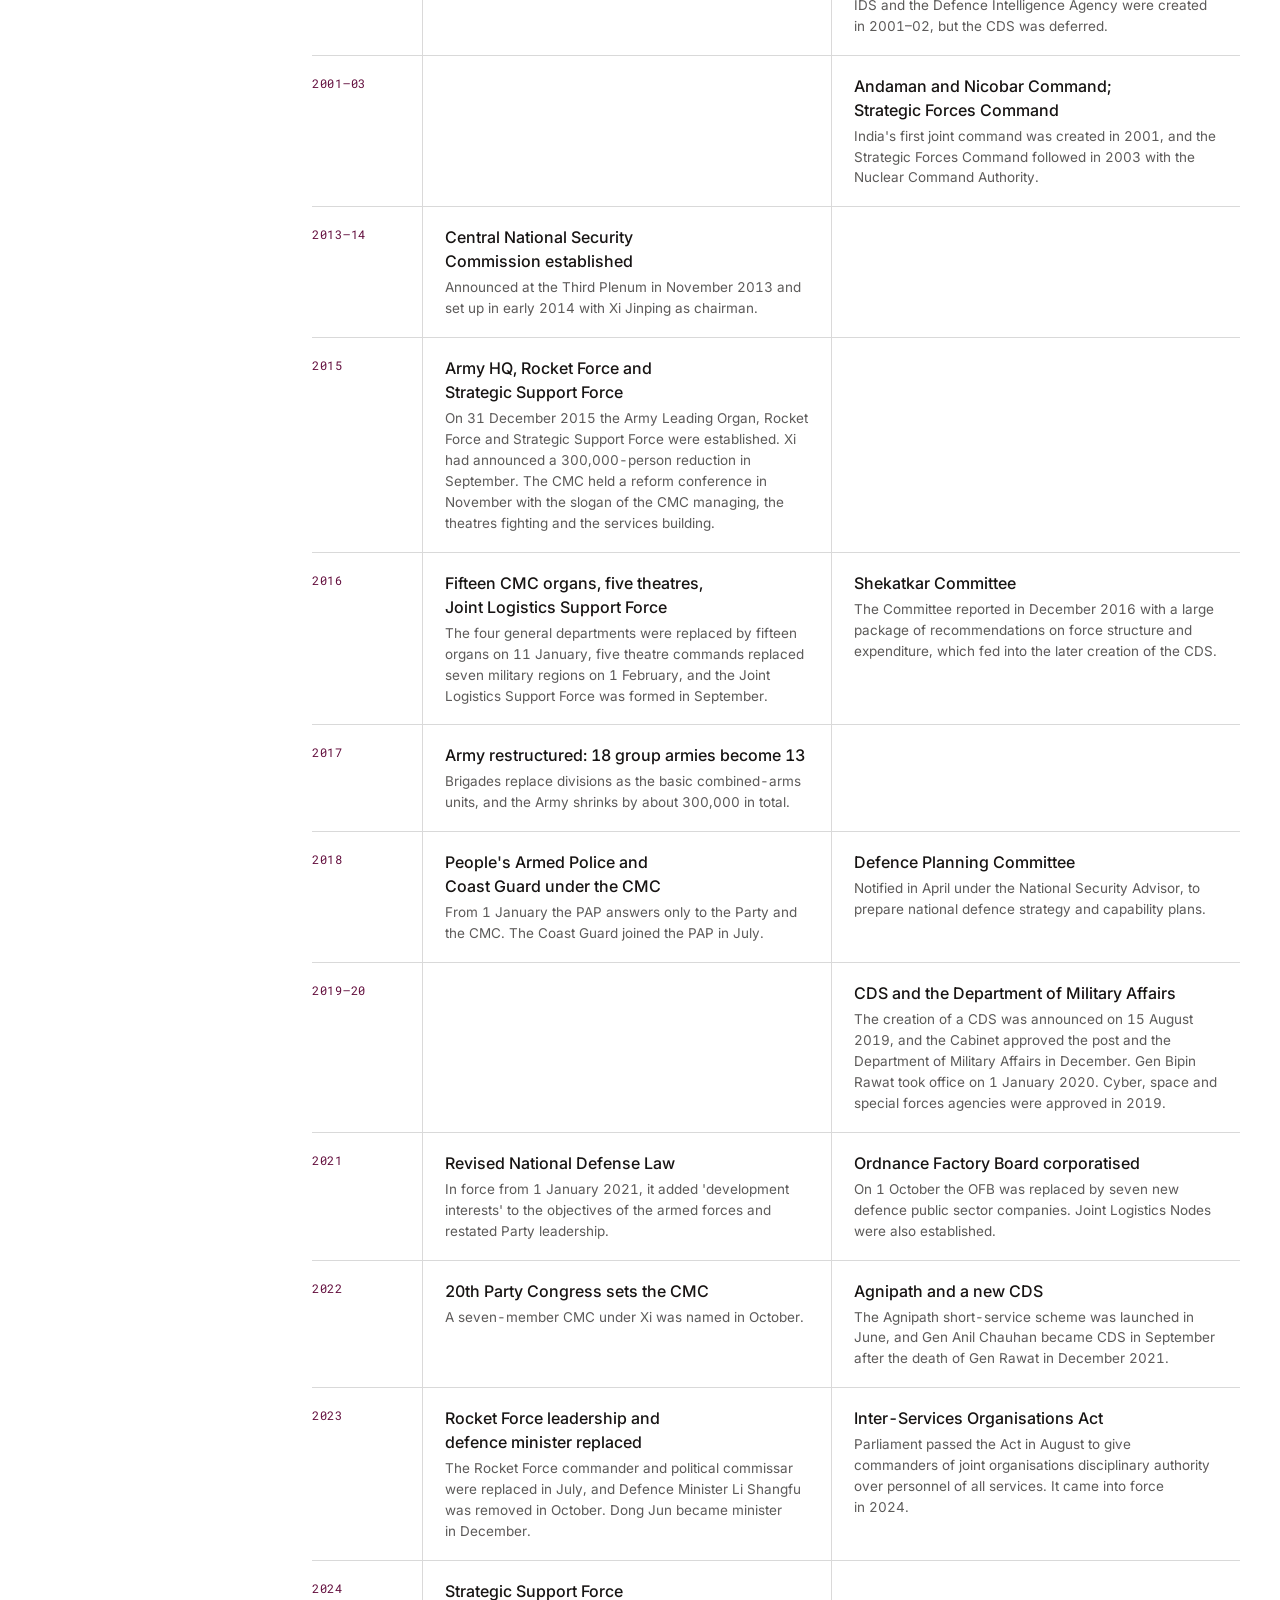
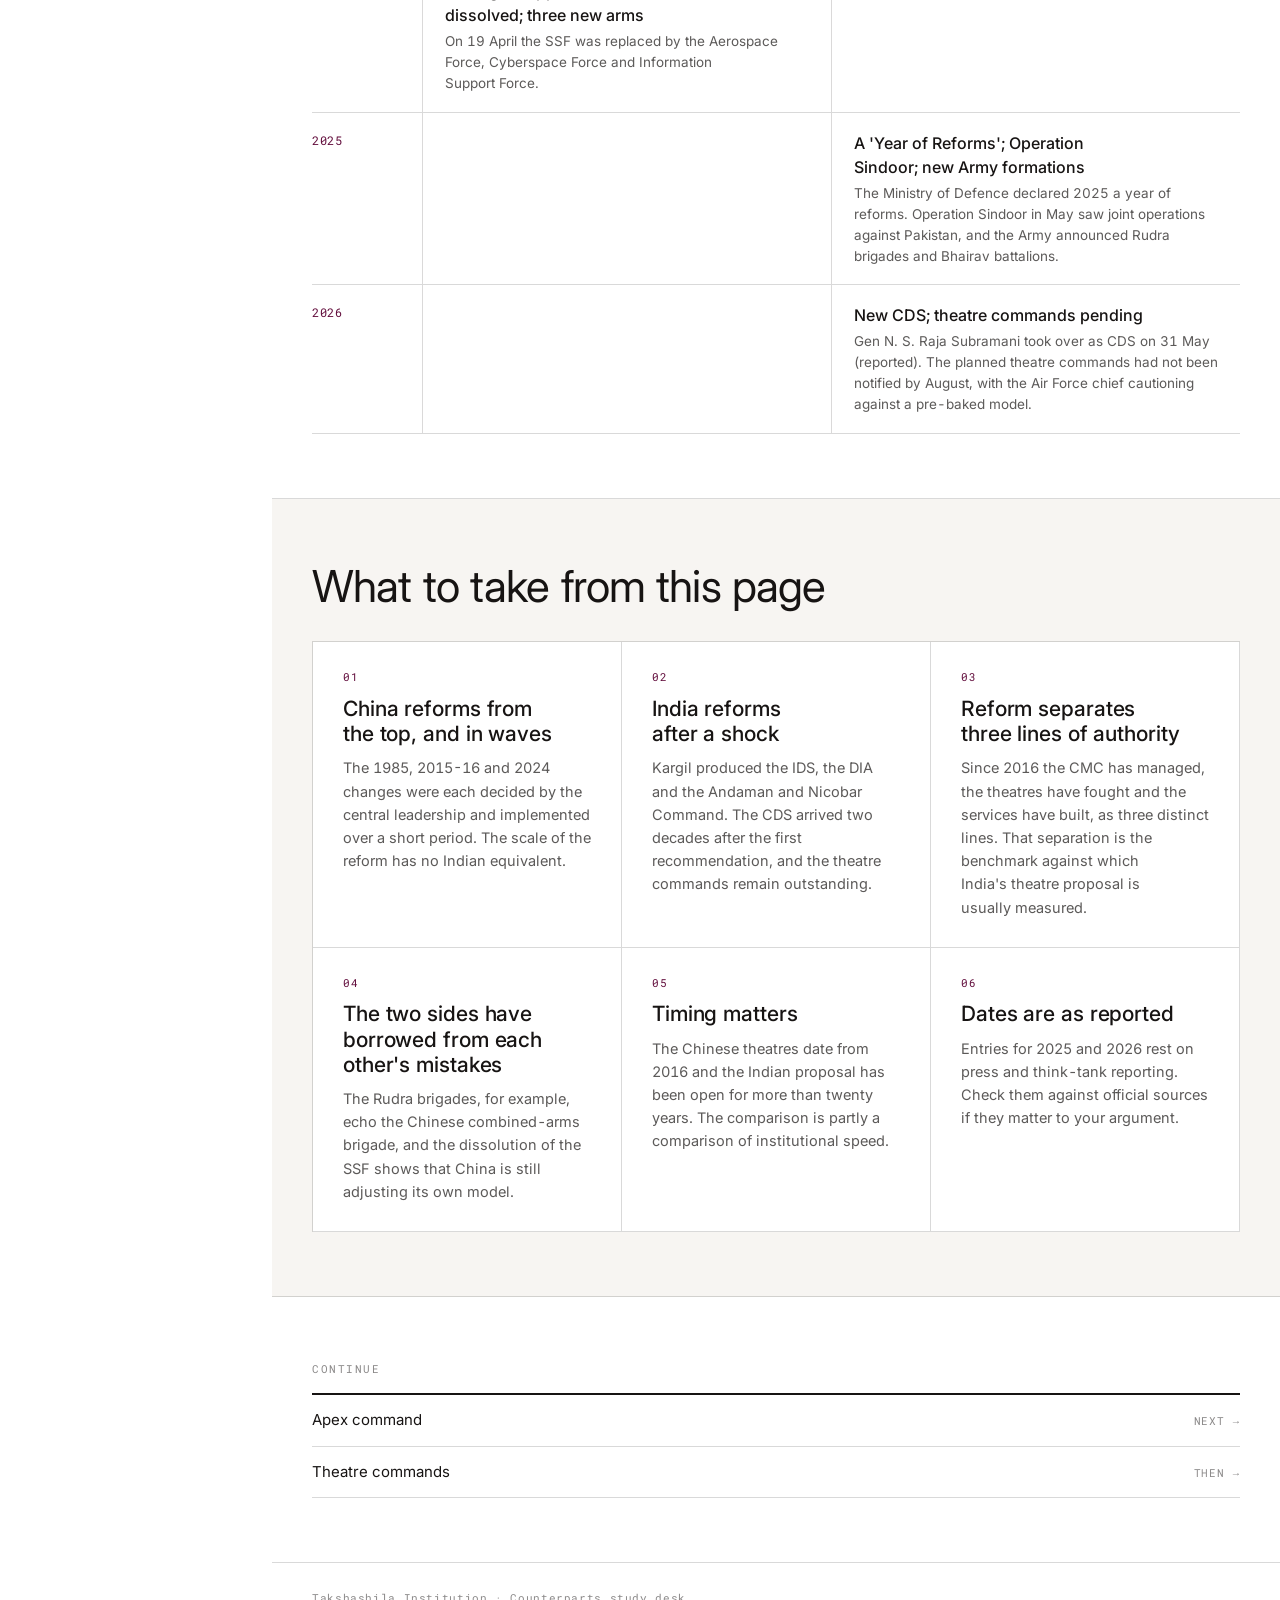
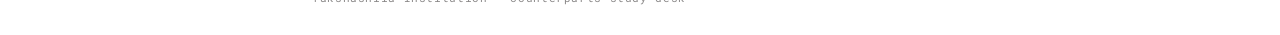
<file: reforms.html>
<!doctype html>
<html lang="en-GB">
<head>
<meta charset="utf-8">
<meta name="viewport" content="width=device-width, initial-scale=1">
<title>Reform Timeline · Counterparts</title>
<meta name="description" content="A two-column timeline of organisational reform in the PLA and the Indian armed forces.">
<link rel="preconnect" href="https://fonts.googleapis.com">
<link rel="preconnect" href="https://fonts.gstatic.com" crossorigin>
<link href="https://fonts.googleapis.com/css2?family=Inter:wght@300;400;500;600&family=Roboto+Mono:wght@400&family=Noto+Sans+SC:wght@400&display=swap" rel="stylesheet">
<link rel="stylesheet" href="assets/style.css">
</head>
<body>
<main>
<header class="band"><div class="wrap">
<div class="eyebrow">Orientation</div>
<h1 class="h-sec" style="max-width:20ch">A hundred years of <em>organisation</em>, two columns</h1>
<p class="lede" style="margin-top:24px">The two militaries took different routes to their present shapes. China's changes arrived in large, centrally directed waves in 1985, 2015-16 and 2024. India's arrived more slowly and more often after a crisis, such as the 1962 war and Kargil. Use the filters to read one country at a time, or read across to see how their reforms line up.</p>
</div></header>
<section class="band"><div class="wrap">
<div class="sec-head"><div class="pill-row" id="flt"><button class="btn sm ghost" type="button" data-f="both" aria-pressed="true">Both</button><button class="btn sm ghost" type="button" data-f="cn" aria-pressed="false">China only</button><button class="btn sm ghost" type="button" data-f="in" aria-pressed="false">India only</button></div>
<a class="link-cta" href="sources.html">Sources</a></div>
<div class="tl-cols"><div>Year</div><div>China</div><div>India</div></div>
<div class="tl" id="tl"></div>
</div></section>
<section class="band deep"><div class="wrap">
<div class="sec-head"><h2 class="h-sec">What to take from this page</h2></div>
<div class="rgrid c3"><div class="kpi"><div class="meta" style="color:var(--wine)">01</div><h3 class="h-card" style="margin:10px 0 10px">China reforms from the top, and in waves</h3><p style="color:var(--ink-70);font-size:14.5px;line-height:1.6;margin:0">The 1985, 2015-16 and 2024 changes were each decided by the central leadership and implemented over a short period. The scale of the reform has no Indian equivalent.</p></div><div class="kpi"><div class="meta" style="color:var(--wine)">02</div><h3 class="h-card" style="margin:10px 0 10px">India reforms after a shock</h3><p style="color:var(--ink-70);font-size:14.5px;line-height:1.6;margin:0">Kargil produced the IDS, the DIA and the Andaman and Nicobar Command. The CDS arrived two decades after the first recommendation, and the theatre commands remain outstanding.</p></div><div class="kpi"><div class="meta" style="color:var(--wine)">03</div><h3 class="h-card" style="margin:10px 0 10px">Reform separates three lines of authority</h3><p style="color:var(--ink-70);font-size:14.5px;line-height:1.6;margin:0">Since 2016 the CMC has managed, the theatres have fought and the services have built, as three distinct lines. That separation is the benchmark against which India's theatre proposal is usually measured.</p></div><div class="kpi"><div class="meta" style="color:var(--wine)">04</div><h3 class="h-card" style="margin:10px 0 10px">The two sides have borrowed from each other's mistakes</h3><p style="color:var(--ink-70);font-size:14.5px;line-height:1.6;margin:0">The Rudra brigades, for example, echo the Chinese combined-arms brigade, and the dissolution of the SSF shows that China is still adjusting its own model.</p></div><div class="kpi"><div class="meta" style="color:var(--wine)">05</div><h3 class="h-card" style="margin:10px 0 10px">Timing matters</h3><p style="color:var(--ink-70);font-size:14.5px;line-height:1.6;margin:0">The Chinese theatres date from 2016 and the Indian proposal has been open for more than twenty years. The comparison is partly a comparison of institutional speed.</p></div><div class="kpi"><div class="meta" style="color:var(--wine)">06</div><h3 class="h-card" style="margin:10px 0 10px">Dates are as reported</h3><p style="color:var(--ink-70);font-size:14.5px;line-height:1.6;margin:0">Entries for 2025 and 2026 rest on press and think-tank reporting. Check them against official sources if they matter to your argument.</p></div></div></div></section><section class="band"><div class="wrap"><div class="eyebrow">Continue</div><div class="rows"><a href="apex.html" style="text-decoration:none"><span>Apex command</span><span class="meta">Next →</span></a><a href="theatres.html" style="text-decoration:none"><span>Theatre commands</span><span class="meta">Then →</span></a></div></div></section>
</main>
<script src="assets/app.js"></script>
<script src="assets/data-misc.js"></script>

<script>

const tl=document.getElementById('tl');
tl.innerHTML=DATA.timeline.map(e=>`<div class="tl-item" data-has="${(e.cn?'c':'')+(e.in?'i':'')}"><div class="yr">${esc(e.y)}</div><div class="cn">${e.cn?`<h4>${esc(e.cn[0])}</h4><p>${esc(e.cn[1])}</p>`:'<span class="empty">&nbsp;</span>'}</div><div class="in">${e.in?`<h4>${esc(e.in[0])}</h4><p>${esc(e.in[1])}</p>`:'<span class="empty">&nbsp;</span>'}</div></div>`).join('');
function flt(f){
 document.querySelectorAll('#flt button').forEach(b=>b.setAttribute('aria-pressed',b.dataset.f===f));
 tl.querySelectorAll('.tl-item').forEach(it=>{const h=it.dataset.has;
   it.classList.toggle('dim',(f==='cn'&&!h.includes('c'))||(f==='in'&&!h.includes('i')));
   it.classList.toggle('hide-cn',f==='in');it.classList.toggle('hide-in',f==='cn');});
 const cols=document.querySelector('.tl-cols');
 cols.children[1].style.visibility=f==='in'?'hidden':'visible';cols.children[2].style.visibility=f==='cn'?'hidden':'visible';
}
document.getElementById('flt').addEventListener('click',e=>{const b=e.target.closest('button');if(b)flt(b.dataset.f);});
flt('both');

</script>
</body>
</html>
</file>
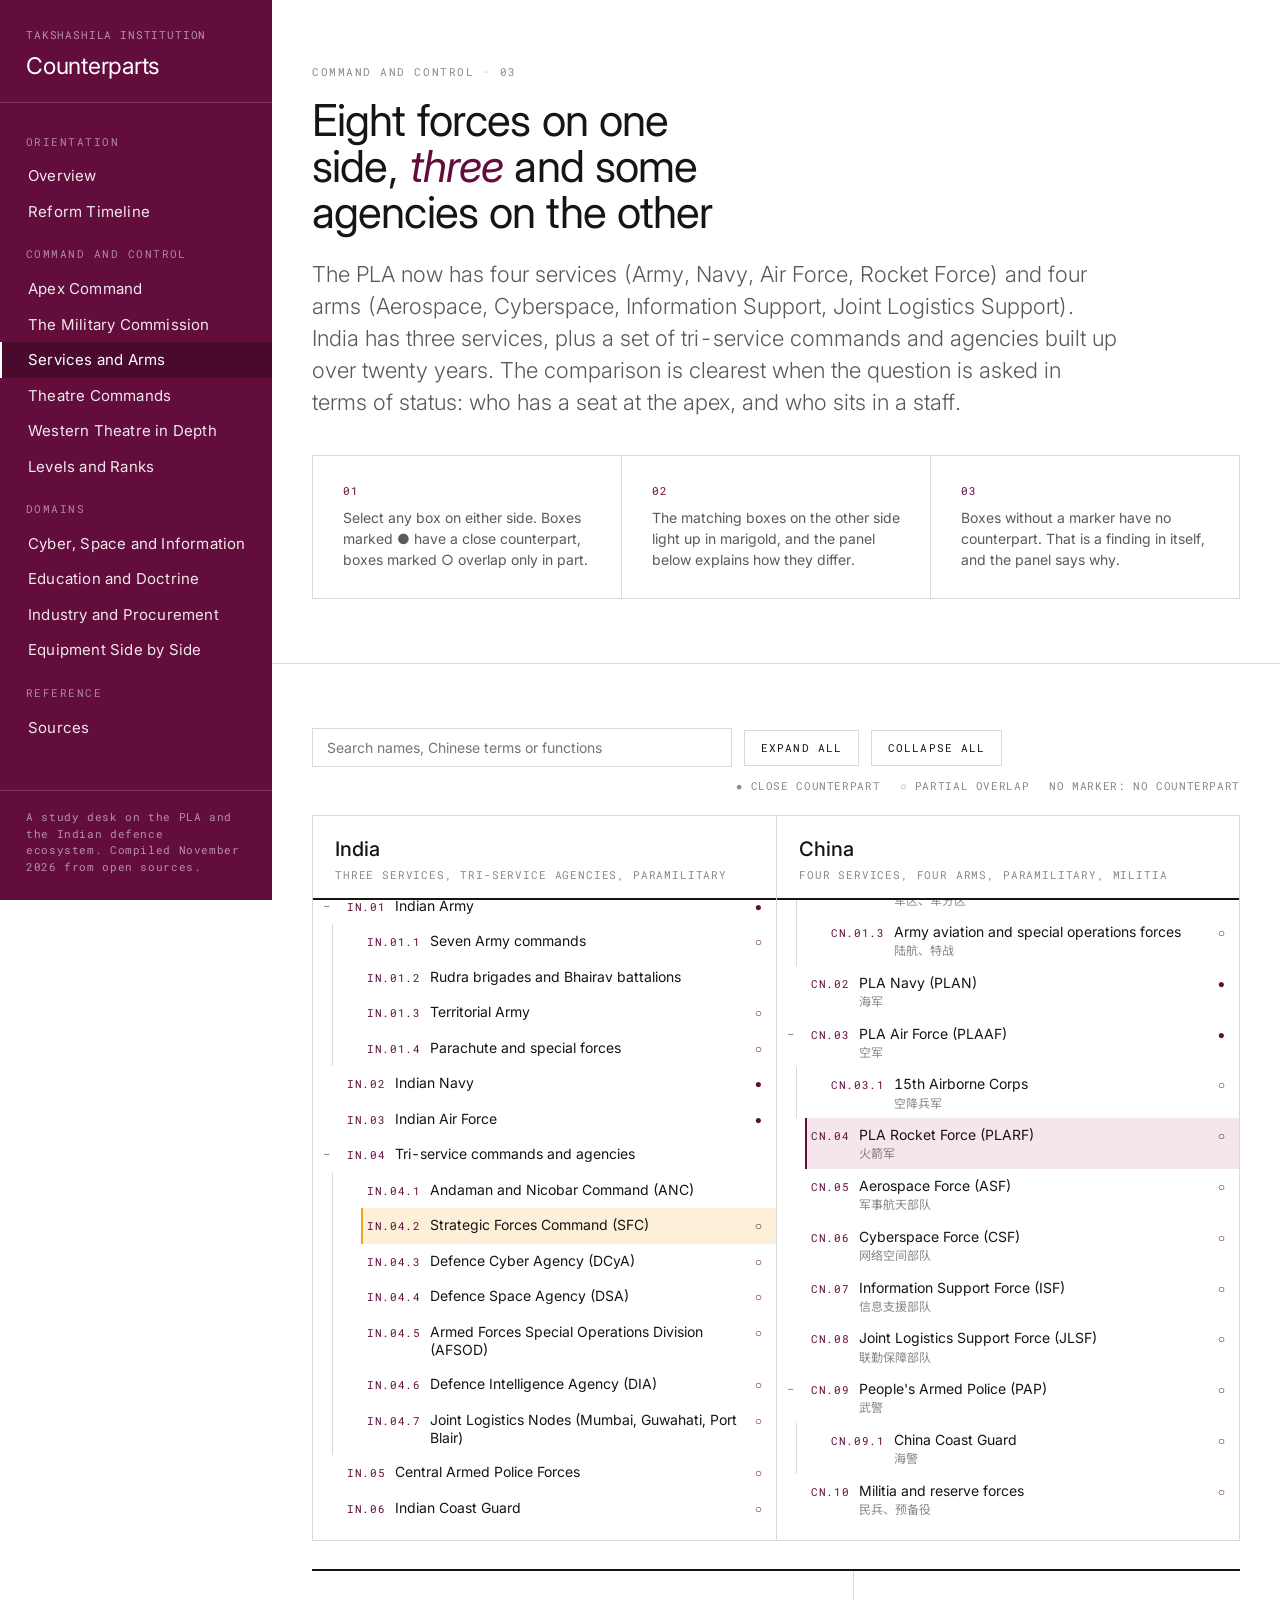
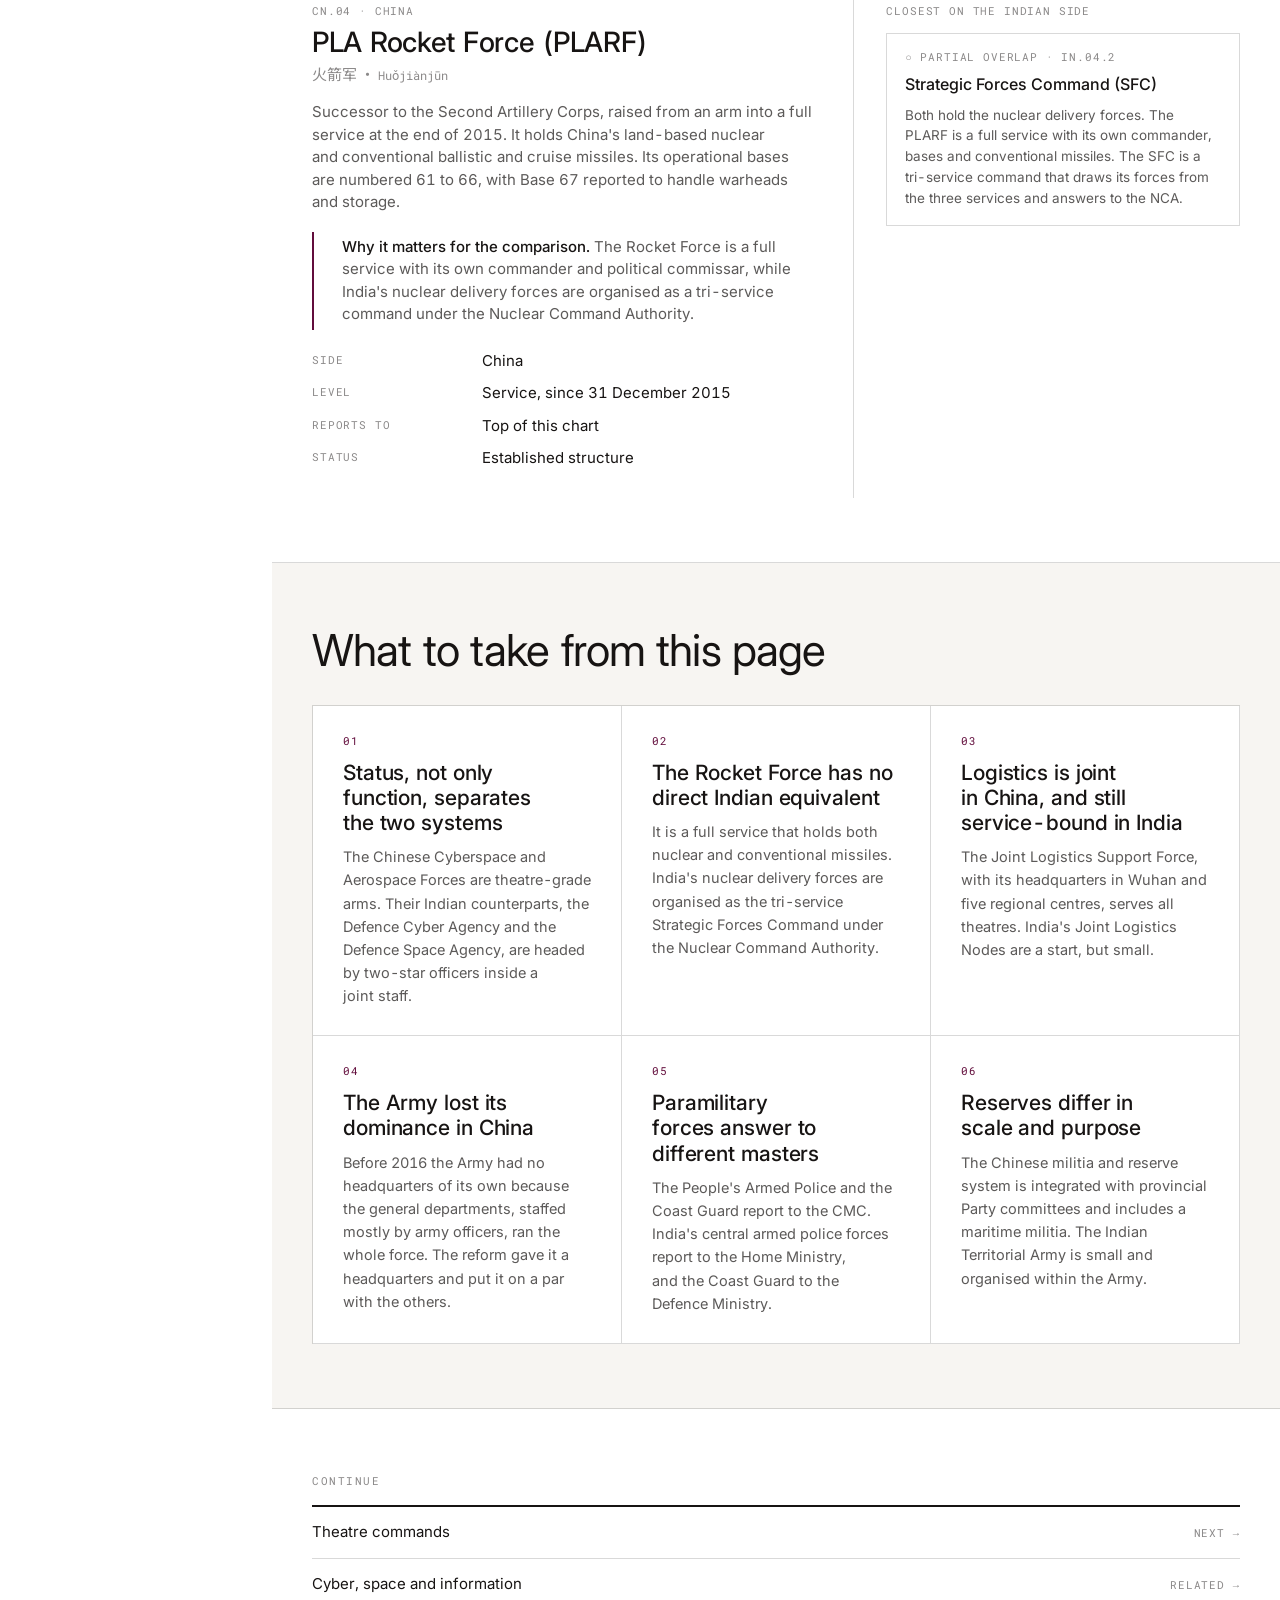
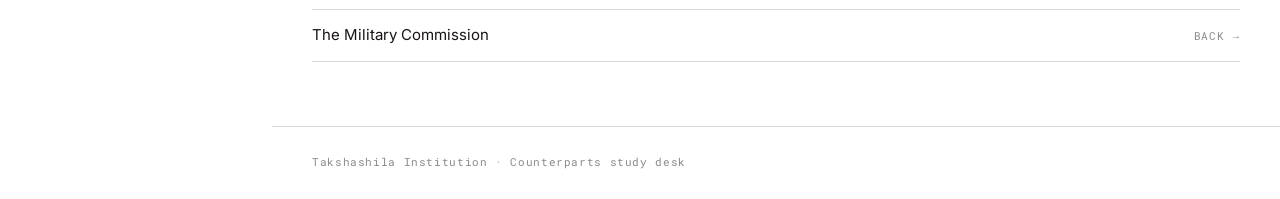
<file: services.html>
<!doctype html>
<html lang="en-GB">
<head>
<meta charset="utf-8">
<meta name="viewport" content="width=device-width, initial-scale=1">
<title>Services and Arms · Counterparts</title>
<meta name="description" content="The four services and four arms of the PLA compared with India's three services and its tri-service agencies.">
<link rel="preconnect" href="https://fonts.googleapis.com">
<link rel="preconnect" href="https://fonts.gstatic.com" crossorigin>
<link href="https://fonts.googleapis.com/css2?family=Inter:wght@300;400;500;600&family=Roboto+Mono:wght@400&family=Noto+Sans+SC:wght@400&display=swap" rel="stylesheet">
<link rel="stylesheet" href="assets/style.css">
</head>
<body>
<main>
<header class="band"><div class="wrap">
<div class="eyebrow">Command and control · 03</div>
<h1 class="h-sec" style="max-width:20ch">Eight forces on one side, <em>three</em> and some agencies on the other</h1>
<p class="lede" style="margin-top:24px">The PLA now has four services (Army, Navy, Air Force, Rocket Force) and four arms (Aerospace, Cyberspace, Information Support, Joint Logistics Support). India has three services, plus a set of tri-service commands and agencies built up over twenty years. The comparison is clearest when the question is asked in terms of status: who has a seat at the apex, and who sits in a staff.</p><div class="rgrid c3" style="margin-top:36px;max-width:980px">
<div><div class="meta" style="color:var(--wine)">01</div><p style="margin:8px 0 0;font-size:14px;color:var(--ink-70)">Select any box on either side. Boxes marked ● have a close counterpart, boxes marked ○ overlap only in part.</p></div>
<div><div class="meta" style="color:var(--wine)">02</div><p style="margin:8px 0 0;font-size:14px;color:var(--ink-70)">The matching boxes on the other side light up in marigold, and the panel below explains how they differ.</p></div>
<div><div class="meta" style="color:var(--wine)">03</div><p style="margin:8px 0 0;font-size:14px;color:var(--ink-70)">Boxes without a marker have no counterpart. That is a finding in itself, and the panel says why.</p></div>
</div>
</div></header><section class="band"><div class="wrap"><div id="tree"></div></div></section><section class="band deep"><div class="wrap">
<div class="sec-head"><h2 class="h-sec">What to take from this page</h2></div>
<div class="rgrid c3"><div class="kpi"><div class="meta" style="color:var(--wine)">01</div><h3 class="h-card" style="margin:10px 0 10px">Status, not only function, separates the two systems</h3><p style="color:var(--ink-70);font-size:14.5px;line-height:1.6;margin:0">The Chinese Cyberspace and Aerospace Forces are theatre-grade arms. Their Indian counterparts, the Defence Cyber Agency and the Defence Space Agency, are headed by two-star officers inside a joint staff.</p></div><div class="kpi"><div class="meta" style="color:var(--wine)">02</div><h3 class="h-card" style="margin:10px 0 10px">The Rocket Force has no direct Indian equivalent</h3><p style="color:var(--ink-70);font-size:14.5px;line-height:1.6;margin:0">It is a full service that holds both nuclear and conventional missiles. India's nuclear delivery forces are organised as the tri-service Strategic Forces Command under the Nuclear Command Authority.</p></div><div class="kpi"><div class="meta" style="color:var(--wine)">03</div><h3 class="h-card" style="margin:10px 0 10px">Logistics is joint in China, and still service-bound in India</h3><p style="color:var(--ink-70);font-size:14.5px;line-height:1.6;margin:0">The Joint Logistics Support Force, with its headquarters in Wuhan and five regional centres, serves all theatres. India's Joint Logistics Nodes are a start, but small.</p></div><div class="kpi"><div class="meta" style="color:var(--wine)">04</div><h3 class="h-card" style="margin:10px 0 10px">The Army lost its dominance in China</h3><p style="color:var(--ink-70);font-size:14.5px;line-height:1.6;margin:0">Before 2016 the Army had no headquarters of its own because the general departments, staffed mostly by army officers, ran the whole force. The reform gave it a headquarters and put it on a par with the others.</p></div><div class="kpi"><div class="meta" style="color:var(--wine)">05</div><h3 class="h-card" style="margin:10px 0 10px">Paramilitary forces answer to different masters</h3><p style="color:var(--ink-70);font-size:14.5px;line-height:1.6;margin:0">The People's Armed Police and the Coast Guard report to the CMC. India's central armed police forces report to the Home Ministry, and the Coast Guard to the Defence Ministry.</p></div><div class="kpi"><div class="meta" style="color:var(--wine)">06</div><h3 class="h-card" style="margin:10px 0 10px">Reserves differ in scale and purpose</h3><p style="color:var(--ink-70);font-size:14.5px;line-height:1.6;margin:0">The Chinese militia and reserve system is integrated with provincial Party committees and includes a maritime militia. The Indian Territorial Army is small and organised within the Army.</p></div></div></div></section><section class="band"><div class="wrap"><div class="eyebrow">Continue</div><div class="rows"><a href="theatres.html" style="text-decoration:none"><span>Theatre commands</span><span class="meta">Next →</span></a><a href="cyber-space.html" style="text-decoration:none"><span>Cyber, space and information</span><span class="meta">Related →</span></a><a href="cmc.html" style="text-decoration:none"><span>The Military Commission</span><span class="meta">Back →</span></a></div></div></section>
</main>
<script src="assets/app.js"></script>
<script src="assets/data-apex.js"></script>
<script src="assets/data-forces.js"></script>

<script>
UI.PairedTree(document.getElementById('tree'), PAIRS.services);
</script>
</body>
</html>
</file>
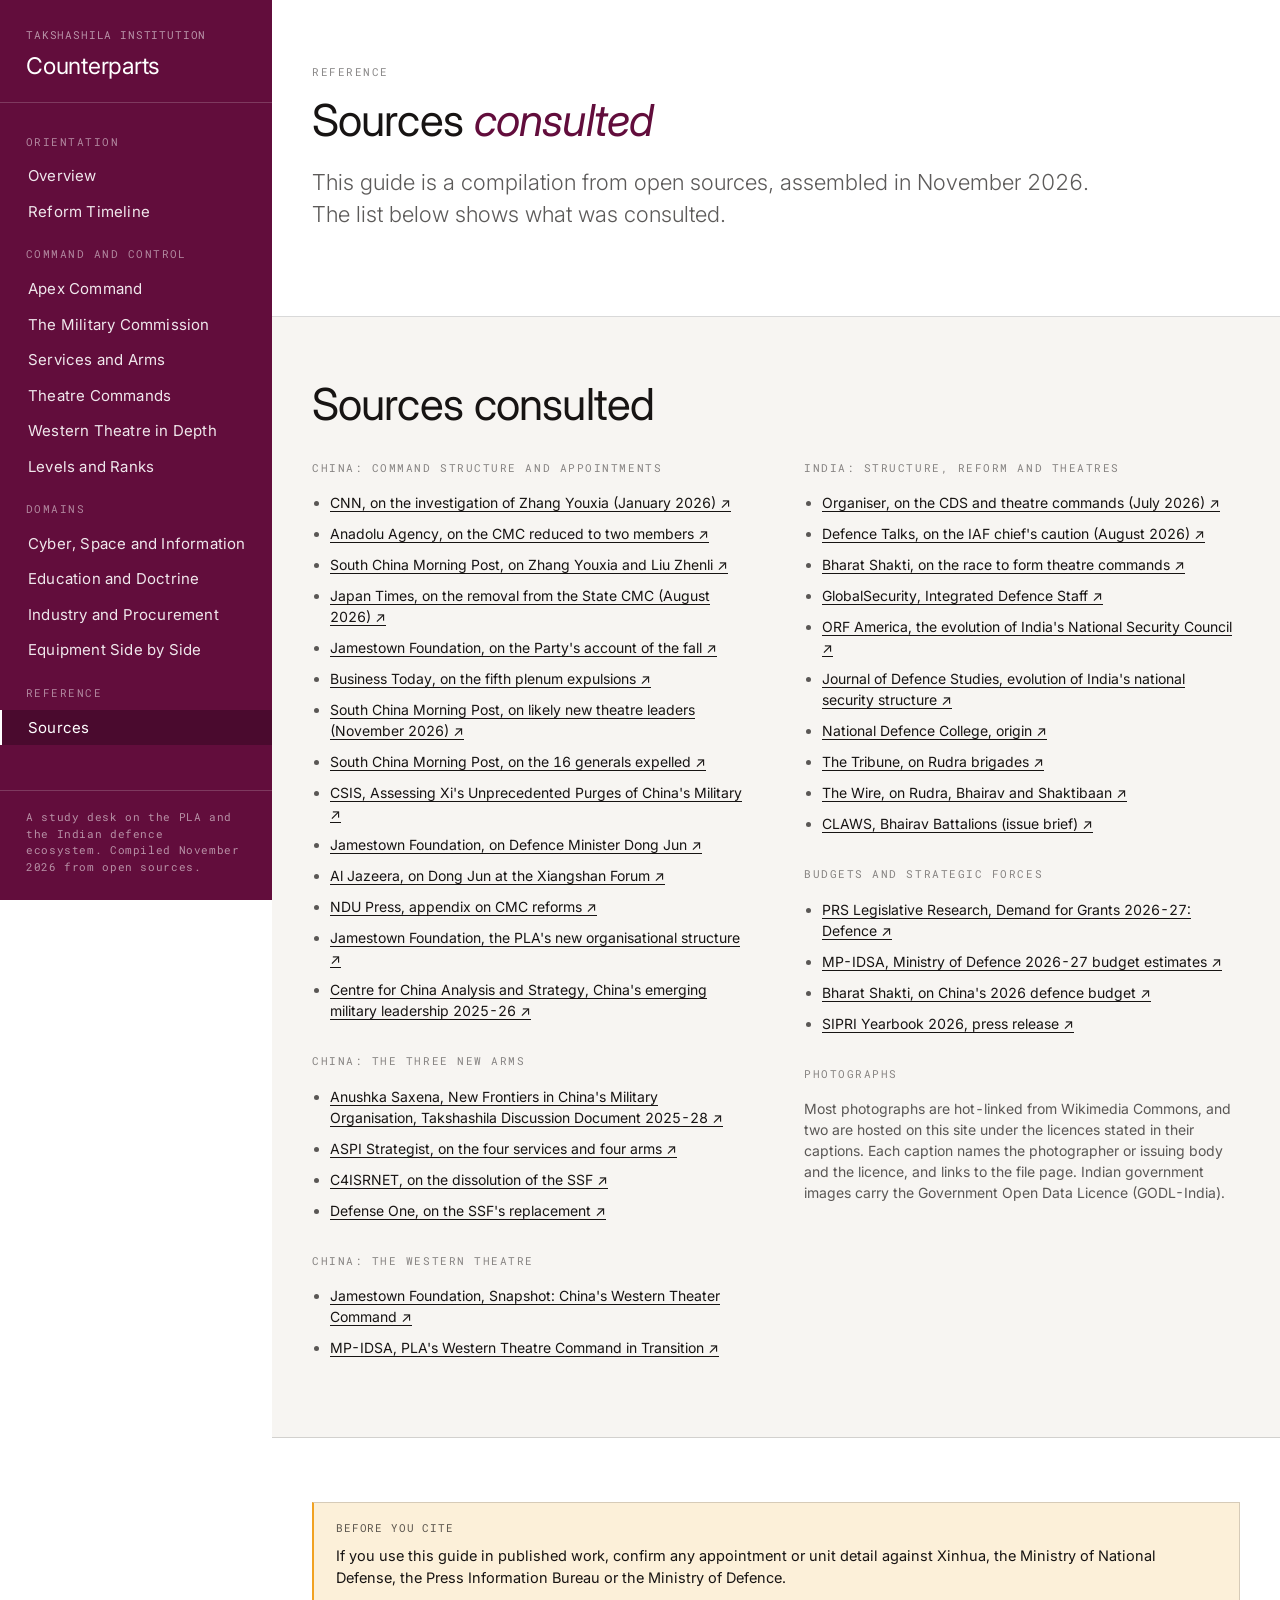
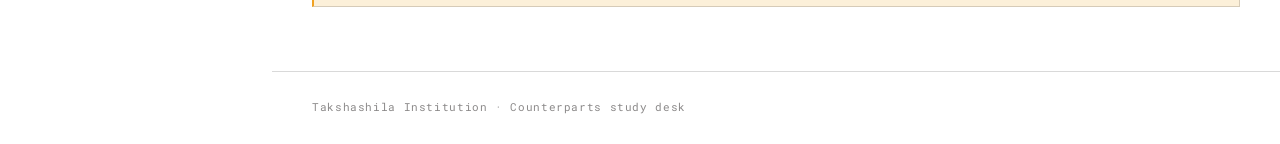
<file: sources.html>
<!doctype html>
<html lang="en-GB">
<head>
<meta charset="utf-8">
<meta name="viewport" content="width=device-width, initial-scale=1">
<title>Sources and Method · Counterparts</title>
<meta name="description" content="Sources, method and limits of this study desk.">
<link rel="preconnect" href="https://fonts.googleapis.com">
<link rel="preconnect" href="https://fonts.gstatic.com" crossorigin>
<link href="https://fonts.googleapis.com/css2?family=Inter:wght@300;400;500;600&family=Roboto+Mono:wght@400&family=Noto+Sans+SC:wght@400&display=swap" rel="stylesheet">
<link rel="stylesheet" href="assets/style.css">
</head>
<body>
<main>
<header class="band"><div class="wrap">
<div class="eyebrow">Reference</div>
<h1 class="h-sec" style="max-width:20ch">Sources <em>consulted</em></h1>
<p class="lede" style="margin-top:24px">This guide is a compilation from open sources, assembled in November 2026. The list below shows what was consulted.</p>
</div></header>
<section class="band deep"><div class="wrap">
<div class="sec-head"><h2 class="h-sec">Sources consulted</h2></div>
<div class="split" style="grid-template-columns:1fr 1fr">
<div><div class="eyebrow">China: command structure and appointments</div><ul class="srcs" style="padding-left:18px"><li><a href="https://www.cnn.com/2026/01/24/china/china-top-general-under-investigation-intl-hnk" target="_blank" rel="noopener">CNN, on the investigation of Zhang Youxia (January 2026) ↗</a></li><li><a href="https://www.aa.com.tr/en/asia-pacific/probe-into-china-s-top-uniformed-soldier-leaves-top-military-body-with-only-2-members/3810996" target="_blank" rel="noopener">Anadolu Agency, on the CMC reduced to two members ↗</a></li><li><a href="https://www.scmp.com/news/china/politics/article/3341098/china-places-top-pla-leaders-zhang-youxia-and-liu-zhenli-under-investigation" target="_blank" rel="noopener">South China Morning Post, on Zhang Youxia and Liu Zhenli ↗</a></li><li><a href="https://www.japantimes.co.jp/news/2026/08/29/asia-pacific/politics/china-top-officers-removed/" target="_blank" rel="noopener">Japan Times, on the removal from the State CMC (August 2026) ↗</a></li><li><a href="https://jamestown.org/party-blames-zhang-youxias-fall-on-disloyalty-factionalism/" target="_blank" rel="noopener">Jamestown Foundation, on the Party's account of the fall ↗</a></li><li><a href="https://www.businesstoday.in/world/story/chinas-communist-party-expels-33-senior-officials-as-xi-jinping-tightens-grip-on-power-564648-2026-10-29" target="_blank" rel="noopener">Business Today, on the fifth plenum expulsions ↗</a></li><li><a href="https://www.scmp.com/news/china/military/article/3373437/chinas-new-pla-theatre-chiefs-identified-anti-corruption-drive-clears-ranks" target="_blank" rel="noopener">South China Morning Post, on likely new theatre leaders (November 2026) ↗</a></li><li><a href="https://www.scmp.com/news/china/military/article/3372704/china-widens-pla-anti-graft-campaign-expelling-corporate-chiefs-16-generals-party" target="_blank" rel="noopener">South China Morning Post, on the 16 generals expelled ↗</a></li><li><a href="https://www.csis.org/analysis/assessing-xis-unprecedented-purges-chinas-military-key-developments-and-potential" target="_blank" rel="noopener">CSIS, Assessing Xi's Unprecedented Purges of China's Military ↗</a></li><li><a href="https://jamestown.org/defense-minister-dong-jun-leading-contender-for-cmc-seat" target="_blank" rel="noopener">Jamestown Foundation, on Defence Minister Dong Jun ↗</a></li><li><a href="https://www.aljazeera.com/news/2026/9/16/chinas-defence-chief-warns-against-coercion-avoids-us-japan-mention" target="_blank" rel="noopener">Al Jazeera, on Dong Jun at the Xiangshan Forum ↗</a></li><li><a href="https://ndupress.ndu.edu/Media/News/News-Article-View/Article/1747327/appendix-central-military-commission-reforms/" target="_blank" rel="noopener">NDU Press, appendix on CMC reforms ↗</a></li><li><a href="https://jamestown.org/the-plas-new-organizational-structure-what-is-known-unknown-and-speculation-part-1/" target="_blank" rel="noopener">Jamestown Foundation, the PLA's new organisational structure ↗</a></li><li><a href="https://ccasindia.org/CCAS-PLA-Bio-2025-26.pdf" target="_blank" rel="noopener">Centre for China Analysis and Strategy, China's emerging military leadership 2025-26 ↗</a></li></ul>
<div class="eyebrow" style="margin-top:32px">China: the three new arms</div><ul class="srcs" style="padding-left:18px"><li><a href="https://takshashila.org.in/content/publications/20251028-china-new-military-forces.html" target="_blank" rel="noopener">Anushka Saxena, New Frontiers in China's Military Organisation, Takshashila Discussion Document 2025-28 ↗</a></li><li><a href="https://www.aspistrategist.org.au/four-services-and-four-arms-lifts-ccp-control-over-information-warfare/" target="_blank" rel="noopener">ASPI Strategist, on the four services and four arms ↗</a></li><li><a href="https://www.c4isrnet.com/global/asia-pacific/2024/04/26/why-china-axed-the-strategic-support-force-and-reshuffled-the-military" target="_blank" rel="noopener">C4ISRNET, on the dissolution of the SSF ↗</a></li><li><a href="https://www.defenseone.com/ideas/2024/04/farewell-chinas-strategic-support-force-lets-meet-its-replacement/396143/" target="_blank" rel="noopener">Defense One, on the SSF's replacement ↗</a></li></ul>
<div class="eyebrow" style="margin-top:32px">China: the Western Theatre</div><ul class="srcs" style="padding-left:18px"><li><a href="https://jamestown.org/program/snapshot-chinas-western-theater-command" target="_blank" rel="noopener">Jamestown Foundation, Snapshot: China's Western Theater Command ↗</a></li><li><a href="https://idsa.in/publisher/issuebrief/plas-western-theatre-command-in-transition" target="_blank" rel="noopener">MP-IDSA, PLA's Western Theatre Command in Transition ↗</a></li></ul></div>
<div><div class="eyebrow">India: structure, reform and theatres</div><ul class="srcs" style="padding-left:18px"><li><a href="https://organiser.org/2026/07/13/369691/bharat/bharats-bold-leap-towards-integrated-theatre-commands-cds-gen-subramani-pushes-historic-military-reform/" target="_blank" rel="noopener">Organiser, on the CDS and theatre commands (July 2026) ↗</a></li><li><a href="https://defencetalks.com/india-theatre-command-debate-iaf-chief-ap-singh/" target="_blank" rel="noopener">Defence Talks, on the IAF chief's caution (August 2026) ↗</a></li><li><a href="https://bharatshakti.in/indian-military-racing-against-time-to-form-theatre-commands/" target="_blank" rel="noopener">Bharat Shakti, on the race to form theatre commands ↗</a></li><li><a href="https://www.globalsecurity.org/military/world/india/ids.htm" target="_blank" rel="noopener">GlobalSecurity, Integrated Defence Staff ↗</a></li><li><a href="https://orfamerica.org/newresearch/the-evolution-and-roles-of-indias-national-security-council" target="_blank" rel="noopener">ORF America, the evolution of India's National Security Council ↗</a></li><li><a href="https://www.idsa.in/system/files/jds/13-3-2019-evolution-of-india-national-security.pdf" target="_blank" rel="noopener">Journal of Defence Studies, evolution of India's national security structure ↗</a></li><li><a href="https://ndc.nic.in/About/about-ndc/ndc-origin" target="_blank" rel="noopener">National Defence College, origin ↗</a></li><li><a href="https://www.tribuneindia.com/news/india/rudra-to-power-up-brigades-for-future-wars" target="_blank" rel="noopener">The Tribune, on Rudra brigades ↗</a></li><li><a href="https://thewire.in/security/rudra-bhairav-shaktibaan-armys-mythology-infused-brigades" target="_blank" rel="noopener">The Wire, on Rudra, Bhairav and Shaktibaan ↗</a></li><li><a href="https://claws.co.in/wp-content/uploads/2026/07/IB-529_Bhairav-Battalions-The-Indian-Armys-Force-Re-Structuring.pdf" target="_blank" rel="noopener">CLAWS, Bhairav Battalions (issue brief) ↗</a></li></ul>
<div class="eyebrow" style="margin-top:32px">Budgets and strategic forces</div><ul class="srcs" style="padding-left:18px"><li><a href="https://prsindia.org/budgets/parliament/demand-for-grants-2026-27-analysis-defence" target="_blank" rel="noopener">PRS Legislative Research, Demand for Grants 2026-27: Defence ↗</a></li><li><a href="https://idsa.in/publisher/issuebrief/ministry-of-defence-2026-27-budget-estimates-an-analysis" target="_blank" rel="noopener">MP-IDSA, Ministry of Defence 2026-27 budget estimates ↗</a></li><li><a href="https://bharatshakti.in/china-raises-defence-budget-by-7-keeps-focus-on-military-modernisation/" target="_blank" rel="noopener">Bharat Shakti, on China's 2026 defence budget ↗</a></li><li><a href="https://www.sipri.org/media/press-release/2026/increasing-focus-nuclear-weapons-amid-heightened-escalation-risks-new-sipri-yearbook-out-now" target="_blank" rel="noopener">SIPRI Yearbook 2026, press release ↗</a></li></ul>
<div class="eyebrow" style="margin-top:32px">Photographs</div>
<p style="color:var(--ink-70);font-size:14px;max-width:52ch">Most photographs are hot-linked from Wikimedia Commons, and two are hosted on this site under the licences stated in their captions. Each caption names the photographer or issuing body and the licence, and links to the file page. Indian government images carry the Government Open Data Licence (GODL-India).</p>
</div></div></div></section>

<section class="band"><div class="wrap"><div class="notice"><span class="meta">Before you cite</span>If you use this guide in published work, confirm any appointment or unit detail against Xinhua, the Ministry of National Defense, the Press Information Bureau or the Ministry of Defence.</div></div></section>

</main>
<script src="assets/app.js"></script>

<script>

</script>
</body>
</html>
</file>
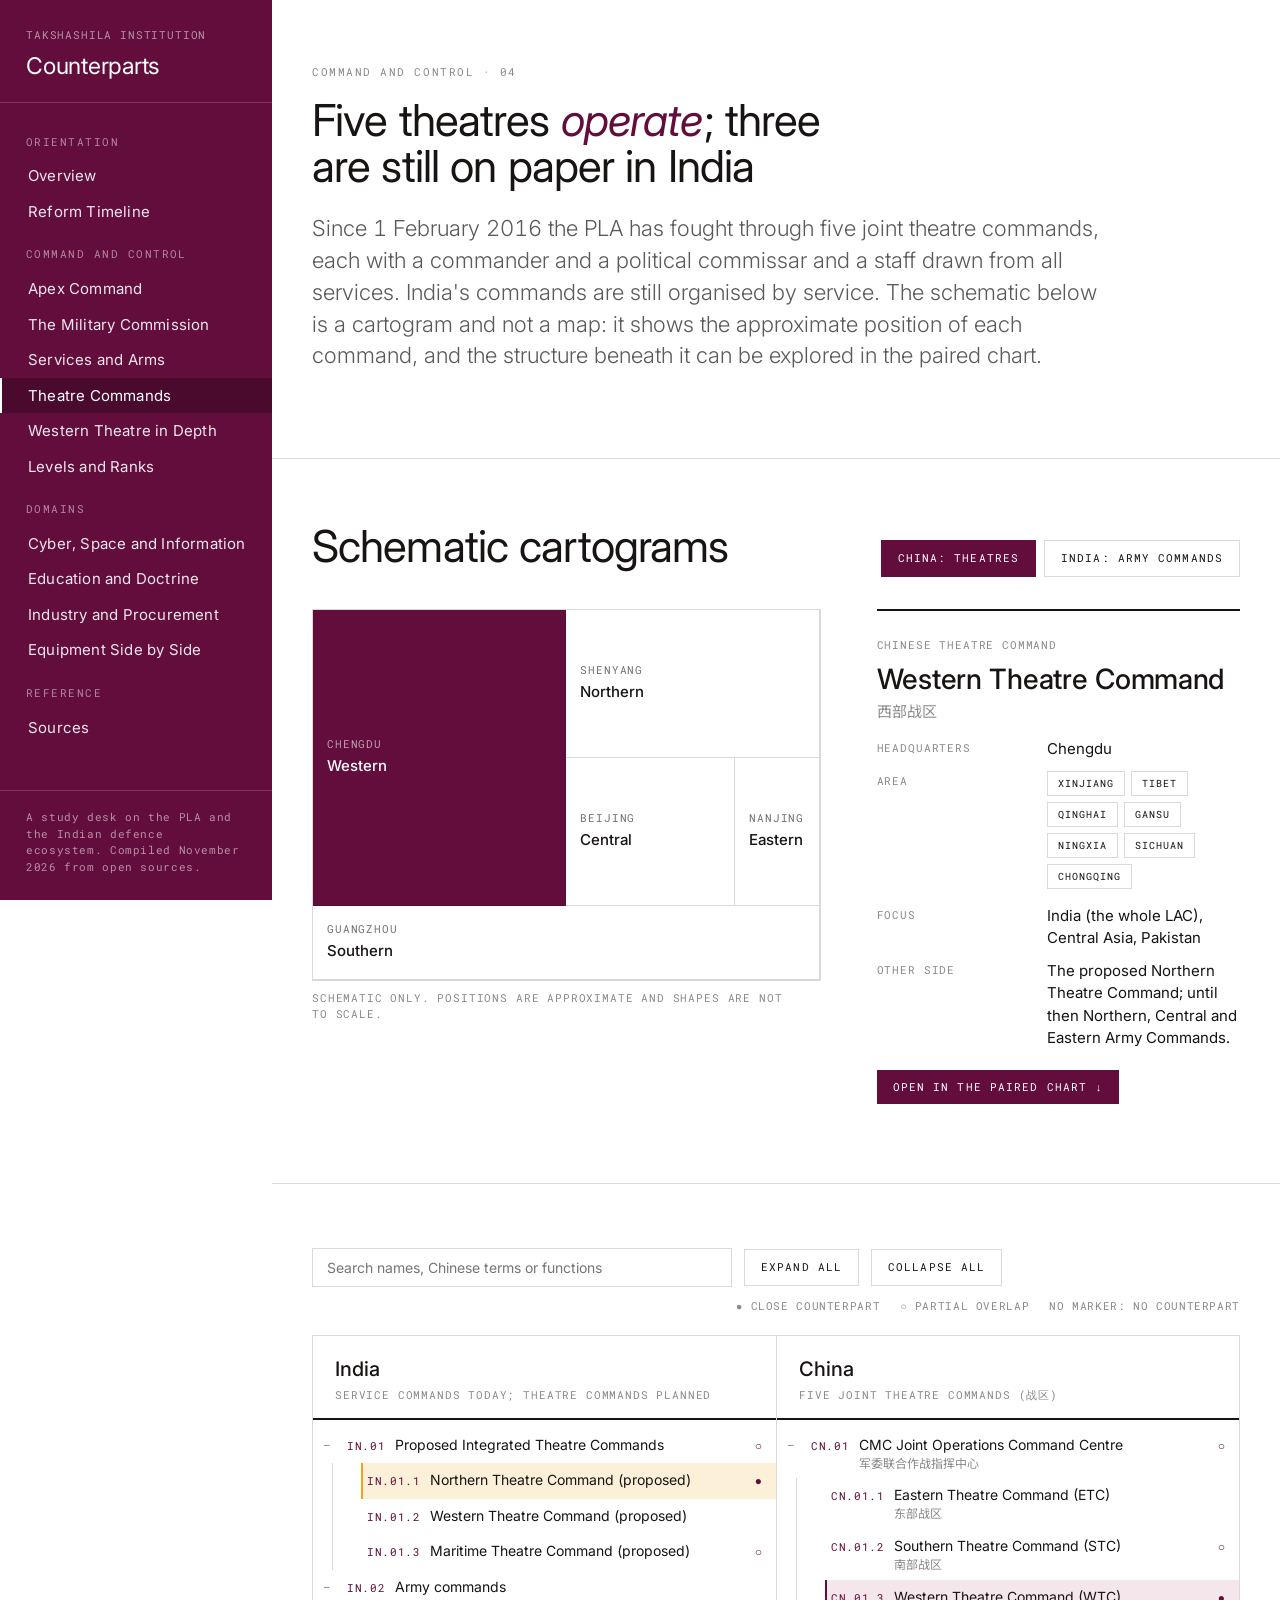
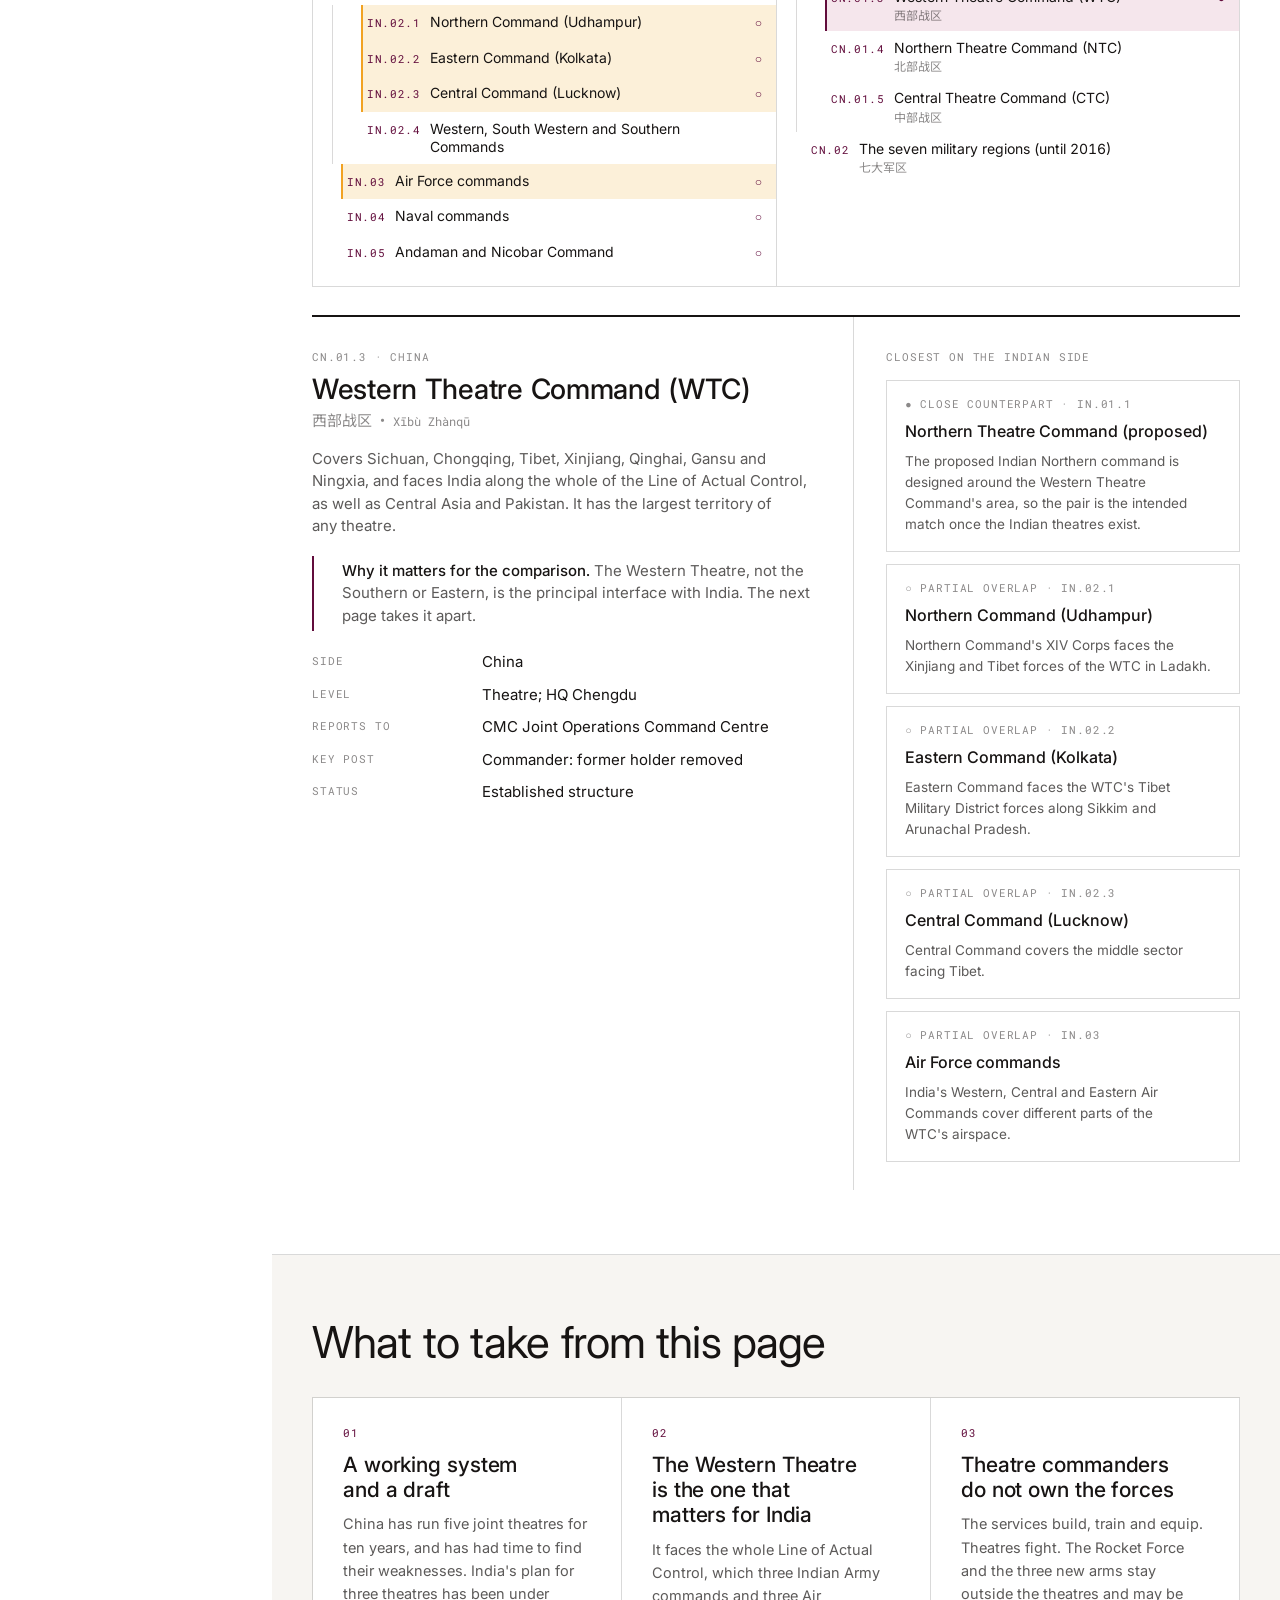
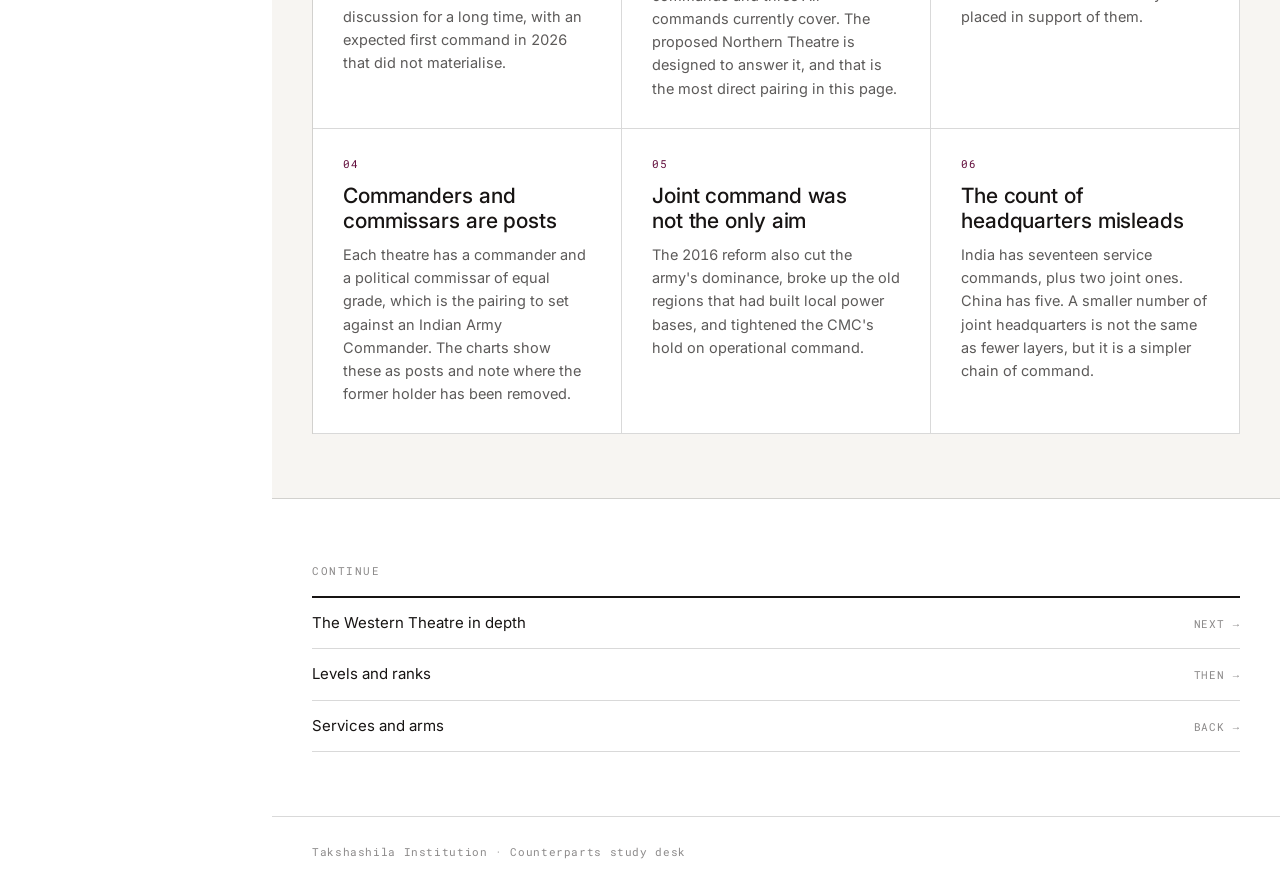
<file: theatres.html>
<!doctype html>
<html lang="en-GB">
<head>
<meta charset="utf-8">
<meta name="viewport" content="width=device-width, initial-scale=1">
<title>Theatre Commands · Counterparts</title>
<meta name="description" content="Five PLA theatre commands compared with India's service commands and the proposed integrated theatre commands.">
<link rel="preconnect" href="https://fonts.googleapis.com">
<link rel="preconnect" href="https://fonts.gstatic.com" crossorigin>
<link href="https://fonts.googleapis.com/css2?family=Inter:wght@300;400;500;600&family=Roboto+Mono:wght@400&family=Noto+Sans+SC:wght@400&display=swap" rel="stylesheet">
<link rel="stylesheet" href="assets/style.css">
</head>
<body>
<main>
<header class="band"><div class="wrap">
<div class="eyebrow">Command and control · 04</div>
<h1 class="h-sec" style="max-width:20ch">Five theatres <em>operate</em>; three are still on paper in India</h1>
<p class="lede" style="margin-top:24px">Since 1 February 2016 the PLA has fought through five joint theatre commands, each with a commander and a political commissar and a staff drawn from all services. India's commands are still organised by service. The schematic below is a cartogram and not a map: it shows the approximate position of each command, and the structure beneath it can be explored in the paired chart.</p>
</div></header>
<section class="band"><div class="wrap">
<div class="sec-head"><h2 class="h-sec">Schematic cartograms</h2><div class="pill-row" id="carto-switch"><button class="btn sm ghost" data-k="cn" aria-pressed="true" type="button">China: theatres</button><button class="btn sm ghost" data-k="in" aria-pressed="false" type="button">India: Army commands</button></div></div>
<div class="split" style="align-items:stretch">
  <div><div id="carto" class="carto" role="group" aria-label="Schematic cartogram"></div><p class="meta" style="margin-top:10px">Schematic only. Positions are approximate and shapes are not to scale.</p></div>
  <div id="carto-panel" aria-live="polite"></div>
</div></div></section>
<section class="band"><div class="wrap"><div id="tree"></div></div></section><section class="band deep"><div class="wrap">
<div class="sec-head"><h2 class="h-sec">What to take from this page</h2></div>
<div class="rgrid c3"><div class="kpi"><div class="meta" style="color:var(--wine)">01</div><h3 class="h-card" style="margin:10px 0 10px">A working system and a draft</h3><p style="color:var(--ink-70);font-size:14.5px;line-height:1.6;margin:0">China has run five joint theatres for ten years, and has had time to find their weaknesses. India's plan for three theatres has been under discussion for a long time, with an expected first command in 2026 that did not materialise.</p></div><div class="kpi"><div class="meta" style="color:var(--wine)">02</div><h3 class="h-card" style="margin:10px 0 10px">The Western Theatre is the one that matters for India</h3><p style="color:var(--ink-70);font-size:14.5px;line-height:1.6;margin:0">It faces the whole Line of Actual Control, which three Indian Army commands and three Air commands currently cover. The proposed Northern Theatre is designed to answer it, and that is the most direct pairing in this page.</p></div><div class="kpi"><div class="meta" style="color:var(--wine)">03</div><h3 class="h-card" style="margin:10px 0 10px">Theatre commanders do not own the forces</h3><p style="color:var(--ink-70);font-size:14.5px;line-height:1.6;margin:0">The services build, train and equip. Theatres fight. The Rocket Force and the three new arms stay outside the theatres and may be placed in support of them.</p></div><div class="kpi"><div class="meta" style="color:var(--wine)">04</div><h3 class="h-card" style="margin:10px 0 10px">Commanders and commissars are posts</h3><p style="color:var(--ink-70);font-size:14.5px;line-height:1.6;margin:0">Each theatre has a commander and a political commissar of equal grade, which is the pairing to set against an Indian Army Commander. The charts show these as posts and note where the former holder has been removed.</p></div><div class="kpi"><div class="meta" style="color:var(--wine)">05</div><h3 class="h-card" style="margin:10px 0 10px">Joint command was not the only aim</h3><p style="color:var(--ink-70);font-size:14.5px;line-height:1.6;margin:0">The 2016 reform also cut the army's dominance, broke up the old regions that had built local power bases, and tightened the CMC's hold on operational command.</p></div><div class="kpi"><div class="meta" style="color:var(--wine)">06</div><h3 class="h-card" style="margin:10px 0 10px">The count of headquarters misleads</h3><p style="color:var(--ink-70);font-size:14.5px;line-height:1.6;margin:0">India has seventeen service commands, plus two joint ones. China has five. A smaller number of joint headquarters is not the same as fewer layers, but it is a simpler chain of command.</p></div></div></div></section><section class="band"><div class="wrap"><div class="eyebrow">Continue</div><div class="rows"><a href="western.html" style="text-decoration:none"><span>The Western Theatre in depth</span><span class="meta">Next →</span></a><a href="ladder.html" style="text-decoration:none"><span>Levels and ranks</span><span class="meta">Then →</span></a><a href="services.html" style="text-decoration:none"><span>Services and arms</span><span class="meta">Back →</span></a></div></div></section>
</main>
<script src="assets/app.js"></script>
<script src="assets/data-apex.js"></script>
<script src="assets/data-forces.js"></script>

<script>

const CN = [
 {id:'cn-t-north',n:'Northern',zh:'北部战区',c:'4 / 7',r:'1 / 3',hq:'Shenyang',prov:['Liaoning','Jilin','Heilongjiang','Shandong','Inner Mongolia (east)'],focus:'Korean Peninsula, Russian Far East, Mongolia, Yellow Sea',cp:'No close Indian counterpart. The proposed Indian Western command faces a different neighbour.'},
 {id:'cn-t-west',n:'Western',zh:'西部战区',c:'1 / 4',r:'1 / 5',hq:'Chengdu',prov:['Xinjiang','Tibet','Qinghai','Gansu','Ningxia','Sichuan','Chongqing'],focus:'India (the whole LAC), Central Asia, Pakistan',cp:'The proposed Northern Theatre Command; until then Northern, Central and Eastern Army Commands.'},
 {id:'cn-t-central',n:'Central',zh:'中部战区',c:'4 / 6',r:'3 / 5',hq:'Beijing',prov:['Beijing','Tianjin','Hebei','Shanxi','Shaanxi','Henan','Hubei','Inner Mongolia (part)'],focus:'Defence of the capital; strategic reserve',cp:'None. India has no theatre-level command with a capital-defence and reserve role.'},
 {id:'cn-t-east',n:'Eastern',zh:'东部战区',c:'6 / 7',r:'3 / 5',hq:'Nanjing',prov:['Jiangsu','Zhejiang','Anhui','Fujian','Jiangxi','Shanghai'],focus:'Taiwan Strait, East China Sea, Japan',cp:'None. India has no command oriented toward these waters.'},
 {id:'cn-t-south',n:'Southern',zh:'南部战区',c:'1 / 7',r:'5 / 6',hq:'Guangzhou',prov:['Guangdong','Guangxi','Hunan','Hainan','Yunnan','Guizhou','Hong Kong, Macao'],focus:'South China Sea, Vietnam, Myanmar frontier',cp:'The Eastern Naval Command and the Andaman and Nicobar Command, in the Indian Ocean; and the proposed Maritime Theatre.'}
];
const IN = [
 {id:'ia-t-a-north',n:'Northern',zh:'Udhampur',c:'2 / 5',r:'1 / 3',hq:'Udhampur',prov:['Jammu and Kashmir','Ladakh'],focus:'Pakistan (LoC) and China (Ladakh LAC)',cp:'Faces the Xinjiang and Tibet forces of the Western Theatre in Ladakh. XIV Corps (Leh) is the China-facing corps.'},
 {id:'ia-t-a-west',n:'Western',zh:'Chandimandir',c:'1 / 3',r:'3 / 5',hq:'Chandimandir',prov:['Punjab','Haryana','Himachal Pradesh (part)'],focus:'Pakistan, plains sector',cp:'No Chinese counterpart. Pakistan-facing.'},
 {id:'ia-t-a-central',n:'Central',zh:'Lucknow',c:'3 / 5',r:'3 / 5',hq:'Lucknow',prov:['Uttar Pradesh','Uttarakhand','Madhya Pradesh','Bihar'],focus:'Middle sector with Tibet; strategic reserve',cp:'Covers the middle sector facing the Western Theatre, through the Uttar Bharat Area.'},
 {id:'ia-t-a-east',n:'Eastern',zh:'Kolkata',c:'5 / 7',r:'2 / 5',hq:'Kolkata (Fort William)',prov:['Sikkim','Arunachal Pradesh','Assam','North East','West Bengal'],focus:'China (Sikkim, Arunachal), North East security',cp:'Faces the Tibet Military District forces. Holds III, IV, XXXIII and XVII Corps.'},
 {id:'ia-t-a-west',n:'South Western',zh:'Jaipur',c:'1 / 3',r:'5 / 6',hq:'Jaipur',prov:['Rajasthan','Gujarat'],focus:'Pakistan, desert sector',cp:'No Chinese counterpart.'},
 {id:'ia-t-a-west',n:'Southern',zh:'Pune',c:'3 / 6',r:'5 / 6',hq:'Pune',prov:['Maharashtra','Karnataka','Kerala','Tamil Nadu','Andhra Pradesh'],focus:'Peninsular India, training and reserve',cp:'No Chinese counterpart.'}
];
const mapEl=document.getElementById('carto'), panel=document.getElementById('carto-panel');
const tree=UI.PairedTree(document.getElementById('tree'), PAIRS.theatres);
let set='cn', cur=null;
function showPanel(cell){
  cur=cell;
  panel.innerHTML=`<div style="border-top:2px solid var(--ink);padding-top:22px"><span class="meta">${set==='cn'?'Chinese theatre command':'Indian Army command'}</span>
  <h3 class="h-feat" style="margin:8px 0 4px">${esc(cell.n)}${set==='cn'?' Theatre Command':' Command'}</h3>
  <div class="zh" style="color:var(--ink-50);margin-bottom:16px">${esc(cell.zh)}</div>
  <dl class="deftable"><dt>Headquarters</dt><dd>${esc(cell.hq)}</dd><dt>Area</dt><dd>${cell.prov.map(p=>`<span class="tag" style="margin:0 6px 6px 0">${esc(p)}</span>`).join('')}</dd><dt>Focus</dt><dd>${esc(cell.focus)}</dd><dt>Other side</dt><dd>${esc(cell.cp)}</dd></dl>
  <p style="margin-top:20px"><button class="btn sm" type="button" id="open-tree">Open in the paired chart ↓</button></p></div>`;
  document.getElementById('open-tree').onclick=()=>{tree.select(cell.id);document.getElementById('tree').scrollIntoView({behavior:'smooth'});};
}
function drawMap(){
  const cells=set==='cn'?CN:IN;
  mapEl.innerHTML=cells.map((c,i)=>`<button type="button" style="grid-column:${c.c};grid-row:${c.r}" data-i="${i}" aria-pressed="${cur&&cur.n===c.n&&cur.hq===c.hq}"><span class="meta">${esc(c.hq)}</span><b>${esc(c.n)}</b></button>`).join('');
  mapEl.querySelectorAll('button').forEach(b=>b.addEventListener('click',()=>{showPanel(cells[b.dataset.i]);mapEl.querySelectorAll('button').forEach(x=>x.setAttribute('aria-pressed',x===b));}));
}
document.querySelectorAll('#carto-switch button').forEach(b=>b.addEventListener('click',()=>{set=b.dataset.k;document.querySelectorAll('#carto-switch button').forEach(x=>x.setAttribute('aria-pressed',x===b));cur=null;drawMap();const first=(set==='cn'?CN:IN)[1];showPanel(first);mapEl.querySelectorAll('button')[1].setAttribute('aria-pressed','true');}));
drawMap(); showPanel(CN[1]); mapEl.querySelectorAll('button')[1].setAttribute('aria-pressed','true');

</script>
</body>
</html>
</file>
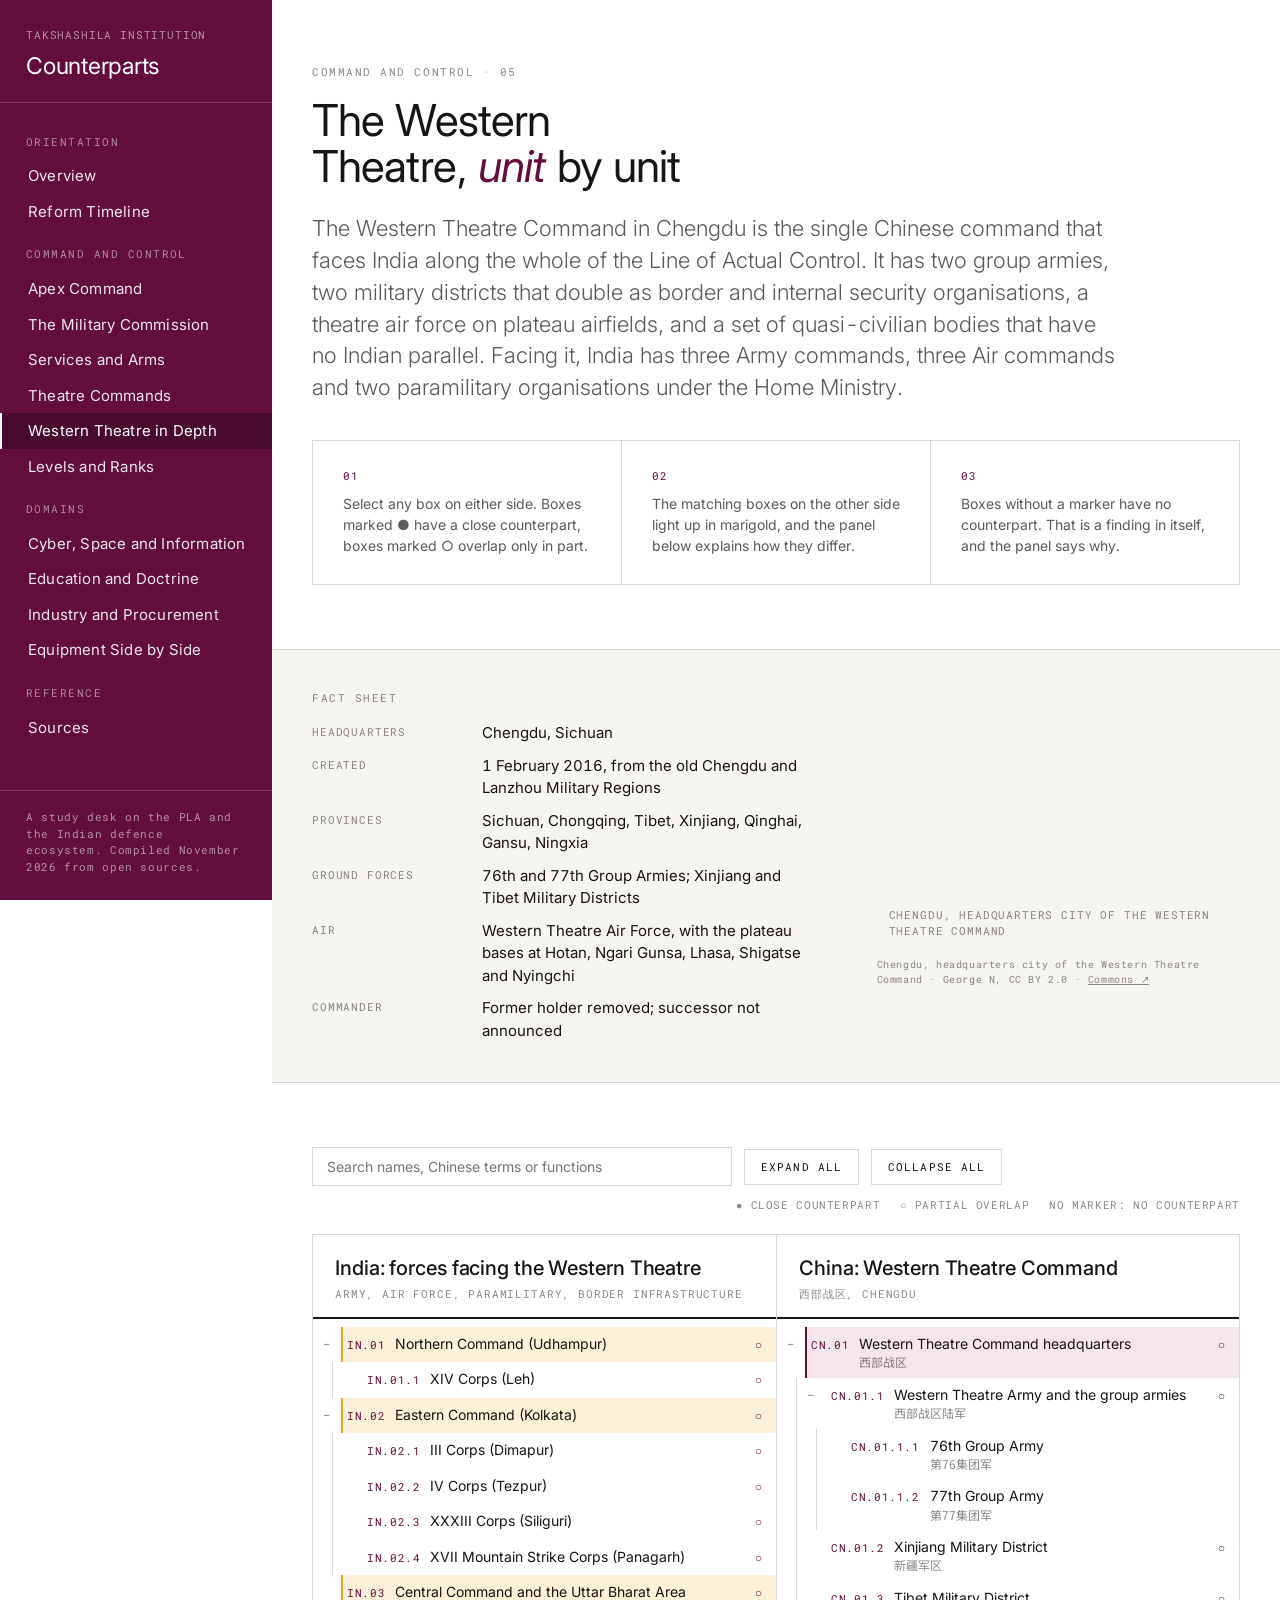
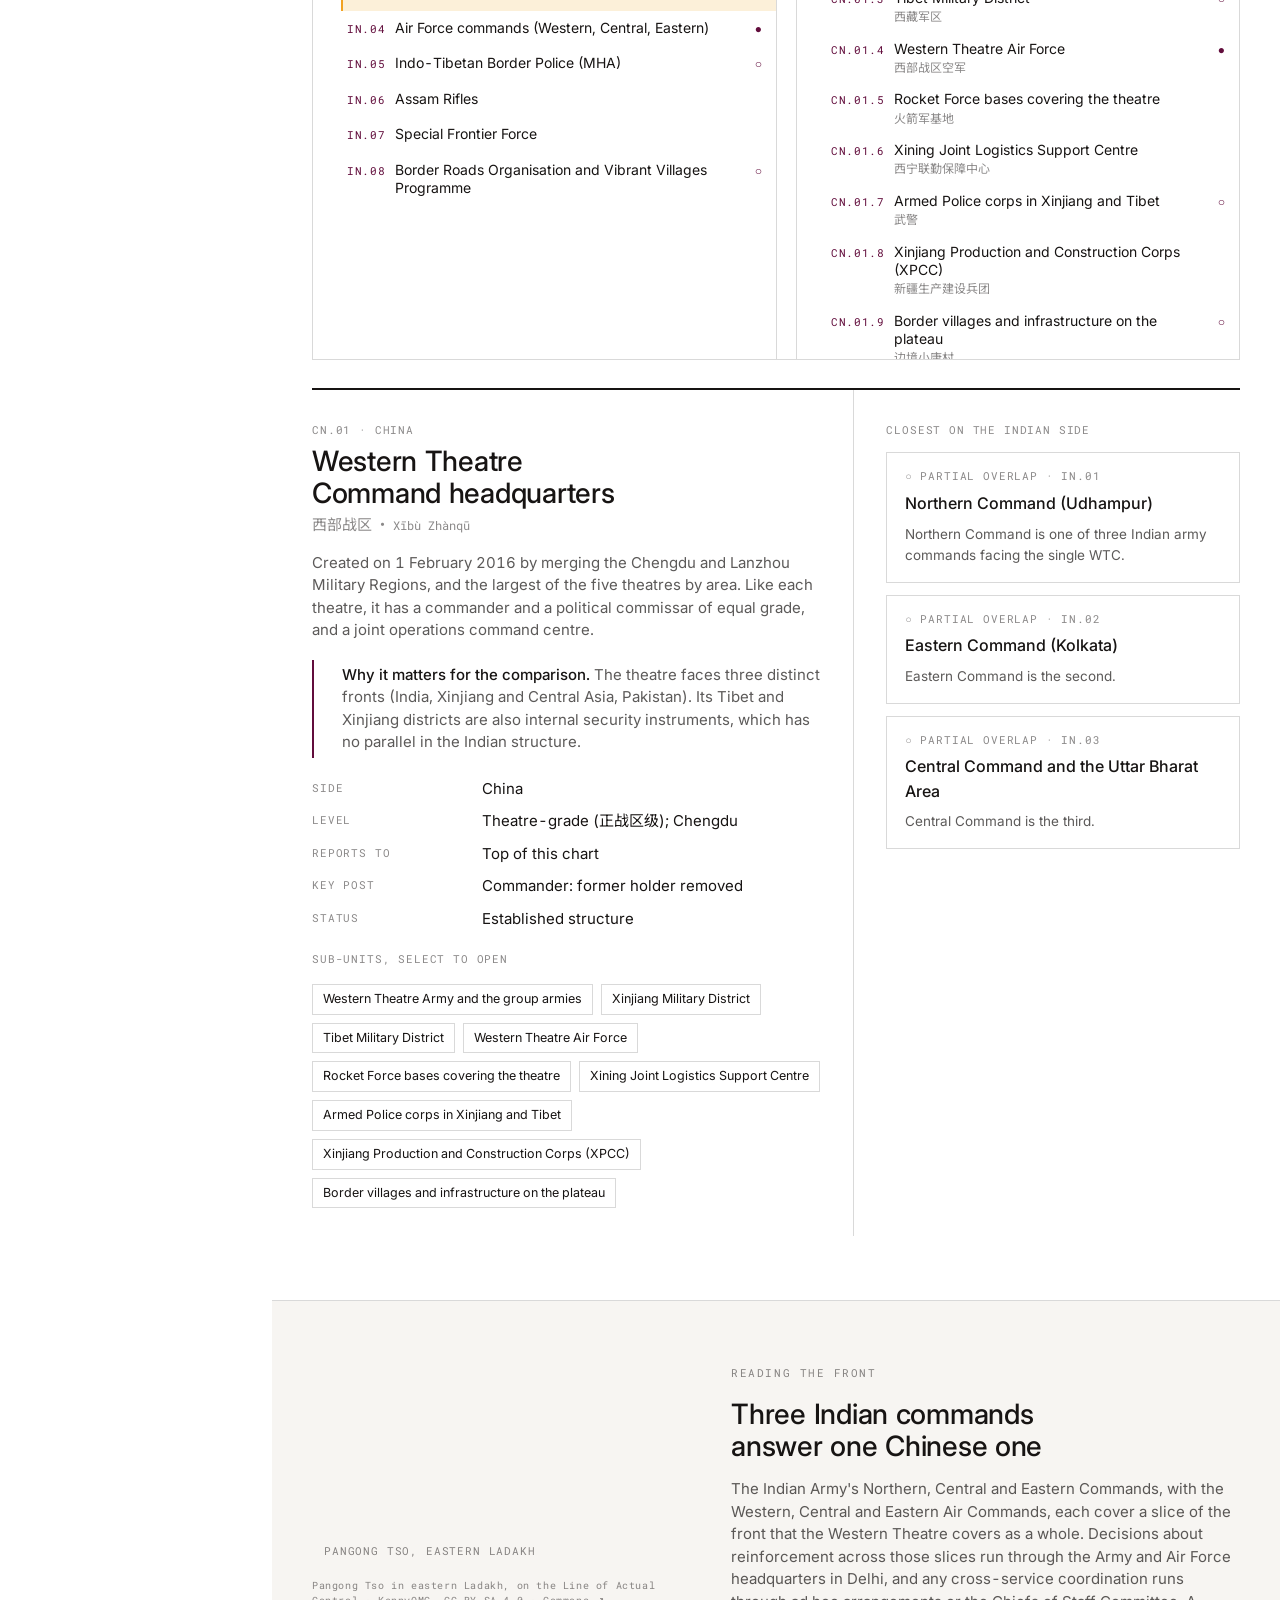
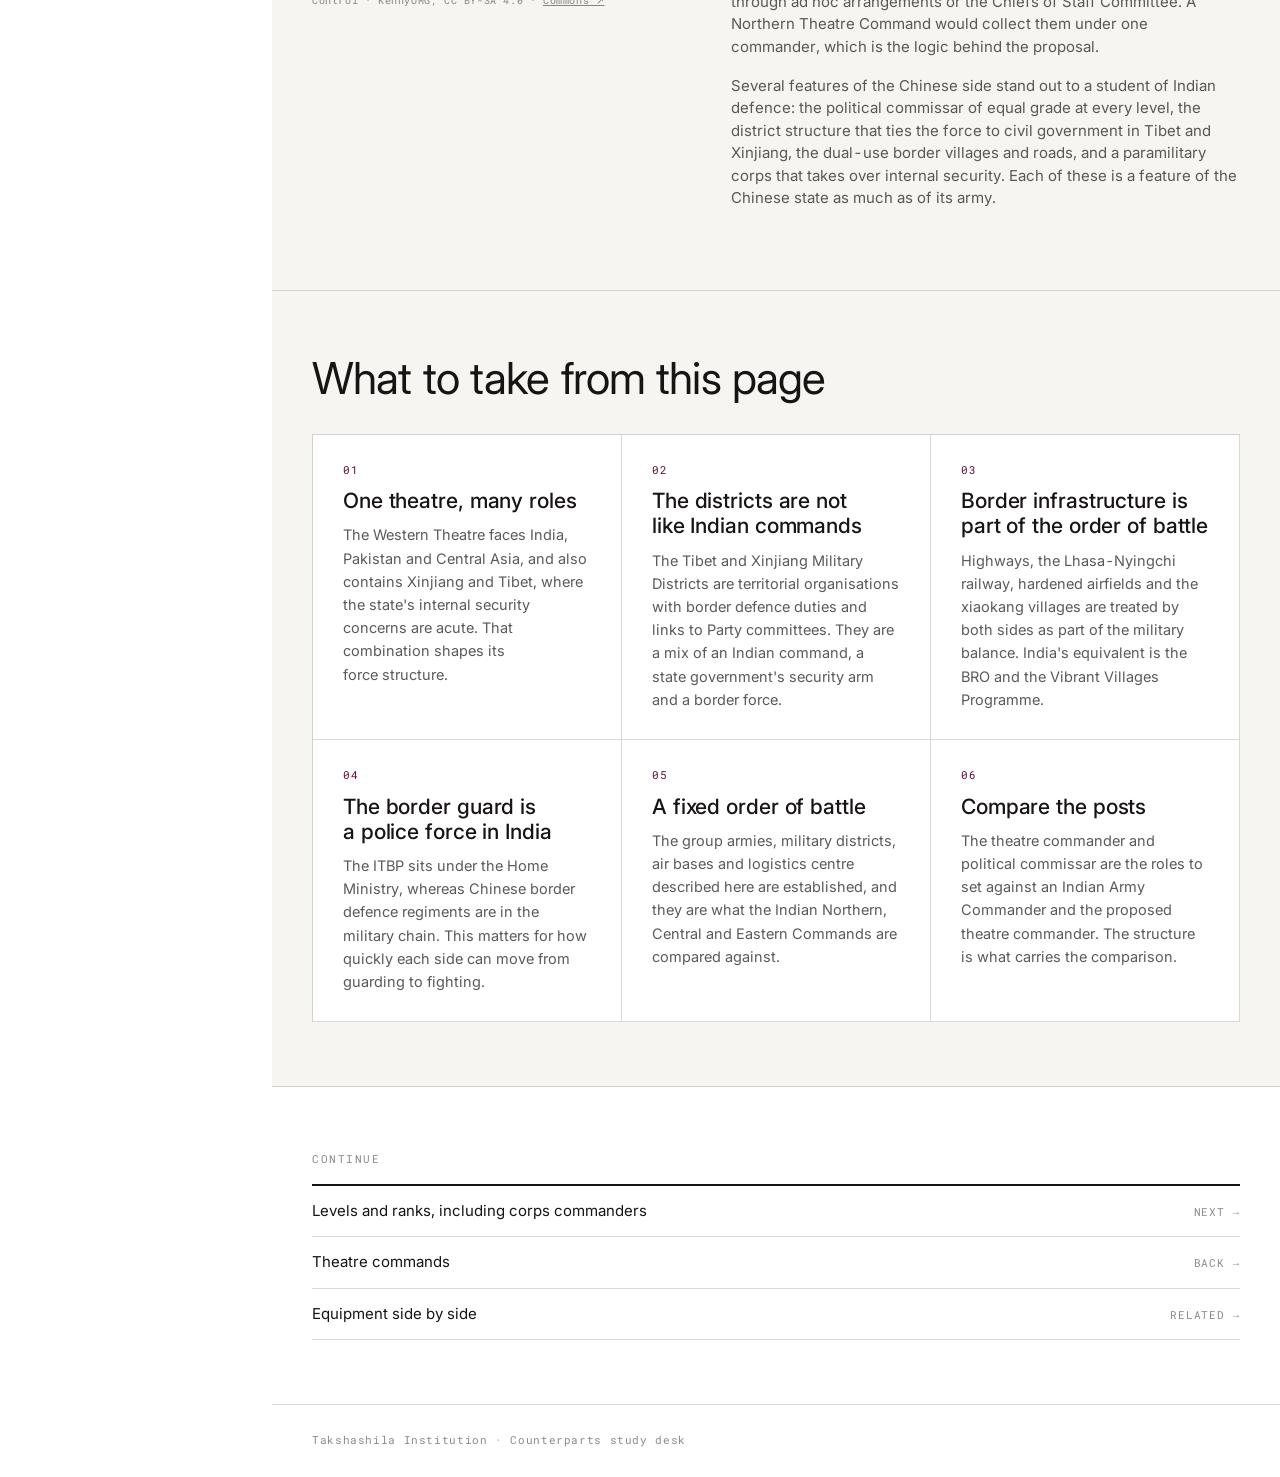
<file: western.html>
<!doctype html>
<html lang="en-GB">
<head>
<meta charset="utf-8">
<meta name="viewport" content="width=device-width, initial-scale=1">
<title>Western Theatre in Depth · Counterparts</title>
<meta name="description" content="The structure of the PLA Western Theatre Command and the Indian formations facing it along the LAC.">
<link rel="preconnect" href="https://fonts.googleapis.com">
<link rel="preconnect" href="https://fonts.gstatic.com" crossorigin>
<link href="https://fonts.googleapis.com/css2?family=Inter:wght@300;400;500;600&family=Roboto+Mono:wght@400&family=Noto+Sans+SC:wght@400&display=swap" rel="stylesheet">
<link rel="stylesheet" href="assets/style.css">
</head>
<body>
<main>
<header class="band"><div class="wrap">
<div class="eyebrow">Command and control · 05</div>
<h1 class="h-sec" style="max-width:20ch">The Western Theatre, <em>unit</em> by unit</h1>
<p class="lede" style="margin-top:24px">The Western Theatre Command in Chengdu is the single Chinese command that faces India along the whole of the Line of Actual Control. It has two group armies, two military districts that double as border and internal security organisations, a theatre air force on plateau airfields, and a set of quasi-civilian bodies that have no Indian parallel. Facing it, India has three Army commands, three Air commands and two paramilitary organisations under the Home Ministry.</p><div class="rgrid c3" style="margin-top:36px;max-width:980px">
<div><div class="meta" style="color:var(--wine)">01</div><p style="margin:8px 0 0;font-size:14px;color:var(--ink-70)">Select any box on either side. Boxes marked ● have a close counterpart, boxes marked ○ overlap only in part.</p></div>
<div><div class="meta" style="color:var(--wine)">02</div><p style="margin:8px 0 0;font-size:14px;color:var(--ink-70)">The matching boxes on the other side light up in marigold, and the panel below explains how they differ.</p></div>
<div><div class="meta" style="color:var(--wine)">03</div><p style="margin:8px 0 0;font-size:14px;color:var(--ink-70)">Boxes without a marker have no counterpart. That is a finding in itself, and the panel says why.</p></div>
</div>
</div></header><section class="band tight deep"><div class="wrap"><div class="split" style="align-items:center">
<div>
<div class="eyebrow">Fact sheet</div>
<dl class="deftable">
<dt>Headquarters</dt><dd>Chengdu, Sichuan</dd>
<dt>Created</dt><dd>1 February 2016, from the old Chengdu and Lanzhou Military Regions</dd>
<dt>Provinces</dt><dd>Sichuan, Chongqing, Tibet, Xinjiang, Qinghai, Gansu, Ningxia</dd>
<dt>Ground forces</dt><dd>76th and 77th Group Armies; Xinjiang and Tibet Military Districts</dd>
<dt>Air</dt><dd>Western Theatre Air Force, with the plateau bases at Hotan, Ngari Gunsa, Lhasa, Shigatse and Nyingchi</dd>
<dt>Commander</dt><dd>Former holder removed; successor not announced</dd>
</dl></div>
<div><div class="photo wide" id="ph-chengdu"></div></div>
</div></div></section>
<section class="band"><div class="wrap"><div id="tree"></div></div></section><section class="band deep"><div class="wrap"><div class="split rev"><div><div class="photo wide" id="ph-pangong"></div></div><div>
<div class="eyebrow">Reading the front</div>
<h2 class="h-feat" style="margin-bottom:16px">Three Indian commands answer one Chinese one</h2>
<div class="prose"><p>The Indian Army's Northern, Central and Eastern Commands, with the Western, Central and Eastern Air Commands, each cover a slice of the front that the Western Theatre covers as a whole. Decisions about reinforcement across those slices run through the Army and Air Force headquarters in Delhi, and any cross-service coordination runs through ad hoc arrangements or the Chiefs of Staff Committee. A Northern Theatre Command would collect them under one commander, which is the logic behind the proposal.</p>
<p>Several features of the Chinese side stand out to a student of Indian defence: the political commissar of equal grade at every level, the district structure that ties the force to civil government in Tibet and Xinjiang, the dual-use border villages and roads, and a paramilitary corps that takes over internal security. Each of these is a feature of the Chinese state as much as of its army.</p></div></div></div></div></section>
<section class="band deep"><div class="wrap">
<div class="sec-head"><h2 class="h-sec">What to take from this page</h2></div>
<div class="rgrid c3"><div class="kpi"><div class="meta" style="color:var(--wine)">01</div><h3 class="h-card" style="margin:10px 0 10px">One theatre, many roles</h3><p style="color:var(--ink-70);font-size:14.5px;line-height:1.6;margin:0">The Western Theatre faces India, Pakistan and Central Asia, and also contains Xinjiang and Tibet, where the state's internal security concerns are acute. That combination shapes its force structure.</p></div><div class="kpi"><div class="meta" style="color:var(--wine)">02</div><h3 class="h-card" style="margin:10px 0 10px">The districts are not like Indian commands</h3><p style="color:var(--ink-70);font-size:14.5px;line-height:1.6;margin:0">The Tibet and Xinjiang Military Districts are territorial organisations with border defence duties and links to Party committees. They are a mix of an Indian command, a state government's security arm and a border force.</p></div><div class="kpi"><div class="meta" style="color:var(--wine)">03</div><h3 class="h-card" style="margin:10px 0 10px">Border infrastructure is part of the order of battle</h3><p style="color:var(--ink-70);font-size:14.5px;line-height:1.6;margin:0">Highways, the Lhasa-Nyingchi railway, hardened airfields and the xiaokang villages are treated by both sides as part of the military balance. India's equivalent is the BRO and the Vibrant Villages Programme.</p></div><div class="kpi"><div class="meta" style="color:var(--wine)">04</div><h3 class="h-card" style="margin:10px 0 10px">The border guard is a police force in India</h3><p style="color:var(--ink-70);font-size:14.5px;line-height:1.6;margin:0">The ITBP sits under the Home Ministry, whereas Chinese border defence regiments are in the military chain. This matters for how quickly each side can move from guarding to fighting.</p></div><div class="kpi"><div class="meta" style="color:var(--wine)">05</div><h3 class="h-card" style="margin:10px 0 10px">A fixed order of battle</h3><p style="color:var(--ink-70);font-size:14.5px;line-height:1.6;margin:0">The group armies, military districts, air bases and logistics centre described here are established, and they are what the Indian Northern, Central and Eastern Commands are compared against.</p></div><div class="kpi"><div class="meta" style="color:var(--wine)">06</div><h3 class="h-card" style="margin:10px 0 10px">Compare the posts</h3><p style="color:var(--ink-70);font-size:14.5px;line-height:1.6;margin:0">The theatre commander and political commissar are the roles to set against an Indian Army Commander and the proposed theatre commander. The structure is what carries the comparison.</p></div></div></div></section><section class="band"><div class="wrap"><div class="eyebrow">Continue</div><div class="rows"><a href="ladder.html" style="text-decoration:none"><span>Levels and ranks, including corps commanders</span><span class="meta">Next →</span></a><a href="theatres.html" style="text-decoration:none"><span>Theatre commands</span><span class="meta">Back →</span></a><a href="equipment.html" style="text-decoration:none"><span>Equipment side by side</span><span class="meta">Related →</span></a></div></div></section>
</main>
<script src="assets/app.js"></script>
<script src="assets/data-apex.js"></script>
<script src="assets/data-forces.js"></script>

<script>
document.getElementById('ph-chengdu').outerHTML=UI.photo('chengdu','wide');document.getElementById('ph-pangong').outerHTML=UI.photo('pangong','wide','Pangong Tso in eastern Ladakh, on the Line of Actual Control');UI.PairedTree(document.getElementById('tree'), PAIRS.western);
</script>
</body>
</html>
</file>
<file: assets/style.css>
/* Counterparts: PLA and Indian defence study desk
   Visual system follows the Takshashila design language:
   wine + marigold, warm paper, hairline rules, no radius, no shadow. */

:root {
  --wine: #620d3c;
  --wine-dark: #4a0a2e;
  --wine-soft: #f5e6ec;
  --gold: #f1a222;
  --gold-soft: #fcf0d9;

  --paper: #ffffff;
  --deep: #f7f5f2;
  --ink: #171413;
  --ink-70: rgba(23, 20, 19, 0.70);
  --ink-50: rgba(23, 20, 19, 0.50);
  --ink-20: rgba(23, 20, 19, 0.16);
  --ink-10: rgba(23, 20, 19, 0.08);

  --cat-1: #620d3c;
  --cat-2: #f1a222;
  --cat-3: #2f6b6b;
  --cat-4: #b8809f;
  --positive: #2f6b4a;
  --negative: #a3282d;

  --sans: Inter, -apple-system, BlinkMacSystemFont, system-ui, "PingFang SC", "Noto Sans SC", "Microsoft YaHei", sans-serif;
  --mono: "Roboto Mono", ui-monospace, SFMono-Regular, Menlo, monospace;

  --max: 1240px;
  --pad-x: 40px;
  --side: 272px;
  --rule: 1px solid var(--ink-20);
}

@media (max-width: 960px) { :root { --pad-x: 24px; } }
@media (max-width: 560px) { :root { --pad-x: 18px; } }

* { box-sizing: border-box; }
html { scroll-behavior: smooth; }
body {
  margin: 0;
  font-family: var(--sans);
  font-size: 15px;
  line-height: 1.5;
  color: var(--ink);
  background: var(--paper);
  font-variant-numeric: tabular-nums lining-nums;
  -webkit-font-smoothing: antialiased;
}
h1, h2, h3, h4 { font-weight: 400; margin: 0; text-wrap: balance; }
p { margin: 0 0 1em; text-wrap: pretty; }
a { color: inherit; }
img { max-width: 100%; display: block; }
button { font: inherit; color: inherit; cursor: pointer; }
em.w, h1 em, h2 em, h3 em { font-style: italic; color: var(--wine); }
:focus-visible { outline: 2px solid var(--wine); outline-offset: 2px; }
.zh { font-family: "PingFang SC", "Noto Sans SC", "Microsoft YaHei", var(--sans); }

/* ---------- shell ---------- */
.side {
  position: fixed; inset: 0 auto 0 0; width: var(--side);
  background: var(--wine); color: #fff; overflow-y: auto;
  display: flex; flex-direction: column; z-index: 20;
}
.brand { display: block; padding: 28px 26px 22px; text-decoration: none; border-bottom: 1px solid rgba(255,255,255,0.18); }
.brand .mono { display: block; margin-bottom: 10px; color: rgba(255,255,255,0.55); }
.brand strong { display: block; font-weight: 400; font-size: 23px; line-height: 1.12; letter-spacing: -0.01em; }
.menu-btn { display: none; }
.nav { padding: 14px 0 20px; flex: 1; }
.nav .grp { font-family: var(--mono); font-size: 10.5px; letter-spacing: 0.14em; text-transform: uppercase; color: rgba(255,255,255,0.5); padding: 18px 26px 8px; }
.nav a {
  display: block; padding: 8px 26px; font-family: var(--sans); font-size: 15px; font-weight: 400;
  line-height: 1.3; letter-spacing: 0.2px; text-transform: none; text-decoration: none;
  color: rgba(255,255,255,0.9); border-left: 2px solid transparent; transition: background .15s ease;
}
.nav a:hover { background: var(--wine-dark); color: #fff; }
.nav a[aria-current="page"] { background: var(--wine-dark); color: #fff; border-left-color: #fff; }
.side-foot { padding: 18px 26px 24px; border-top: 1px solid rgba(255,255,255,0.18); font-family: var(--mono); font-size: 10.5px; letter-spacing: 0.06em; color: rgba(255,255,255,0.55); line-height: 1.6; }

main { margin-left: var(--side); min-width: 0; }
.wrap { max-width: var(--max); margin: 0 auto; }
.band { padding: 64px var(--pad-x); border-bottom: var(--rule); }
.band.deep { background: var(--deep); }
.band.ink { background: var(--ink); color: rgba(255,255,255,0.85); border-bottom-color: rgba(255,255,255,0.18); }
.band.wine { background: var(--wine); color: rgba(255,255,255,0.85); border-bottom-color: rgba(255,255,255,0.18); }
.band.tight { padding-top: 40px; padding-bottom: 40px; }
@media (max-width: 560px) { .band { padding-top: 44px; padding-bottom: 44px; } }

.mono, .eyebrow, .meta { font-family: var(--mono); font-weight: 400; }
.eyebrow { font-size: 11px; letter-spacing: 0.14em; text-transform: uppercase; color: var(--ink-50); margin-bottom: 16px; }
.ink .eyebrow, .wine .eyebrow { color: rgba(255,255,255,0.55); }
.meta { font-size: 10.5px; letter-spacing: 0.08em; text-transform: uppercase; color: var(--ink-50); }

.display { font-size: 72px; line-height: 0.98; letter-spacing: -0.025em; }
.h-page { font-size: 40px; line-height: 1.2; letter-spacing: -0.02em; }
.h-sec { font-size: 44px; line-height: 1.05; letter-spacing: -0.02em; }
.h-feat { font-size: 28px; line-height: 1.15; letter-spacing: -0.01em; font-weight: 500; }
.h-card { font-size: 21px; line-height: 1.2; letter-spacing: -0.005em; font-weight: 500; }
.lede { font-size: 22px; font-weight: 300; line-height: 1.45; color: var(--ink-70); max-width: 62ch; }
.ink .lede, .wine .lede { color: rgba(255,255,255,0.85); }
@media (max-width: 960px) { .display { font-size: 48px; } }
@media (max-width: 560px) { .display { font-size: 44px; } .h-sec { font-size: 32px; } .lede { font-size: 18px; } .h-page { font-size: 32px; } }

.prose { max-width: 68ch; color: var(--ink-70); }
.prose p { margin-bottom: 1.1em; }
.prose strong { color: var(--ink); font-weight: 500; }
.sec-head { display: flex; justify-content: space-between; align-items: baseline; gap: 24px; margin-bottom: 32px; flex-wrap: wrap; }
.sec-head .sub { max-width: 60ch; color: var(--ink-70); margin-top: 14px; }
.link-cta { font-family: var(--mono); font-size: 12px; letter-spacing: 0.1em; text-transform: uppercase; text-decoration: none; border-bottom: 1px solid currentColor; padding-bottom: 2px; }
.link-cta:hover { color: var(--wine); }

/* ---------- grids ---------- */
.split { display: grid; grid-template-columns: 7fr 5fr; gap: 56px; align-items: start; }
.split.rev { grid-template-columns: 5fr 7fr; }
@media (max-width: 960px) { .split, .split.rev { grid-template-columns: 1fr; gap: 32px; } }

.rgrid { display: grid; border-top: var(--rule); border-left: var(--rule); }
.rgrid > * { border-right: var(--rule); border-bottom: var(--rule); padding: 28px 30px; background: var(--paper); transition: background .15s ease; }
.rgrid.c2 { grid-template-columns: repeat(2, 1fr); }
.rgrid.c3 { grid-template-columns: repeat(3, 1fr); }
.rgrid.c4 { grid-template-columns: repeat(4, 1fr); }
a.cell, button.cell { text-decoration: none; text-align: left; display: block; border-top: 0; border-left: 0; }
.rgrid > a:hover, .rgrid > button:hover, .card:hover { background: var(--deep); }
@media (max-width: 960px) { .rgrid.c4 { grid-template-columns: repeat(2, 1fr); } .rgrid.c3 { grid-template-columns: repeat(2, 1fr); } }
@media (max-width: 560px) { .rgrid.c4, .rgrid.c3, .rgrid.c2 { grid-template-columns: 1fr; } .rgrid > * { padding: 22px 20px; } }

.cards { display: grid; gap: 20px; grid-template-columns: repeat(auto-fill, minmax(290px, 1fr)); }
.card { border: var(--rule); background: var(--paper); padding: 28px 30px; transition: background .15s ease; display: block; text-decoration: none; text-align: left; }
.card .meta { margin-bottom: 14px; display: block; }
.card p { color: var(--ink-70); font-size: 14.5px; line-height: 1.6; margin: 10px 0 0; }
.card .foot { margin-top: 18px; padding-top: 12px; border-top: var(--rule); font-family: var(--mono); font-size: 10.5px; letter-spacing: 0.08em; text-transform: uppercase; color: var(--ink-50); display: flex; justify-content: space-between; gap: 12px; }
@media (max-width: 560px) { .card { padding: 22px 20px; } }

.kpi .fig { font-size: 44px; line-height: 1; letter-spacing: -0.02em; font-weight: 400; }
.kpi .lab { font-family: var(--mono); font-size: 11px; letter-spacing: 0.08em; text-transform: uppercase; color: var(--ink-50); margin-top: 12px; }
.kpi .vs { font-size: 14px; color: var(--ink-70); margin-top: 6px; }
.ink .kpi .fig, .wine .kpi .fig { color: var(--gold); }

/* ---------- tags, buttons, tables ---------- */
.tag { display: inline-block; font-family: var(--mono); font-size: 10px; letter-spacing: 0.1em; text-transform: uppercase; padding: 4px 10px; border: var(--rule); background: transparent; color: var(--ink); }
.tag.wine { background: var(--wine); color: #fff; border-color: var(--wine); }
.tag.gold { background: var(--gold); color: var(--ink); border-color: var(--gold); font-weight: 600; }
.btn { font-family: var(--mono); font-size: 12px; letter-spacing: 0.1em; text-transform: uppercase; padding: 14px 28px; border: none; background: var(--wine); color: #fff; cursor: pointer; text-decoration: none; display: inline-block; }
.btn:hover { background: var(--wine-dark); }
.btn.ghost { background: transparent; color: var(--ink); border: var(--rule); }
.btn.ghost:hover { background: var(--deep); }
.btn.sm { padding: 9px 16px; font-size: 11px; }
.btn.gold { background: var(--gold); color: var(--ink); font-weight: 600; }
.btn[aria-pressed="true"], .btn.on { background: var(--wine); color: #fff; border-color: var(--wine); }

.rows { border-top: 2px solid var(--ink); }
.rows > * { display: grid; grid-template-columns: 1fr auto; gap: 20px; align-items: baseline; padding: 14px 0; border-bottom: var(--rule); }

.deftable { display: grid; grid-template-columns: 150px 1fr; gap: 10px 20px; margin: 0; }
.deftable dt { font-family: var(--mono); font-size: 10.5px; letter-spacing: 0.08em; text-transform: uppercase; color: var(--ink-50); padding-top: 3px; }
.deftable dd { margin: 0; }

table.data { border-collapse: collapse; width: 100%; font-variant-numeric: tabular-nums; }
table.data th { font-family: var(--mono); font-size: 10.5px; text-transform: uppercase; letter-spacing: 0.08em; color: var(--ink-50); font-weight: 400; text-align: left; border-bottom: var(--rule); padding: 10px 14px 10px 0; }
table.data td { font-size: 14px; border-bottom: var(--rule); padding: 12px 14px 12px 0; vertical-align: top; }
table.data td.num, table.data th.num { text-align: right; }
.scroll-x { overflow-x: auto; }

.aside { border-left: 2px solid var(--wine); padding: 4px 0 4px 28px; color: var(--ink-70); max-width: 64ch; }
.aside strong { color: var(--ink); font-weight: 500; }
.notice { border: var(--rule); border-left: 2px solid var(--gold); background: var(--gold-soft); padding: 18px 22px; font-size: 14.5px; color: var(--ink); }
.notice .meta { display: block; margin-bottom: 8px; color: var(--ink-70); }

.stripe { background: repeating-linear-gradient(135deg, rgba(23,20,19,0.04) 0 8px, rgba(23,20,19,0.09) 8px 16px); position: relative; min-height: 180px; }
.stripe::after { content: attr(data-cap); position: absolute; left: 12px; bottom: 10px; font-family: var(--mono); font-size: 10.5px; letter-spacing: 0.08em; text-transform: uppercase; color: var(--ink-50); }

/* ---------- figures / photos ---------- */
.photo { margin: 0; position: relative; }
.photo .frame { aspect-ratio: 3 / 2; overflow: hidden; background: var(--deep); position: relative; cursor: zoom-in; }
.photo img { width: 100%; height: 100%; object-fit: cover; }
.photo figcaption { font-family: var(--mono); font-size: 10px; letter-spacing: 0.06em; color: var(--ink-50); padding-top: 8px; line-height: 1.5; }
.photo figcaption a { text-decoration: underline; }
.photo.wide .frame { aspect-ratio: 16 / 9; }
.photo.tall .frame { aspect-ratio: 4 / 5; }
dialog.lb { border: 1px solid var(--ink-20); padding: 0; max-width: min(1100px, 94vw); background: var(--paper); }
dialog.lb::backdrop { background: rgba(23,20,19,0.72); }
dialog.lb img { max-height: 78vh; width: auto; margin: 0 auto; }
dialog.lb .cap { padding: 14px 20px; font-family: var(--mono); font-size: 11px; color: var(--ink-70); display: flex; justify-content: space-between; gap: 16px; align-items: center; }

/* ---------- carousel ---------- */
.carousel { border: var(--rule); background: var(--paper); }
.car-view { overflow: hidden; }
.car-track { display: flex; transition: transform .35s ease; }
.car-slide { flex: 0 0 100%; display: grid; grid-template-columns: 5fr 7fr; min-height: 380px; }
.car-slide .txt { padding: 40px 44px; display: flex; flex-direction: column; justify-content: center; border-right: var(--rule); }
.car-slide .txt h3 { font-size: 30px; line-height: 1.12; letter-spacing: -0.01em; font-weight: 500; margin-bottom: 14px; }
.car-slide .txt p { color: var(--ink-70); }
.car-slide .pic { position: relative; background: var(--deep); min-height: 260px; }
.car-slide .pic img { position: absolute; inset: 0; width: 100%; height: 100%; object-fit: cover; }
.car-slide .pic .cap { position: absolute; left: 0; bottom: 0; right: 0; padding: 8px 12px; font-family: var(--mono); font-size: 10px; letter-spacing: 0.05em; color: #fff; background: rgba(23,20,19,0.62); }
.car-slide .pic .cap a { color: #fff; }
.car-ctl { display: flex; justify-content: space-between; align-items: center; border-top: var(--rule); padding: 0 0 0 20px; }
.car-dots { display: flex; gap: 8px; }
.car-dots button { width: 22px; height: 6px; border: 0; padding: 0; background: var(--ink-20); }
.car-dots button[aria-current="true"] { background: var(--wine); }
.car-ctl .arrows { display: flex; }
.car-ctl .arrows button { width: 56px; height: 52px; border: 0; border-left: var(--rule); background: transparent; font-family: var(--mono); font-size: 16px; }
.car-ctl .arrows button:hover { background: var(--deep); }
@media (max-width: 800px) { .car-slide { grid-template-columns: 1fr; } .car-slide .txt { border-right: 0; border-bottom: var(--rule); padding: 28px 22px; } .car-slide .pic { min-height: 220px; } }

/* ---------- tabs ---------- */
.tabs-bar { display: flex; flex-wrap: wrap; border-bottom: var(--rule); gap: 0; margin-bottom: 28px; }
.tabs-bar button { background: transparent; border: 0; border-bottom: 2px solid transparent; padding: 12px 20px 12px 0; margin-right: 20px; font-size: 15px; color: var(--ink-70); margin-bottom: -1px; }
.tabs-bar button[aria-selected="true"] { color: var(--ink); border-bottom-color: var(--wine); }
.tabs-bar button:hover { color: var(--wine); }

/* ---------- paired tree ---------- */
.pt-tools { display: flex; flex-wrap: wrap; gap: 12px; align-items: center; margin-bottom: 20px; }
.pt-tools input[type="search"] { font-family: var(--sans); font-size: 14px; padding: 10px 14px; border: var(--rule); background: var(--paper); min-width: 260px; flex: 1 1 260px; max-width: 420px; border-radius: 0; }
.pt-legend { display: flex; gap: 20px; flex-wrap: wrap; font-family: var(--mono); font-size: 10.5px; letter-spacing: 0.06em; text-transform: uppercase; color: var(--ink-50); margin-left: auto; }
.pt-cols { display: grid; grid-template-columns: 1fr 1fr; border: var(--rule); }
.pt-col { min-width: 0; }
.pt-col + .pt-col { border-left: var(--rule); }
.pt-head { padding: 18px 22px 14px; border-bottom: 2px solid var(--ink); position: sticky; top: 0; background: var(--paper); z-index: 2; }
.pt-head h3 { font-size: 20px; font-weight: 500; letter-spacing: -0.005em; }
.pt-head .meta { display: block; margin-top: 4px; }
.pt-scroll { max-height: 640px; overflow: auto; padding: 8px 0 16px; }
.pt ul { list-style: none; margin: 0; padding: 0; }
.pt ul ul { margin-left: 19px; border-left: 1px solid var(--ink-20); }
.pt li[hidden] { display: none; }
.pt .row { display: flex; align-items: stretch; }
.pt .tg { width: 28px; flex: 0 0 28px; align-self: flex-start; padding: 8px 0; border: 0; background: transparent; font-family: var(--mono); font-size: 13px; color: var(--ink-50); }
.pt .tg:hover { color: var(--wine); }
.pt .tg.empty { visibility: hidden; }
.pt .nd { flex: 1; min-width: 0; display: grid; grid-template-columns: auto 1fr auto; gap: 10px; align-items: baseline; text-align: left; padding: 8px 14px 8px 4px; border: 0; border-left: 2px solid transparent; background: transparent; transition: background .15s ease; }
.pt .nd:hover { background: var(--deep); }
.pt .nd .code { font-family: var(--mono); font-size: 10.5px; letter-spacing: 0.06em; color: var(--wine); white-space: nowrap; }
.pt .nd .nm { font-size: 14px; line-height: 1.3; }
.pt .nd .nm .zh { display: block; font-size: 12px; color: var(--ink-50); margin-top: 1px; }
.pt .nd .mk { font-family: var(--mono); font-size: 12px; color: var(--wine); min-width: 14px; text-align: right; }
.pt .nd.sel { background: var(--wine-soft); border-left-color: var(--wine); }
.pt .nd.cp { background: var(--gold-soft); border-left-color: var(--gold); }
.pt .nd.sel:hover, .pt .nd.cp:hover { filter: brightness(0.98); }
.pt-detail { margin-top: 28px; border-top: 2px solid var(--ink); display: grid; grid-template-columns: 7fr 5fr; gap: 0; }
.pt-detail > div { padding: 28px 32px 28px 0; min-width: 0; }
.pt-detail > div + div { padding: 28px 0 28px 32px; border-left: var(--rule); }
.pt-detail h3 { font-size: 28px; line-height: 1.12; letter-spacing: -0.01em; font-weight: 500; margin: 6px 0 4px; }
.pt-detail .zhline { color: var(--ink-50); font-size: 15px; margin-bottom: 16px; }
.pt-detail .desc { color: var(--ink-70); max-width: 62ch; }
.pt-detail .chips { display: flex; flex-wrap: wrap; gap: 8px; margin-top: 16px; }
.pt-detail .chips button { font-family: var(--sans); font-size: 12.5px; padding: 5px 10px; border: var(--rule); background: transparent; }
.pt-detail .chips button:hover { background: var(--deep); }
.cpcard { border: var(--rule); padding: 16px 18px; margin-top: 12px; background: var(--paper); text-align: left; width: 100%; display: block; transition: background .15s ease; }
.cpcard:hover { background: var(--deep); }
.cpcard .meta { display: block; margin-bottom: 6px; }
.cpcard .t { font-weight: 500; font-size: 16px; }
.cpcard p { margin: 8px 0 0; font-size: 13.5px; color: var(--ink-70); line-height: 1.55; }
.none-card { border: 1px dashed var(--ink-20); padding: 16px 18px; margin-top: 12px; color: var(--ink-70); font-size: 14px; }
@media (max-width: 960px) {
  .pt-cols { grid-template-columns: 1fr; }
  .pt-col + .pt-col { border-left: 0; border-top: var(--rule); }
  .pt-detail { grid-template-columns: 1fr; }
  .pt-detail > div, .pt-detail > div + div { padding: 24px 0; border-left: 0; }
  .pt-detail > div + div { border-top: var(--rule); }
  .pt-scroll { max-height: 460px; }
  .pt-legend { margin-left: 0; }
}

/* ---------- charts ---------- */
.chart { margin: 0; }
.chart .ctitle { font-size: 20px; font-weight: 500; margin-bottom: 4px; }
.bars { margin-top: 26px; position: relative; }
.bar-row { display: grid; grid-template-columns: 70px 1fr; gap: 14px; align-items: center; margin-bottom: 14px; }
.bar-row .lab { font-family: var(--mono); font-size: 11px; letter-spacing: 0.08em; text-transform: uppercase; color: var(--ink-50); }
.bar-track { position: relative; height: 38px; border-left: 1px solid var(--ink-20); background: linear-gradient(to right, transparent calc(25% - 1px), var(--ink-10) calc(25% - 1px), var(--ink-10) 25%, transparent 25%, transparent calc(50% - 1px), var(--ink-10) calc(50% - 1px), var(--ink-10) 50%, transparent 50%, transparent calc(75% - 1px), var(--ink-10) calc(75% - 1px), var(--ink-10) 75%, transparent 75%); }
.bar { height: 100%; width: 0; transition: width .6s ease; display: flex; align-items: center; justify-content: flex-end; }
.bar.cn { background: var(--cat-1); }
.bar.in { background: var(--cat-2); }
.bar-val { position: absolute; top: 50%; transform: translateY(-50%); font-size: 15px; font-weight: 500; padding-left: 10px; white-space: nowrap; }
.chart .csrc { font-family: var(--mono); font-size: 10px; letter-spacing: 0.04em; color: var(--ink-50); margin-top: 18px; line-height: 1.6; }
.chart .cnote { margin-top: 16px; padding-left: 18px; border-left: 2px solid var(--wine); color: var(--ink-70); font-size: 14px; max-width: 60ch; }

/* ---------- ladder ---------- */
.ladder { border: var(--rule); }
.lad-head, .lad-row { display: grid; grid-template-columns: 0.55fr 1fr 1fr; }
.lad-head > div { padding: 12px 20px; border-bottom: 2px solid var(--ink); font-family: var(--mono); font-size: 10.5px; letter-spacing: 0.08em; text-transform: uppercase; color: var(--ink-50); }
.lad-row { width: 100%; text-align: left; border: 0; border-bottom: var(--rule); background: var(--paper); padding: 0; transition: background .15s ease; }
.lad-row:last-child { border-bottom: 0; }
.lad-row:hover { background: var(--deep); }
.lad-row[aria-pressed="true"] { background: var(--wine-soft); border-left: 2px solid var(--wine); }
.lad-row > div { padding: 16px 20px; border-left: var(--rule); }
.lad-row > div:first-child { border-left: 0; }
.lad-row .lv { font-family: var(--mono); font-size: 11px; letter-spacing: 0.08em; text-transform: uppercase; color: var(--wine); }
.lad-row .t { font-weight: 500; font-size: 15px; }
.lad-row .s { font-size: 13px; color: var(--ink-70); margin-top: 2px; }
.lad-detail { margin-top: 28px; border-top: 2px solid var(--ink); display: grid; grid-template-columns: 1fr 1fr; }
.lad-detail > div { padding: 26px 32px 26px 0; }
.lad-detail > div + div { padding: 26px 0 26px 32px; border-left: var(--rule); }
@media (max-width: 800px) { .lad-head { display: none; } .lad-row { grid-template-columns: 1fr; } .lad-row > div { border-left: 0; padding: 10px 18px; } .lad-detail { grid-template-columns: 1fr; } .lad-detail > div, .lad-detail > div + div { padding: 20px 0; border-left: 0; } }
select.sel { font-family: var(--sans); font-size: 14px; padding: 10px 14px; border: var(--rule); background: var(--paper); border-radius: 0; min-width: 220px; }

/* ---------- timeline ---------- */
.tl { position: relative; border-top: 2px solid var(--ink); }
.tl-item { display: grid; grid-template-columns: 110px 1fr 1fr; gap: 0; border-bottom: var(--rule); }
.tl-item > div { padding: 18px 22px; }
.tl-item .yr { font-family: var(--mono); font-size: 12px; letter-spacing: 0.06em; color: var(--wine); padding-left: 0; }
.tl-item .cn, .tl-item .in { border-left: var(--rule); }
.tl-item .empty { color: var(--ink-20); }
.tl-item h4 { font-size: 16px; font-weight: 500; margin-bottom: 4px; }
.tl-item p { margin: 0; font-size: 13.5px; color: var(--ink-70); line-height: 1.55; }
.tl-item.hide-cn .cn > *, .tl-item.hide-in .in > * { display: none; }
.tl-item.dim { display: none; }
.tl-cols { display: grid; grid-template-columns: 110px 1fr 1fr; }
.tl-cols > div { padding: 10px 22px; font-family: var(--mono); font-size: 10.5px; letter-spacing: 0.08em; text-transform: uppercase; color: var(--ink-50); }
.tl-cols > div:first-child { padding-left: 0; }
@media (max-width: 800px) { .tl-item, .tl-cols { grid-template-columns: 74px 1fr; } .tl-item .in { grid-column: 2; border-left: 0; padding-top: 0; } .tl-item .cn { border-left: 0; } .tl-cols { display: none; } }
.pill-row { display: flex; gap: 8px; flex-wrap: wrap; }

/* ---------- cartogram ---------- */
.carto { display: grid; grid-template-columns: repeat(6, 1fr); grid-template-rows: repeat(5, 74px); gap: 0; border: var(--rule); background: var(--paper); }
.carto button { border: 0; border-right: var(--rule); border-bottom: var(--rule); background: var(--paper); text-align: left; padding: 12px 14px; transition: background .15s ease; position: relative; }
.carto button:hover { background: var(--deep); }
.carto button[aria-pressed="true"] { background: var(--wine); color: #fff; }
.carto button .meta { color: inherit; opacity: .6; display: block; }
.carto button b { font-weight: 500; font-size: 15px; display: block; margin-top: 2px; }
.carto .ghostcell { background: repeating-linear-gradient(135deg, rgba(23,20,19,0.03) 0 8px, rgba(23,20,19,0.07) 8px 16px); border-right: var(--rule); border-bottom: var(--rule); }
@media (max-width: 560px) { .carto { grid-template-rows: repeat(5, 84px); } .carto button { padding: 8px 8px; } .carto button b { font-size: 13px; } }

/* ---------- study tools ---------- */
.flash { border: var(--rule); min-height: 280px; display: grid; }
.flash button.face { border: 0; background: var(--paper); padding: 40px 44px; text-align: left; display: flex; flex-direction: column; justify-content: center; gap: 12px; min-height: 280px; }
.flash button.face:hover { background: var(--deep); }
.flash .q { font-size: 32px; line-height: 1.12; letter-spacing: -0.015em; }
.flash .a { font-size: 17px; color: var(--ink-70); max-width: 60ch; }
.flash-ctl { display: flex; gap: 10px; align-items: center; margin-top: 16px; flex-wrap: wrap; }
.quiz-opt { display: block; width: 100%; text-align: left; border: var(--rule); background: var(--paper); padding: 14px 18px; margin-bottom: -1px; transition: background .15s ease; font-size: 15px; }
.quiz-opt:hover { background: var(--deep); }
.quiz-opt.right { background: var(--wine-soft); border-color: var(--wine); }
.quiz-opt.wrong { background: var(--paper); border-color: var(--negative); text-decoration: line-through; color: var(--ink-50); }
.glos-item { display: grid; grid-template-columns: 1.2fr 1fr 2fr; gap: 20px; padding: 14px 0; border-bottom: var(--rule); align-items: baseline; }
.glos-item .z { font-size: 18px; }
.glos-item .py { font-family: var(--mono); font-size: 11px; letter-spacing: 0.04em; color: var(--ink-50); }
.glos-item .d { font-size: 14px; color: var(--ink-70); }
@media (max-width: 800px) { .glos-item { grid-template-columns: 1fr; gap: 4px; } }
input.search { font-family: var(--sans); font-size: 14px; padding: 12px 14px; border: var(--rule); background: var(--paper); width: 100%; max-width: 480px; border-radius: 0; }

/* ---------- equipment ---------- */
.eq { display: grid; grid-template-columns: 1fr 1fr; border: var(--rule); margin-bottom: 28px; }
.eq > div { padding: 24px 28px; min-width: 0; }
.eq > div + div { border-left: var(--rule); }
.eq .side-h { font-family: var(--mono); font-size: 10.5px; letter-spacing: 0.1em; text-transform: uppercase; color: var(--wine); margin-bottom: 12px; display: block; }
.eq h4 { font-size: 21px; font-weight: 500; letter-spacing: -0.005em; margin: 14px 0 6px; }
.eq .facts { margin: 14px 0 0; }
.eq .deftable { grid-template-columns: 104px 1fr; gap: 10px 16px; font-size: 14px; }
.eq-note { grid-column: 1 / -1; border-top: var(--rule); background: var(--deep); padding: 16px 28px !important; font-size: 14px; color: var(--ink-70); }
.eq-note strong { color: var(--ink); font-weight: 500; }
@media (max-width: 800px) { .eq { grid-template-columns: 1fr; } .eq > div + div { border-left: 0; border-top: var(--rule); } .eq > div { padding: 20px 18px; } }

.srcs li { margin-bottom: 10px; color: var(--ink-70); font-size: 14px; }
.srcs a { color: var(--ink); text-underline-offset: 3px; }
.srcs a:hover { color: var(--wine); }

footer.page-foot { padding: 28px var(--pad-x); font-family: var(--mono); font-size: 10.5px; letter-spacing: 0.06em; color: var(--ink-50); display: flex; justify-content: space-between; gap: 20px; flex-wrap: wrap; }

/* ---------- mobile shell ---------- */
@media (max-width: 960px) {
  .side { position: sticky; top: 0; inset: auto; width: 100%; height: auto; overflow: visible; flex-direction: column; }
  .brand { display: flex; align-items: center; justify-content: space-between; padding: 14px var(--pad-x); border-bottom: 0; }
  .brand .mono { display: none; }
  .brand strong { font-size: 18px; }
  .menu-btn { display: inline-block; font-family: var(--mono); font-size: 11px; letter-spacing: 0.1em; text-transform: uppercase; color: #fff; background: transparent; border: 1px solid rgba(255,255,255,0.4); padding: 8px 14px; }
  .nav, .side-foot { display: none; }
  .side.open .nav { display: block; max-height: 70vh; overflow-y: auto; border-top: 1px solid rgba(255,255,255,0.18); }
  .side.open .side-foot { display: block; }
  main { margin-left: 0; }
}

@media print { .side { display: none; } main { margin: 0; } }
@media (prefers-reduced-motion: reduce) { * { transition: none !important; scroll-behavior: auto !important; } }

/* ---------- late additions ---------- */
main { overflow-x: clip; }
.ssf { display: grid; grid-template-columns: 5fr 1fr 5fr; gap: 24px; align-items: stretch; }
.ssf .arrow { display: flex; align-items: center; justify-content: center; font-family: var(--mono); font-size: 28px; color: var(--wine); }
@media (max-width: 800px) { .ssf { grid-template-columns: 1fr; gap: 14px; } .ssf .arrow { transform: rotate(90deg); } }

.photo img[src$='.svg'] { object-fit: contain; background: #fff; }
</file>
